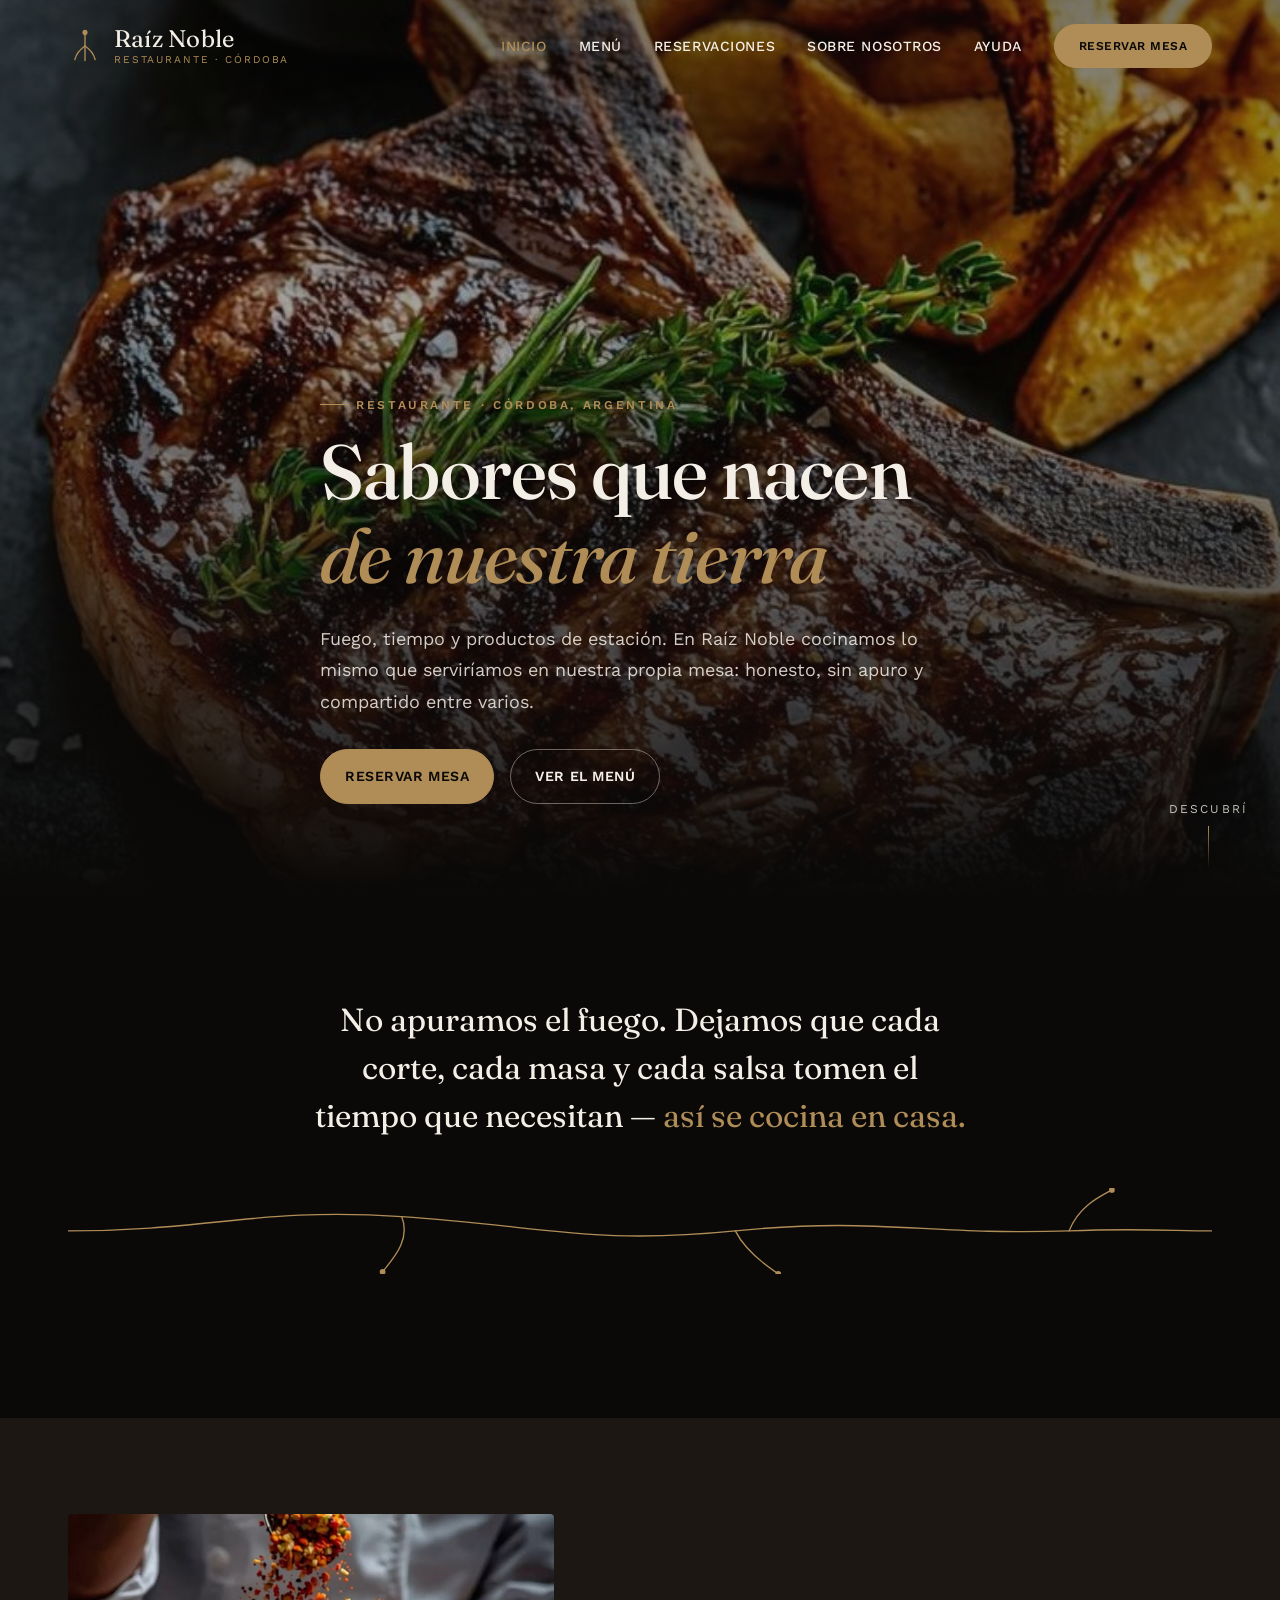
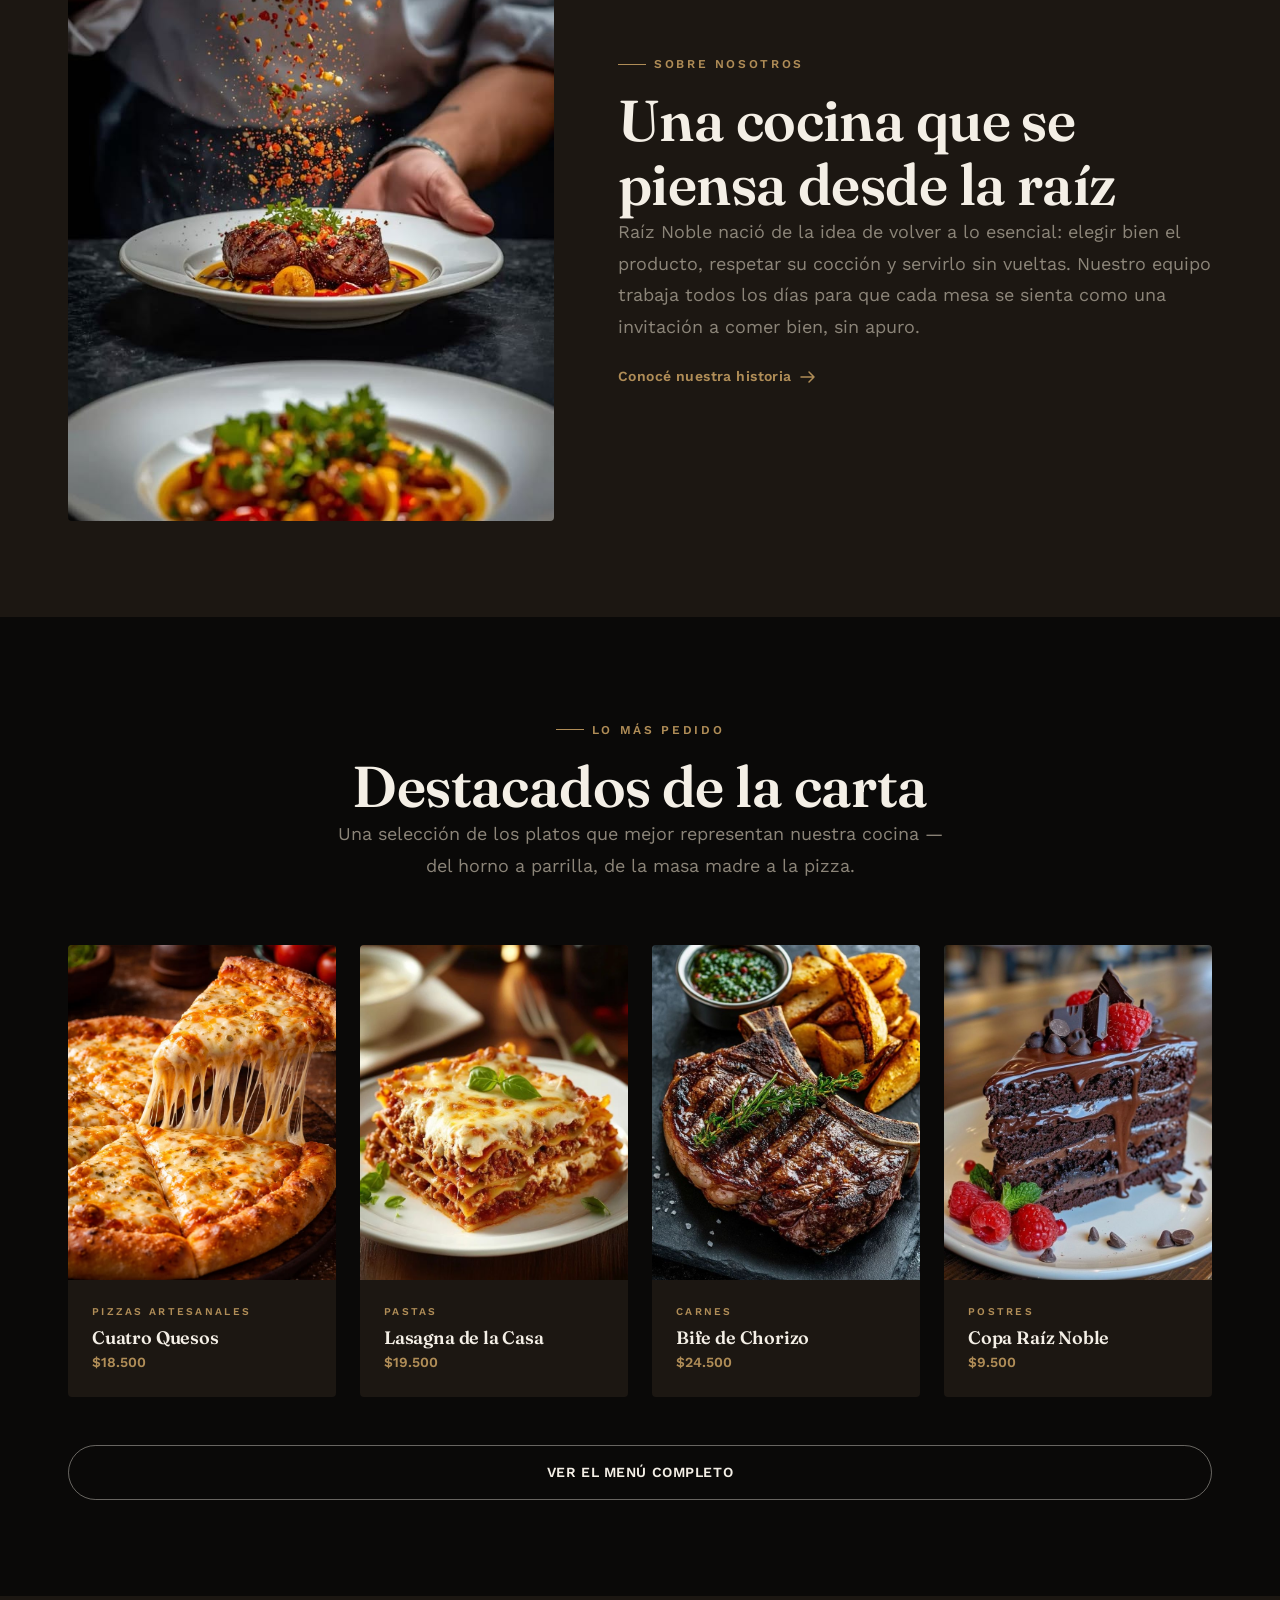
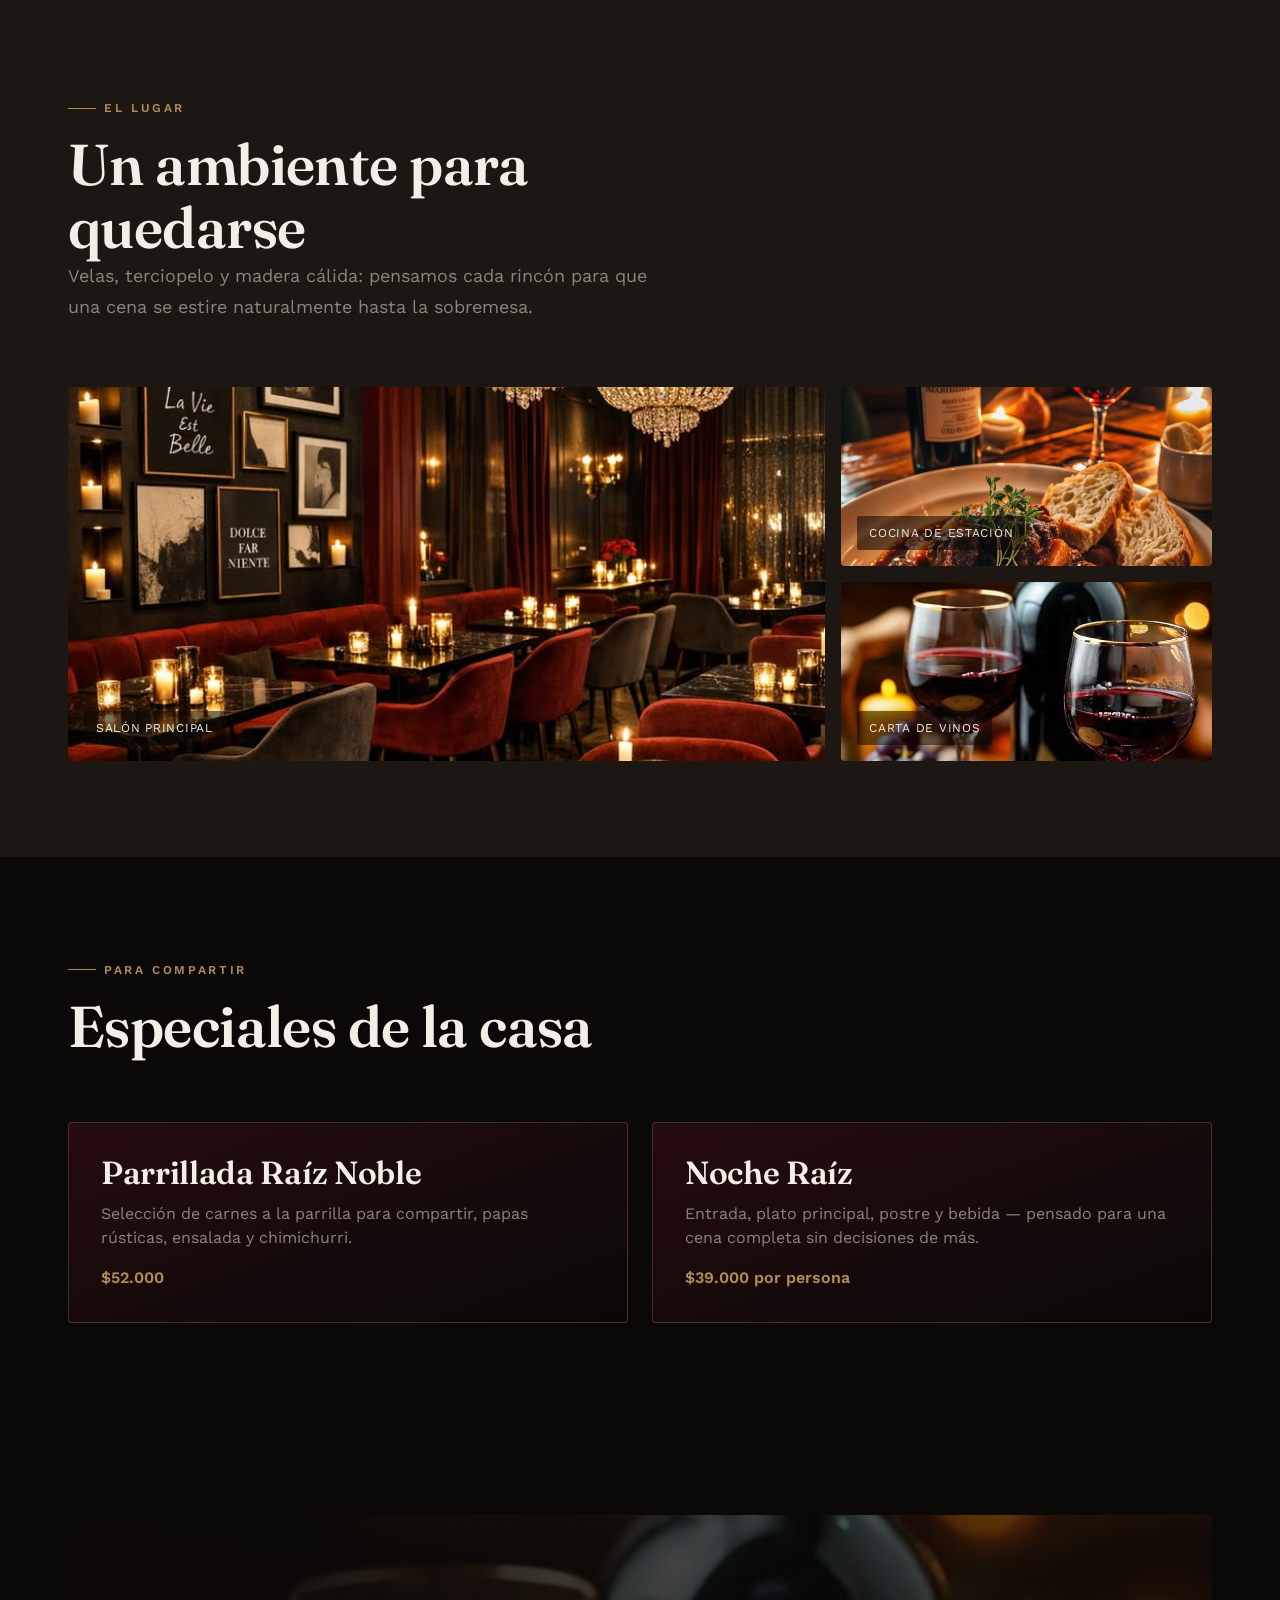
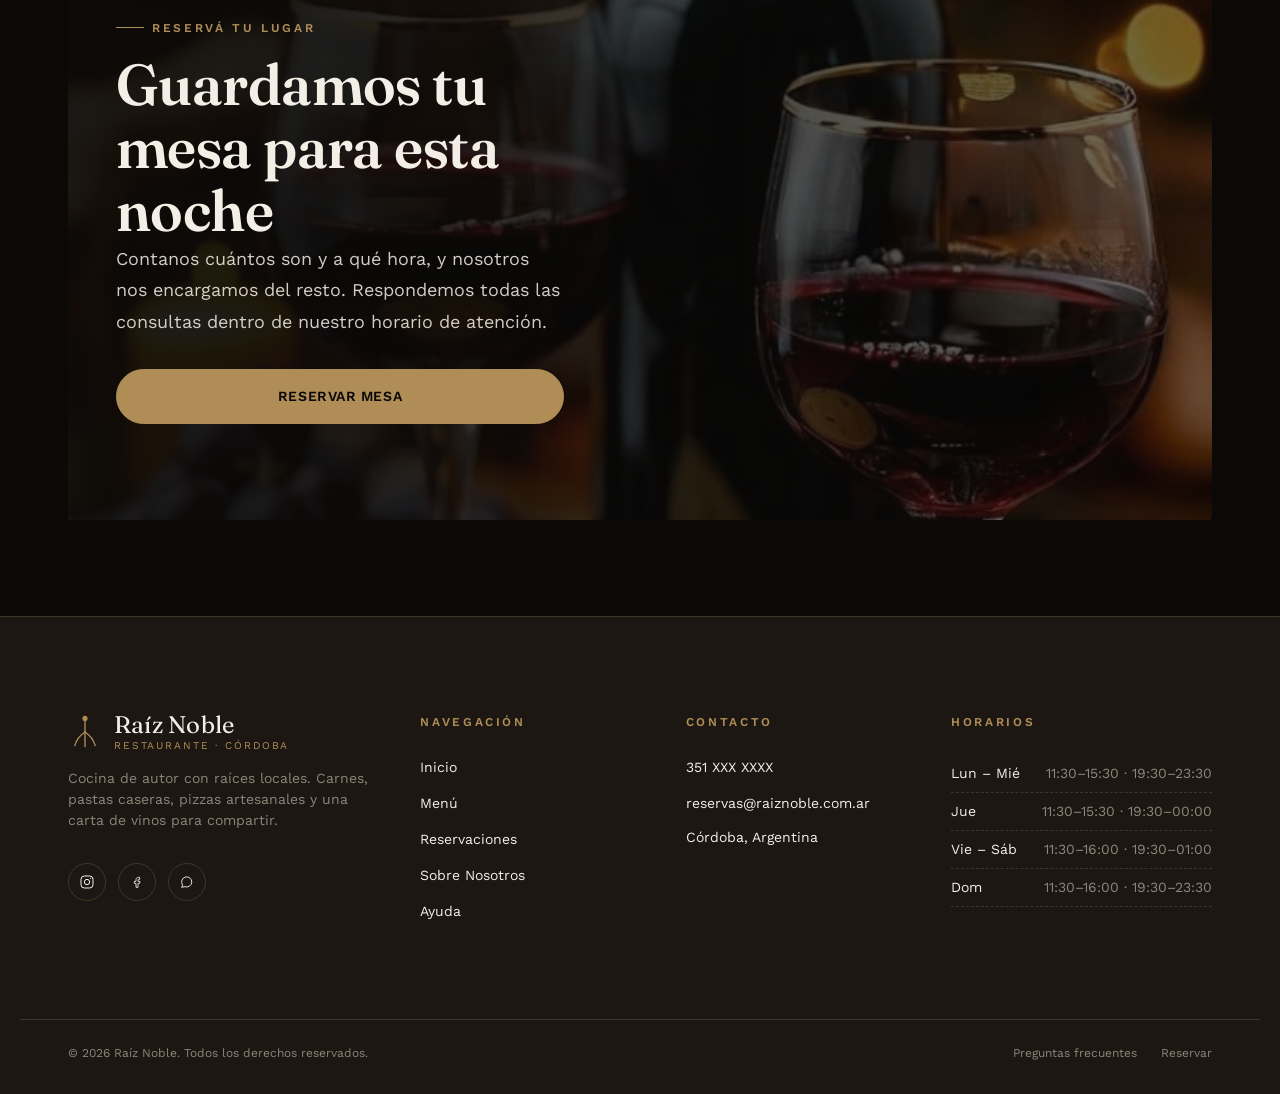
<file: index.html>
<!DOCTYPE html>
<html lang="es-AR">
<head>
  <meta charset="UTF-8">
  <meta name="viewport" content="width=device-width, initial-scale=1.0">
  <title>Raíz Noble — Cocina de autor en Córdoba | Reservá tu mesa</title>
  <meta name="description" content="Raíz Noble es un restaurante en Córdoba, Argentina, con cocina de autor: carnes a la parrilla, pastas caseras, pizzas artesanales y una carta de vinos pensada para compartir. Reservá tu mesa online.">
  <meta name="keywords" content="restaurante Córdoba, Raíz Noble, parrilla, cocina de autor, reservas restaurante, pastas caseras, pizza artesanal">
  <meta name="author" content="Raíz Noble">
  <meta name="robots" content="index, follow">
  <link rel="canonical" href="https://www.raiznoble.com.ar/">

  <!-- Open Graph -->
  <meta property="og:type" content="restaurant.restaurant">
  <meta property="og:site_name" content="Raíz Noble">
  <meta property="og:title" content="Raíz Noble — Sabores que nacen de nuestra tierra">
  <meta property="og:description" content="Cocina de autor, parrilla y ambiente cálido en el corazón de Córdoba. Reservá tu mesa en minutos.">
  <meta property="og:image" content="assets/img/hero-bife.webp">
  <meta property="og:locale" content="es_AR">
  <meta property="og:url" content="https://www.raiznoble.com.ar/">

  <!-- Twitter Card -->
  <meta name="twitter:card" content="summary_large_image">
  <meta name="twitter:title" content="Raíz Noble — Sabores que nacen de nuestra tierra">
  <meta name="twitter:description" content="Cocina de autor, parrilla y ambiente cálido en el corazón de Córdoba.">
  <meta name="twitter:image" content="assets/img/hero-bife.webp">

  <link rel="icon" type="image/svg+xml" href="assets/img/favicon.svg">

  <link rel="preconnect" href="https://fonts.googleapis.com">
  <link rel="preconnect" href="https://fonts.gstatic.com" crossorigin>
  <link href="https://fonts.googleapis.com/css2?family=Fraunces:ital,opsz,wght@0,9..144,400;0,9..144,500;0,9..144,600;1,9..144,500&family=Work+Sans:wght@400;500;600;700&display=swap" rel="stylesheet">

  <link rel="stylesheet" href="assets/css/main.css">
  <noscript><style>.reveal, .divisor-raiz { opacity: 1 !important; transform: none !important; } .reveal path, .divisor-raiz path { stroke-dashoffset: 0 !important; } .divisor-raiz circle { opacity: 1 !important; }</style></noscript>

  <script type="application/ld+json">
  {
    "@context": "https://schema.org",
    "@type": "Restaurant",
    "name": "Raíz Noble",
    "servesCuisine": ["Argentina", "Parrilla", "Italiana", "Cocina de autor"],
    "priceRange": "$$",
    "address": {
      "@type": "PostalAddress",
      "addressLocality": "Córdoba",
      "addressCountry": "AR"
    },
    "telephone": "+54-351-XXX-XXXX",
    "acceptsReservations": "True",
    "openingHoursSpecification": [
      { "@type": "OpeningHoursSpecification", "dayOfWeek": ["Monday","Tuesday","Wednesday"], "opens": "11:30", "closes": "23:30" },
      { "@type": "OpeningHoursSpecification", "dayOfWeek": "Thursday", "opens": "11:30", "closes": "00:00" },
      { "@type": "OpeningHoursSpecification", "dayOfWeek": "Friday", "opens": "11:30", "closes": "01:00" },
      { "@type": "OpeningHoursSpecification", "dayOfWeek": "Saturday", "opens": "11:30", "closes": "01:00" },
      { "@type": "OpeningHoursSpecification", "dayOfWeek": "Sunday", "opens": "11:30", "closes": "23:30" }
    ]
  }
  </script>
</head>
<body>
  <a class="sr-only" href="#contenido-principal">Saltar al contenido principal</a>

  <!-- ============ HEADER ============ -->
  <header class="header" data-header>
    <div class="header__inner">
      <a class="marca" href="index.html">
        <svg class="marca__icono" viewBox="0 0 40 40" fill="none" aria-hidden="true" focusable="false">
          <path d="M20 4 L20 20" stroke="currentColor" stroke-width="1.6" stroke-linecap="round"/>
          <path d="M20 20 C14 24 10 28 8 36" stroke="currentColor" stroke-width="1.6" stroke-linecap="round"/>
          <path d="M20 20 C26 24 30 28 32 36" stroke="currentColor" stroke-width="1.6" stroke-linecap="round"/>
          <path d="M20 20 C20 26 20 31 20 37" stroke="currentColor" stroke-width="1.6" stroke-linecap="round"/>
          <circle cx="20" cy="4" r="3" fill="currentColor"/>
        </svg>
        <span class="marca__texto">
          <span class="marca__nombre">Raíz Noble</span>
          <span class="marca__lema">Restaurante · Córdoba</span>
        </span>
      </a>

      <button class="nav-toggle" data-nav-toggle type="button" aria-expanded="false" aria-controls="nav-principal" aria-label="Abrir menú de navegación">
        <span class="nav-toggle__linea"></span>
      </button>

      <nav class="nav" id="nav-principal" data-nav aria-label="Navegación principal">
        <ul class="nav__lista">
          <li><a class="nav__link" href="index.html" aria-current="page">Inicio</a></li>
          <li><a class="nav__link" href="pages/menu.html">Menú</a></li>
          <li><a class="nav__link" href="pages/reservaciones.html">Reservaciones</a></li>
          <li><a class="nav__link" href="pages/sobre-nosotros.html">Sobre Nosotros</a></li>
          <li><a class="nav__link" href="pages/ayuda.html">Ayuda</a></li>
          <li class="nav__cta"><a class="boton boton--sm" href="pages/reservaciones.html">Reservar mesa</a></li>
        </ul>
      </nav>
    </div>
  </header>

  <main id="contenido-principal">
    <!-- ============ HERO ============ -->
    <section class="hero">
      <div class="hero__media">
        <img src="assets/img/hero-bife.webp" alt="Bife de chorizo grillado con papas rústicas y chimichurri, servido sobre pizarra negra" width="1200" height="1600" fetchpriority="high">
      </div>
      <div class="hero__degrade" aria-hidden="true"></div>
      <div class="hero__contenido">
        <p class="eyebrow">Restaurante · Córdoba, Argentina</p>
        <h1 class="hero__titulo">Sabores que nacen <em>de nuestra tierra</em></h1>
        <p class="lead" style="color: rgba(244,239,230,.85);">Fuego, tiempo y productos de estación. En Raíz Noble cocinamos lo mismo que serviríamos en nuestra propia mesa: honesto, sin apuro y compartido entre varios.</p>
        <div class="hero__acciones">
          <a class="boton" href="pages/reservaciones.html">Reservar mesa</a>
          <a class="boton boton--fantasma" href="pages/menu.html">Ver el menú</a>
        </div>
      </div>
      <div class="scroll-indicador indicador-scroll" aria-hidden="true">
        <span>Descubrí</span>
        <span class="scroll-indicador__linea"></span>
      </div>
    </section>

    <!-- ============ MANIFIESTO ============ -->
    <section class="seccion">
      <div class="manifiesto reveal">
        <p>No apuramos el fuego. Dejamos que cada corte, cada masa y cada salsa tomen el tiempo que necesitan — <span class="texto-acento">así se cocina en casa.</span></p>
      </div>
      <svg class="divisor-raiz contenedor" viewBox="0 0 1200 90" preserveAspectRatio="none" aria-hidden="true" focusable="false">
        <path d="M0,45 C150,45 200,20 350,30 C500,40 550,60 700,45 C850,30 900,50 1050,45 C1120,42 1160,45 1200,45"/>
        <path d="M350,30 C360,55 340,75 330,88"/>
        <path d="M700,45 C710,65 730,80 745,90"/>
        <path d="M1050,45 C1060,20 1080,10 1095,2"/>
        <circle cx="330" cy="88" r="3"/>
        <circle cx="745" cy="90" r="3"/>
        <circle cx="1095" cy="2" r="3"/>
      </svg>
    </section>

    <!-- ============ SOBRE NOSOTROS (preview) ============ -->
    <section class="seccion seccion--alterna">
      <div class="contenedor">
        <div class="bloque-historia">
          <div class="bloque-historia__imagen reveal">
            <img src="assets/img/chef-condimentando.webp" alt="Chef de Raíz Noble condimentando un plato con una mezcla de especias frente al comensal" width="736" height="1308" loading="lazy">
          </div>
          <div class="reveal reveal-retraso-2">
            <p class="eyebrow">Sobre nosotros</p>
            <h2>Una cocina que se piensa desde la raíz</h2>
            <p class="lead">Raíz Noble nació de la idea de volver a lo esencial: elegir bien el producto, respetar su cocción y servirlo sin vueltas. Nuestro equipo trabaja todos los días para que cada mesa se sienta como una invitación a comer bien, sin apuro.</p>
            <a class="enlace-flecha" href="pages/sobre-nosotros.html" style="margin-top: 1.5rem;">
              Conocé nuestra historia
              <svg viewBox="0 0 16 16" fill="none" aria-hidden="true"><path d="M1 8h13M9 3l5 5-5 5" stroke="currentColor" stroke-width="1.5" stroke-linecap="round" stroke-linejoin="round"/></svg>
            </a>
          </div>
        </div>
      </div>
    </section>

    <!-- ============ DESTACADOS DEL MENÚ ============ -->
    <section class="seccion">
      <div class="contenedor">
        <div class="encabezado-seccion encabezado-seccion--centrado reveal">
          <p class="eyebrow" style="justify-content: center;">Lo más pedido</p>
          <h2>Destacados de la carta</h2>
          <p class="lead" style="margin-inline: auto;">Una selección de los platos que mejor representan nuestra cocina — del horno a parrilla, de la masa madre a la pizza.</p>
        </div>

        <div class="grilla-platos">
          <article class="tarjeta-plato reveal reveal-retraso-1">
            <div class="tarjeta-plato__imagen">
              <img src="assets/img/pizza-queso.webp" alt="Pizza artesanal de cuatro quesos recién horneada, con hilos de queso derretido" width="736" height="1308" loading="lazy">
            </div>
            <div class="tarjeta-plato__cuerpo">
              <p class="tarjeta-plato__categoria">Pizzas artesanales</p>
              <h3 class="tarjeta-plato__nombre">Cuatro Quesos</h3>
              <p class="tarjeta-plato__precio">$18.500</p>
            </div>
          </article>

          <article class="tarjeta-plato reveal reveal-retraso-2">
            <div class="tarjeta-plato__imagen">
              <img src="assets/img/lasagna.webp" alt="Porción de lasagna casera con capas de carne, salsa bolognesa y queso gratinado" width="640" height="800" loading="lazy">
            </div>
            <div class="tarjeta-plato__cuerpo">
              <p class="tarjeta-plato__categoria">Pastas</p>
              <h3 class="tarjeta-plato__nombre">Lasagna de la Casa</h3>
              <p class="tarjeta-plato__precio">$19.500</p>
            </div>
          </article>

          <article class="tarjeta-plato reveal reveal-retraso-3">
            <div class="tarjeta-plato__imagen">
              <img src="assets/img/hero-bife.webp" alt="Bife de chorizo grillado con papas rústicas, servido con chimichurri" width="1200" height="1600" loading="lazy">
            </div>
            <div class="tarjeta-plato__cuerpo">
              <p class="tarjeta-plato__categoria">Carnes</p>
              <h3 class="tarjeta-plato__nombre">Bife de Chorizo</h3>
              <p class="tarjeta-plato__precio">$24.500</p>
            </div>
          </article>

          <article class="tarjeta-plato reveal reveal-retraso-4">
            <div class="tarjeta-plato__imagen">
              <img src="assets/img/torta-chocolate.webp" alt="Porción de torta de chocolate de cuatro capas con frambuesas frescas" width="736" height="1308" loading="lazy">
            </div>
            <div class="tarjeta-plato__cuerpo">
              <p class="tarjeta-plato__categoria">Postres</p>
              <h3 class="tarjeta-plato__nombre">Copa Raíz Noble</h3>
              <p class="tarjeta-plato__precio">$9.500</p>
            </div>
          </article>
        </div>

        <div style="text-align: center; margin-top: 3rem;">
          <a class="boton boton--fantasma" href="pages/menu.html">Ver el menú completo</a>
        </div>
      </div>
    </section>

    <!-- ============ AMBIENTE ============ -->
    <section class="seccion seccion--alterna">
      <div class="contenedor">
        <div class="encabezado-seccion reveal">
          <p class="eyebrow">El lugar</p>
          <h2>Un ambiente para quedarse</h2>
          <p class="lead">Velas, terciopelo y madera cálida: pensamos cada rincón para que una cena se estire naturalmente hasta la sobremesa.</p>
        </div>

        <div class="galeria reveal">
          <figure class="galeria__item galeria__item--grande">
            <img src="assets/img/salon-restaurante.webp" alt="Salón principal de Raíz Noble con lámparas de araña, sillones de terciopelo y velas encendidas" loading="lazy">
            <figcaption>Salón principal</figcaption>
          </figure>
          <figure class="galeria__item galeria__item--chico">
            <img src="assets/img/estofado-vino.webp" alt="Estofado de carne con vegetales, pan artesanal y copa de vino tinto" loading="lazy">
            <figcaption>Cocina de estación</figcaption>
          </figure>
          <figure class="galeria__item galeria__item--chico">
            <img src="assets/img/vino-malbec.webp" alt="Copas de vino tinto Malbec junto a una tabla de quesos y uvas" loading="lazy">
            <figcaption>Carta de vinos</figcaption>
          </figure>
        </div>
      </div>
    </section>

    <!-- ============ ESPECIALES DE LA CASA ============ -->
    <section class="seccion">
      <div class="contenedor">
        <div class="encabezado-seccion reveal">
          <p class="eyebrow">Para compartir</p>
          <h2>Especiales de la casa</h2>
        </div>

        <div class="grilla-especiales reveal">
          <article class="tarjeta-especial">
            <h3 class="tarjeta-especial__nombre">Parrillada Raíz Noble</h3>
            <p class="texto-atenuado">Selección de carnes a la parrilla para compartir, papas rústicas, ensalada y chimichurri.</p>
            <span class="tarjeta-especial__precio">$52.000</span>
          </article>
          <article class="tarjeta-especial">
            <h3 class="tarjeta-especial__nombre">Noche Raíz</h3>
            <p class="texto-atenuado">Entrada, plato principal, postre y bebida — pensado para una cena completa sin decisiones de más.</p>
            <span class="tarjeta-especial__precio">$39.000 por persona</span>
          </article>
        </div>
      </div>
    </section>

    <!-- ============ BANNER RESERVA ============ -->
    <section class="seccion">
      <div class="contenedor">
        <div class="banner-reserva reveal">
          <div class="banner-reserva__media">
            <img src="assets/img/vino-malbec.webp" alt="Mesa servida con copas de vino tinto, quesos y velas encendidas" loading="lazy">
          </div>
          <div class="banner-reserva__degrade" aria-hidden="true"></div>
          <div class="banner-reserva__contenido">
            <p class="eyebrow">Reservá tu lugar</p>
            <h2>Guardamos tu mesa para esta noche</h2>
            <p class="lead" style="color: rgba(244,239,230,.85); margin-bottom: 2rem;">Contanos cuántos son y a qué hora, y nosotros nos encargamos del resto. Respondemos todas las consultas dentro de nuestro horario de atención.</p>
            <a class="boton" href="pages/reservaciones.html">Reservar mesa</a>
          </div>
        </div>
      </div>
    </section>
  </main>

  <!-- ============ FOOTER ============ -->
  <footer class="footer">
    <div class="footer__grid">
      <div class="footer__marca">
        <a class="marca" href="index.html">
          <svg class="marca__icono" viewBox="0 0 40 40" fill="none" aria-hidden="true" focusable="false">
            <path d="M20 4 L20 20" stroke="currentColor" stroke-width="1.6" stroke-linecap="round"/>
            <path d="M20 20 C14 24 10 28 8 36" stroke="currentColor" stroke-width="1.6" stroke-linecap="round"/>
            <path d="M20 20 C26 24 30 28 32 36" stroke="currentColor" stroke-width="1.6" stroke-linecap="round"/>
            <path d="M20 20 C20 26 20 31 20 37" stroke="currentColor" stroke-width="1.6" stroke-linecap="round"/>
            <circle cx="20" cy="4" r="3" fill="currentColor"/>
          </svg>
          <span class="marca__texto">
            <span class="marca__nombre">Raíz Noble</span>
            <span class="marca__lema">Restaurante · Córdoba</span>
          </span>
        </a>
        <p class="footer__descripcion">Cocina de autor con raíces locales. Carnes, pastas caseras, pizzas artesanales y una carta de vinos para compartir.</p>
        <div class="footer__social">
          <a class="footer__social-link" href="https://instagram.com" target="_blank" rel="noopener" aria-label="Raíz Noble en Instagram">
            <svg viewBox="0 0 24 24" fill="none" aria-hidden="true"><rect x="3" y="3" width="18" height="18" rx="5" stroke="currentColor" stroke-width="1.5"/><circle cx="12" cy="12" r="4" stroke="currentColor" stroke-width="1.5"/><circle cx="17.5" cy="6.5" r="1" fill="currentColor"/></svg>
          </a>
          <a class="footer__social-link" href="https://facebook.com" target="_blank" rel="noopener" aria-label="Raíz Noble en Facebook">
            <svg viewBox="0 0 24 24" fill="none" aria-hidden="true"><path d="M14 8h2V5h-2c-2 0-3.5 1.4-3.5 3.5V11H8v3h2.5v6h3v-6H16l.5-3h-3V8.7c0-.4.3-.7.5-.7Z" stroke="currentColor" stroke-width="1.3" stroke-linejoin="round"/></svg>
          </a>
          <a class="footer__social-link" href="https://wa.me/54351XXXXXXX" target="_blank" rel="noopener" aria-label="Escribinos por WhatsApp">
            <svg viewBox="0 0 24 24" fill="none" aria-hidden="true"><path d="M4 20l1.3-3.8A7.6 7.6 0 1 1 8.9 19L4 20Z" stroke="currentColor" stroke-width="1.4" stroke-linejoin="round"/></svg>
          </a>
        </div>
      </div>

      <nav aria-label="Enlaces del sitio">
        <p class="footer__titulo">Navegación</p>
        <ul class="footer__lista">
          <li><a class="footer__link" href="index.html">Inicio</a></li>
          <li><a class="footer__link" href="pages/menu.html">Menú</a></li>
          <li><a class="footer__link" href="pages/reservaciones.html">Reservaciones</a></li>
          <li><a class="footer__link" href="pages/sobre-nosotros.html">Sobre Nosotros</a></li>
          <li><a class="footer__link" href="pages/ayuda.html">Ayuda</a></li>
        </ul>
      </nav>

      <div>
        <p class="footer__titulo">Contacto</p>
        <ul class="footer__lista">
          <li><a class="footer__link" href="tel:+54351XXXXXXX">351 XXX XXXX</a></li>
          <li><a class="footer__link" href="mailto:reservas@raiznoble.com.ar">reservas@raiznoble.com.ar</a></li>
          <li class="footer__link" style="cursor: default;">Córdoba, Argentina</li>
        </ul>
      </div>

      <div>
        <p class="footer__titulo">Horarios</p>
        <div class="horario-lista">
          <div class="horario-lista__fila"><span class="horario-lista__dia">Lun – Mié</span><span class="horario-lista__hora">11:30–15:30 · 19:30–23:30</span></div>
          <div class="horario-lista__fila"><span class="horario-lista__dia">Jue</span><span class="horario-lista__hora">11:30–15:30 · 19:30–00:00</span></div>
          <div class="horario-lista__fila"><span class="horario-lista__dia">Vie – Sáb</span><span class="horario-lista__hora">11:30–16:00 · 19:30–01:00</span></div>
          <div class="horario-lista__fila"><span class="horario-lista__dia">Dom</span><span class="horario-lista__hora">11:30–16:00 · 19:30–23:30</span></div>
        </div>
      </div>
    </div>

    <div class="footer__base">
      <p>&copy; <span data-anio>2026</span> Raíz Noble. Todos los derechos reservados.</p>
      <div class="footer__base-links">
        <a href="pages/ayuda.html">Preguntas frecuentes</a>
        <a href="pages/reservaciones.html">Reservar</a>
      </div>
    </div>
  </footer>

  <script src="assets/js/main.js" defer></script>
</body>
</html>
</file>
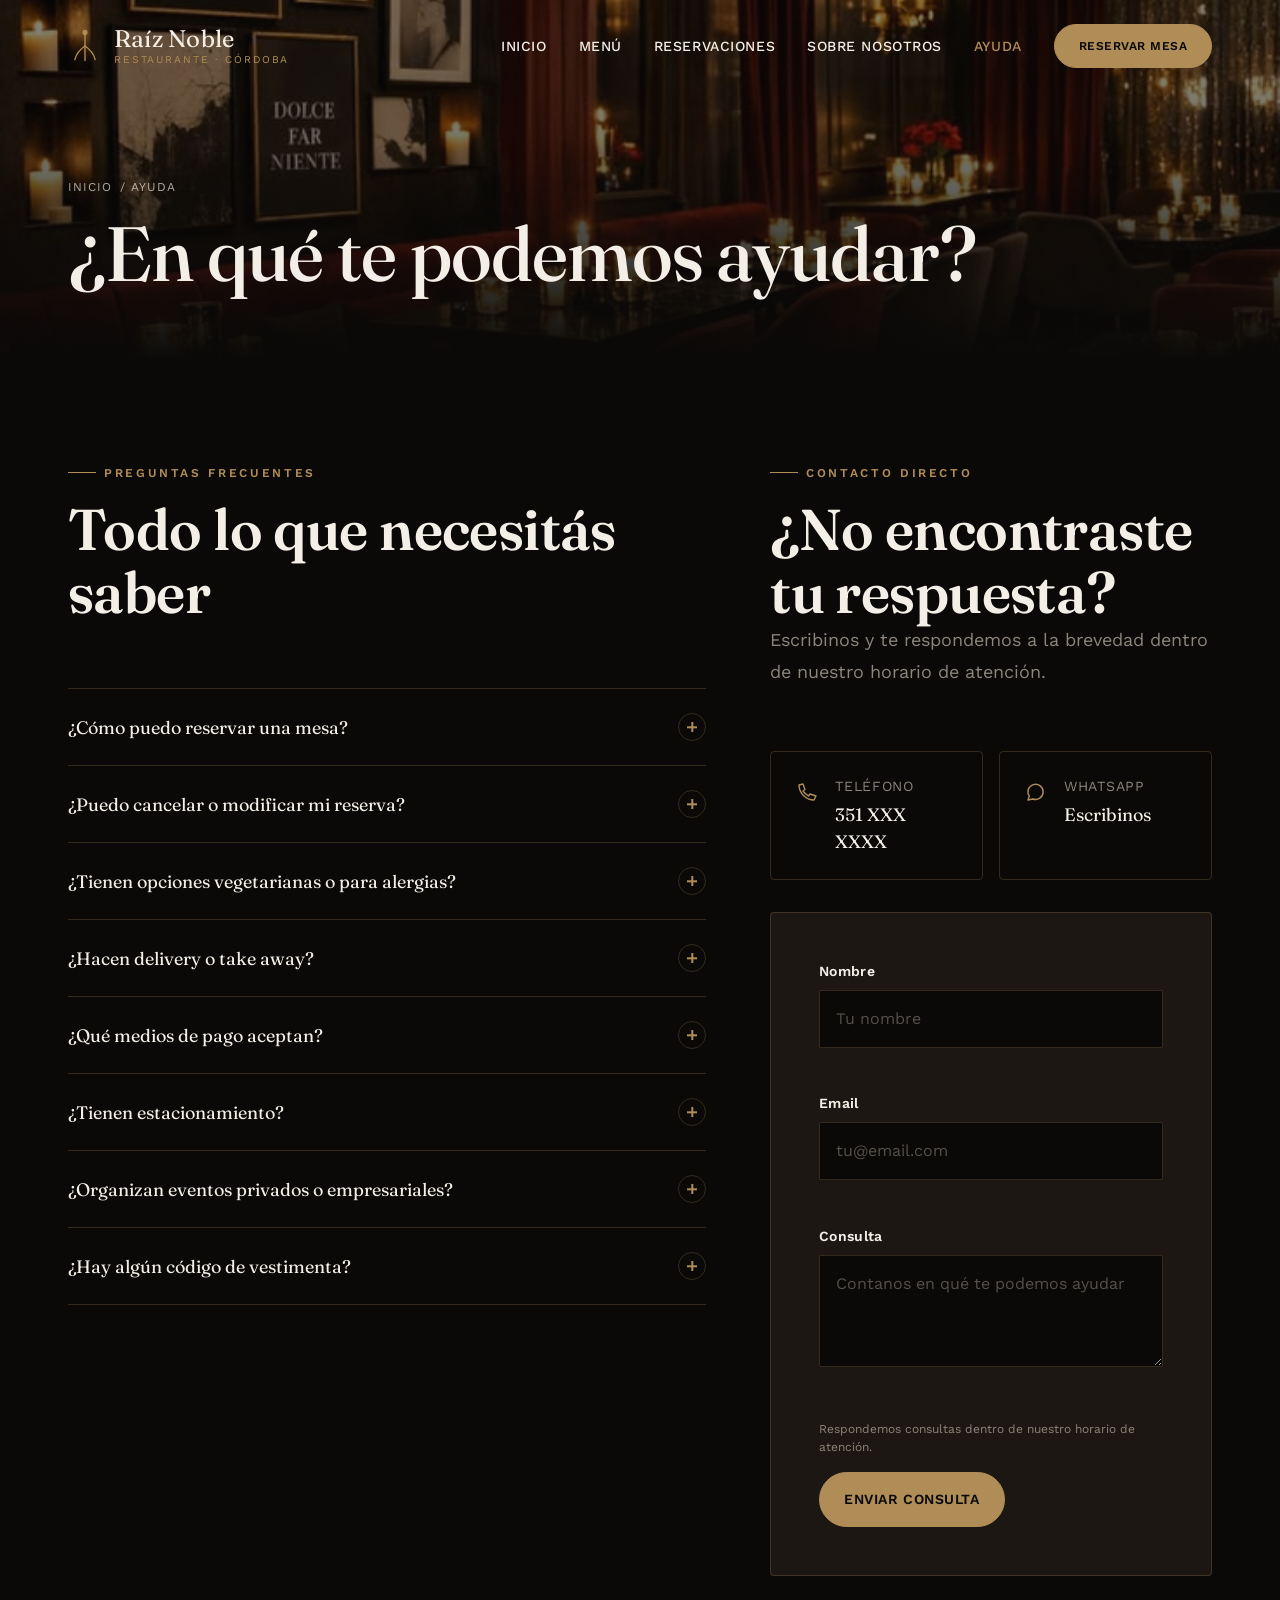
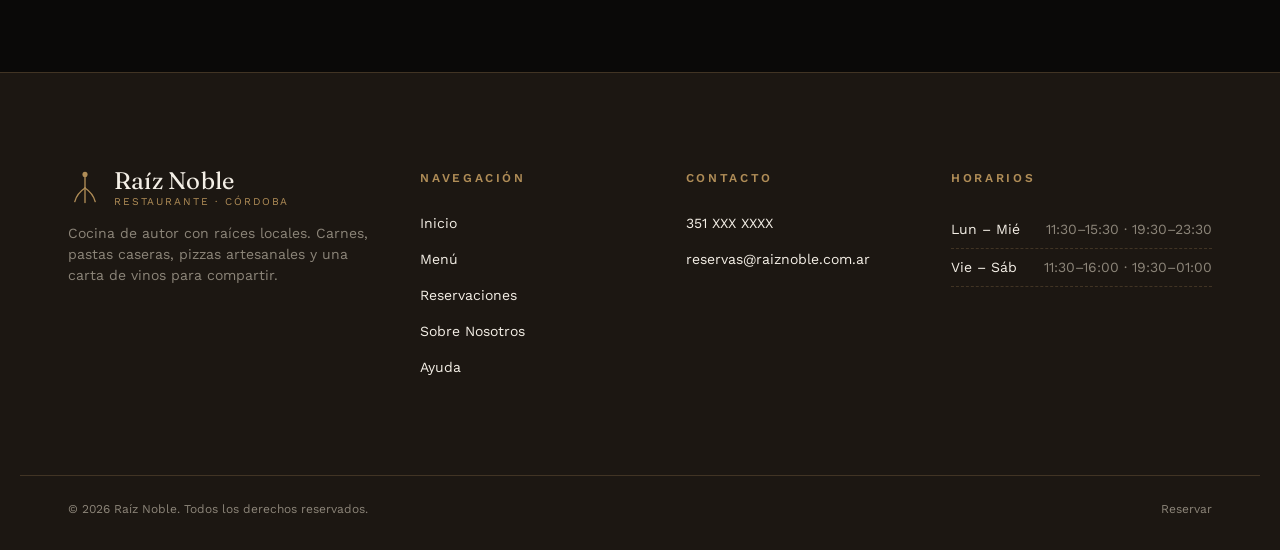
<file: pages/ayuda.html>
<!DOCTYPE html>
<html lang="es-AR">
<head>
  <meta charset="UTF-8">
  <meta name="viewport" content="width=device-width, initial-scale=1.0">
  <title>Ayuda — Raíz Noble | Preguntas frecuentes y contacto</title>
  <meta name="description" content="Respuestas a las preguntas más frecuentes sobre reservas, cancelaciones, opciones vegetarianas, delivery, medios de pago y eventos privados en Raíz Noble.">
  <meta name="robots" content="index, follow">
  <link rel="canonical" href="https://www.raiznoble.com.ar/pages/ayuda.html">

  <meta property="og:type" content="website">
  <meta property="og:site_name" content="Raíz Noble">
  <meta property="og:title" content="Ayuda — Raíz Noble">
  <meta property="og:description" content="Preguntas frecuentes y contacto directo con Raíz Noble.">
  <meta property="og:image" content="../assets/img/salon-restaurante.webp">
  <meta property="og:locale" content="es_AR">

  <link rel="icon" type="image/svg+xml" href="../assets/img/favicon.svg">

  <link rel="preconnect" href="https://fonts.googleapis.com">
  <link rel="preconnect" href="https://fonts.gstatic.com" crossorigin>
  <link href="https://fonts.googleapis.com/css2?family=Fraunces:ital,opsz,wght@0,9..144,400;0,9..144,500;0,9..144,600;1,9..144,500&family=Work+Sans:wght@400;500;600;700&display=swap" rel="stylesheet">

  <link rel="stylesheet" href="../assets/css/main.css">
  <noscript><style>.reveal, .divisor-raiz { opacity: 1 !important; transform: none !important; } .reveal path, .divisor-raiz path { stroke-dashoffset: 0 !important; } .divisor-raiz circle { opacity: 1 !important; }</style></noscript>

  <script type="application/ld+json">
  {
    "@context": "https://schema.org",
    "@type": "FAQPage",
    "mainEntity": [
      { "@type": "Question", "name": "¿Cómo puedo reservar una mesa?", "acceptedAnswer": { "@type": "Answer", "text": "Podés reservar completando el formulario en la sección Reservaciones, o llamándonos por teléfono dentro de nuestro horario de atención." } },
      { "@type": "Question", "name": "¿Tienen opciones vegetarianas?", "acceptedAnswer": { "@type": "Answer", "text": "Sí, contamos con alternativas vegetarianas marcadas en el menú y opciones adaptables según disponibilidad." } },
      { "@type": "Question", "name": "¿Hacen delivery o take away?", "acceptedAnswer": { "@type": "Answer", "text": "Ofrecemos take away durante todo nuestro horario de cocina. Para delivery, te recomendamos consultar disponibilidad por teléfono." } }
    ]
  }
  </script>
</head>
<body>
  <a class="sr-only" href="#contenido-principal">Saltar al contenido principal</a>

  <header class="header" data-header>
    <div class="header__inner">
      <a class="marca" href="../index.html">
        <svg class="marca__icono" viewBox="0 0 40 40" fill="none" aria-hidden="true" focusable="false">
          <path d="M20 4 L20 20" stroke="currentColor" stroke-width="1.6" stroke-linecap="round"/>
          <path d="M20 20 C14 24 10 28 8 36" stroke="currentColor" stroke-width="1.6" stroke-linecap="round"/>
          <path d="M20 20 C26 24 30 28 32 36" stroke="currentColor" stroke-width="1.6" stroke-linecap="round"/>
          <path d="M20 20 C20 26 20 31 20 37" stroke="currentColor" stroke-width="1.6" stroke-linecap="round"/>
          <circle cx="20" cy="4" r="3" fill="currentColor"/>
        </svg>
        <span class="marca__texto">
          <span class="marca__nombre">Raíz Noble</span>
          <span class="marca__lema">Restaurante · Córdoba</span>
        </span>
      </a>
      <button class="nav-toggle" data-nav-toggle type="button" aria-expanded="false" aria-controls="nav-principal" aria-label="Abrir menú de navegación">
        <span class="nav-toggle__linea"></span>
      </button>
      <nav class="nav" id="nav-principal" data-nav aria-label="Navegación principal">
        <ul class="nav__lista">
          <li><a class="nav__link" href="../index.html">Inicio</a></li>
          <li><a class="nav__link" href="menu.html">Menú</a></li>
          <li><a class="nav__link" href="reservaciones.html">Reservaciones</a></li>
          <li><a class="nav__link" href="sobre-nosotros.html">Sobre Nosotros</a></li>
          <li><a class="nav__link" href="ayuda.html" aria-current="page">Ayuda</a></li>
          <li class="nav__cta"><a class="boton boton--sm" href="reservaciones.html">Reservar mesa</a></li>
        </ul>
      </nav>
    </div>
  </header>

  <main id="contenido-principal">
    <section class="pagina-hero" style="min-height: 40vh;">
      <div class="pagina-hero__media">
        <img src="../assets/img/salon-restaurante.webp" alt="Salón de Raíz Noble con velas encendidas y luz cálida" width="736" height="1308" fetchpriority="high">
      </div>
      <div class="pagina-hero__degrade" aria-hidden="true"></div>
      <div class="pagina-hero__contenido">
        <p class="pagina-hero__migas"><a href="../index.html">Inicio</a> / Ayuda</p>
        <h1>¿En qué te podemos ayudar?</h1>
      </div>
    </section>

    <section class="seccion">
      <div class="contenedor">
        <div class="ayuda-layout">

          <div>
            <div class="encabezado-seccion reveal">
              <p class="eyebrow">Preguntas frecuentes</p>
              <h2>Todo lo que necesitás saber</h2>
            </div>

            <div class="acordeon reveal">
              <div class="acordeon-item" data-acordeon-item>
                <button class="acordeon-item__pregunta" data-acordeon-pregunta type="button" aria-expanded="false">
                  <span>¿Cómo puedo reservar una mesa?</span>
                  <span class="acordeon-item__icono" aria-hidden="true"></span>
                </button>
                <div class="acordeon-item__respuesta"><div><p>Podés reservar completando el formulario en la sección Reservaciones, o llamándonos al 351 XXX XXXX dentro de nuestro horario de atención. Te confirmamos por teléfono o email.</p></div></div>
              </div>

              <div class="acordeon-item" data-acordeon-item>
                <button class="acordeon-item__pregunta" data-acordeon-pregunta type="button" aria-expanded="false">
                  <span>¿Puedo cancelar o modificar mi reserva?</span>
                  <span class="acordeon-item__icono" aria-hidden="true"></span>
                </button>
                <div class="acordeon-item__respuesta"><div><p>Sí, escribinos o llamanos con la mayor anticipación posible para liberar la mesa y ayudar a otros comensales. No cobramos penalidad por cancelación.</p></div></div>
              </div>

              <div class="acordeon-item" data-acordeon-item>
                <button class="acordeon-item__pregunta" data-acordeon-pregunta type="button" aria-expanded="false">
                  <span>¿Tienen opciones vegetarianas o para alergias?</span>
                  <span class="acordeon-item__icono" aria-hidden="true"></span>
                </button>
                <div class="acordeon-item__respuesta"><div><p>Sí, contamos con alternativas vegetarianas marcadas en el menú con el ícono "V" y opciones adaptables según disponibilidad. Contale a tu mozo sobre cualquier alergia antes de pedir.</p></div></div>
              </div>

              <div class="acordeon-item" data-acordeon-item>
                <button class="acordeon-item__pregunta" data-acordeon-pregunta type="button" aria-expanded="false">
                  <span>¿Hacen delivery o take away?</span>
                  <span class="acordeon-item__icono" aria-hidden="true"></span>
                </button>
                <div class="acordeon-item__respuesta"><div><p>Ofrecemos take away durante todo nuestro horario de cocina. Para delivery, te recomendamos consultarnos disponibilidad por teléfono según la zona.</p></div></div>
              </div>

              <div class="acordeon-item" data-acordeon-item>
                <button class="acordeon-item__pregunta" data-acordeon-pregunta type="button" aria-expanded="false">
                  <span>¿Qué medios de pago aceptan?</span>
                  <span class="acordeon-item__icono" aria-hidden="true"></span>
                </button>
                <div class="acordeon-item__respuesta"><div><p>Aceptamos efectivo, tarjetas de débito y crédito, y las principales billeteras virtuales. Consultá promociones bancarias vigentes con tu mozo.</p></div></div>
              </div>

              <div class="acordeon-item" data-acordeon-item>
                <button class="acordeon-item__pregunta" data-acordeon-pregunta type="button" aria-expanded="false">
                  <span>¿Tienen estacionamiento?</span>
                  <span class="acordeon-item__icono" aria-hidden="true"></span>
                </button>
                <div class="acordeon-item__respuesta"><div><p>Contamos con convenio con un estacionamiento cercano. Preguntá en recepción al llegar para conocer la ubicación exacta.</p></div></div>
              </div>

              <div class="acordeon-item" data-acordeon-item>
                <button class="acordeon-item__pregunta" data-acordeon-pregunta type="button" aria-expanded="false">
                  <span>¿Organizan eventos privados o empresariales?</span>
                  <span class="acordeon-item__icono" aria-hidden="true"></span>
                </button>
                <div class="acordeon-item__respuesta"><div><p>Sí, tenemos espacios para grupos y eventos privados. Escribinos por email contándonos la cantidad de invitados y la fecha, y armamos una propuesta a medida.</p></div></div>
              </div>

              <div class="acordeon-item" data-acordeon-item>
                <button class="acordeon-item__pregunta" data-acordeon-pregunta type="button" aria-expanded="false">
                  <span>¿Hay algún código de vestimenta?</span>
                  <span class="acordeon-item__icono" aria-hidden="true"></span>
                </button>
                <div class="acordeon-item__respuesta"><div><p>No exigimos un código de vestimenta formal, pero recomendamos un estilo casual elegante, especialmente para las cenas de fin de semana.</p></div></div>
              </div>
            </div>
          </div>

          <div>
            <div class="encabezado-seccion reveal">
              <p class="eyebrow">Contacto directo</p>
              <h2>¿No encontraste tu respuesta?</h2>
              <p class="lead">Escribinos y te respondemos a la brevedad dentro de nuestro horario de atención.</p>
            </div>

            <div class="grilla-contacto reveal" style="margin-bottom: 2rem;">
              <div class="tarjeta-info">
                <svg class="tarjeta-info__icono" viewBox="0 0 24 24" fill="none" aria-hidden="true"><path d="M4 5c0 8 7 15 15 15l2-4-6-2-1.5 2C11 14.5 9.5 13 8 11l2-1.5L8 4 4 5Z" stroke="currentColor" stroke-width="1.4" stroke-linejoin="round"/></svg>
                <div>
                  <p class="tarjeta-info__titulo">Teléfono</p>
                  <p class="tarjeta-info__valor"><a href="tel:+54351XXXXXXX">351 XXX XXXX</a></p>
                </div>
              </div>
              <div class="tarjeta-info">
                <svg class="tarjeta-info__icono" viewBox="0 0 24 24" fill="none" aria-hidden="true"><path d="M4 20l1.3-3.8A7.6 7.6 0 1 1 8.9 19L4 20Z" stroke="currentColor" stroke-width="1.4" stroke-linejoin="round"/></svg>
                <div>
                  <p class="tarjeta-info__titulo">WhatsApp</p>
                  <p class="tarjeta-info__valor"><a href="https://wa.me/54351XXXXXXX" target="_blank" rel="noopener">Escribinos</a></p>
                </div>
              </div>
            </div>

            <form class="formulario" data-formulario novalidate>
              <div class="formulario__grid">
                <div class="campo formulario__grupo formulario__grupo--completo" data-campo="nombre">
                  <label class="campo__label" for="nombre-ayuda">Nombre</label>
                  <input class="campo__control" type="text" id="nombre-ayuda" name="nombre" placeholder="Tu nombre" required>
                  <span class="campo__error" data-campo-error></span>
                </div>
                <div class="campo formulario__grupo formulario__grupo--completo" data-campo="email">
                  <label class="campo__label" for="email-ayuda">Email</label>
                  <input class="campo__control" type="email" id="email-ayuda" name="email" placeholder="tu@email.com" required>
                  <span class="campo__error" data-campo-error></span>
                </div>
                <div class="campo formulario__grupo formulario__grupo--completo" data-campo="mensaje">
                  <label class="campo__label" for="mensaje-ayuda">Consulta</label>
                  <textarea class="campo__control" id="mensaje-ayuda" name="mensaje" placeholder="Contanos en qué te podemos ayudar" required></textarea>
                  <span class="campo__error" data-campo-error></span>
                </div>
              </div>
              <div class="formulario__pie">
                <p class="formulario__nota">Respondemos consultas dentro de nuestro horario de atención.</p>
                <button class="boton" type="submit">Enviar consulta</button>
              </div>
              <div class="formulario__mensaje-estado" data-mensaje-estado role="status" aria-live="polite"></div>
            </form>
          </div>

        </div>
      </div>
    </section>
  </main>

  <footer class="footer">
    <div class="footer__grid">
      <div class="footer__marca">
        <a class="marca" href="../index.html">
          <svg class="marca__icono" viewBox="0 0 40 40" fill="none" aria-hidden="true" focusable="false">
            <path d="M20 4 L20 20" stroke="currentColor" stroke-width="1.6" stroke-linecap="round"/>
            <path d="M20 20 C14 24 10 28 8 36" stroke="currentColor" stroke-width="1.6" stroke-linecap="round"/>
            <path d="M20 20 C26 24 30 28 32 36" stroke="currentColor" stroke-width="1.6" stroke-linecap="round"/>
            <path d="M20 20 C20 26 20 31 20 37" stroke="currentColor" stroke-width="1.6" stroke-linecap="round"/>
            <circle cx="20" cy="4" r="3" fill="currentColor"/>
          </svg>
          <span class="marca__texto">
            <span class="marca__nombre">Raíz Noble</span>
            <span class="marca__lema">Restaurante · Córdoba</span>
          </span>
        </a>
        <p class="footer__descripcion">Cocina de autor con raíces locales. Carnes, pastas caseras, pizzas artesanales y una carta de vinos para compartir.</p>
      </div>
      <nav aria-label="Enlaces del sitio">
        <p class="footer__titulo">Navegación</p>
        <ul class="footer__lista">
          <li><a class="footer__link" href="../index.html">Inicio</a></li>
          <li><a class="footer__link" href="menu.html">Menú</a></li>
          <li><a class="footer__link" href="reservaciones.html">Reservaciones</a></li>
          <li><a class="footer__link" href="sobre-nosotros.html">Sobre Nosotros</a></li>
          <li><a class="footer__link" href="ayuda.html">Ayuda</a></li>
        </ul>
      </nav>
      <div>
        <p class="footer__titulo">Contacto</p>
        <ul class="footer__lista">
          <li><a class="footer__link" href="tel:+54351XXXXXXX">351 XXX XXXX</a></li>
          <li><a class="footer__link" href="mailto:reservas@raiznoble.com.ar">reservas@raiznoble.com.ar</a></li>
        </ul>
      </div>
      <div>
        <p class="footer__titulo">Horarios</p>
        <div class="horario-lista">
          <div class="horario-lista__fila"><span class="horario-lista__dia">Lun – Mié</span><span class="horario-lista__hora">11:30–15:30 · 19:30–23:30</span></div>
          <div class="horario-lista__fila"><span class="horario-lista__dia">Vie – Sáb</span><span class="horario-lista__hora">11:30–16:00 · 19:30–01:00</span></div>
        </div>
      </div>
    </div>
    <div class="footer__base">
      <p>&copy; <span data-anio>2026</span> Raíz Noble. Todos los derechos reservados.</p>
      <div class="footer__base-links">
        <a href="reservaciones.html">Reservar</a>
      </div>
    </div>
  </footer>

  <script src="../assets/js/main.js" defer></script>
</body>
</html>
</file>
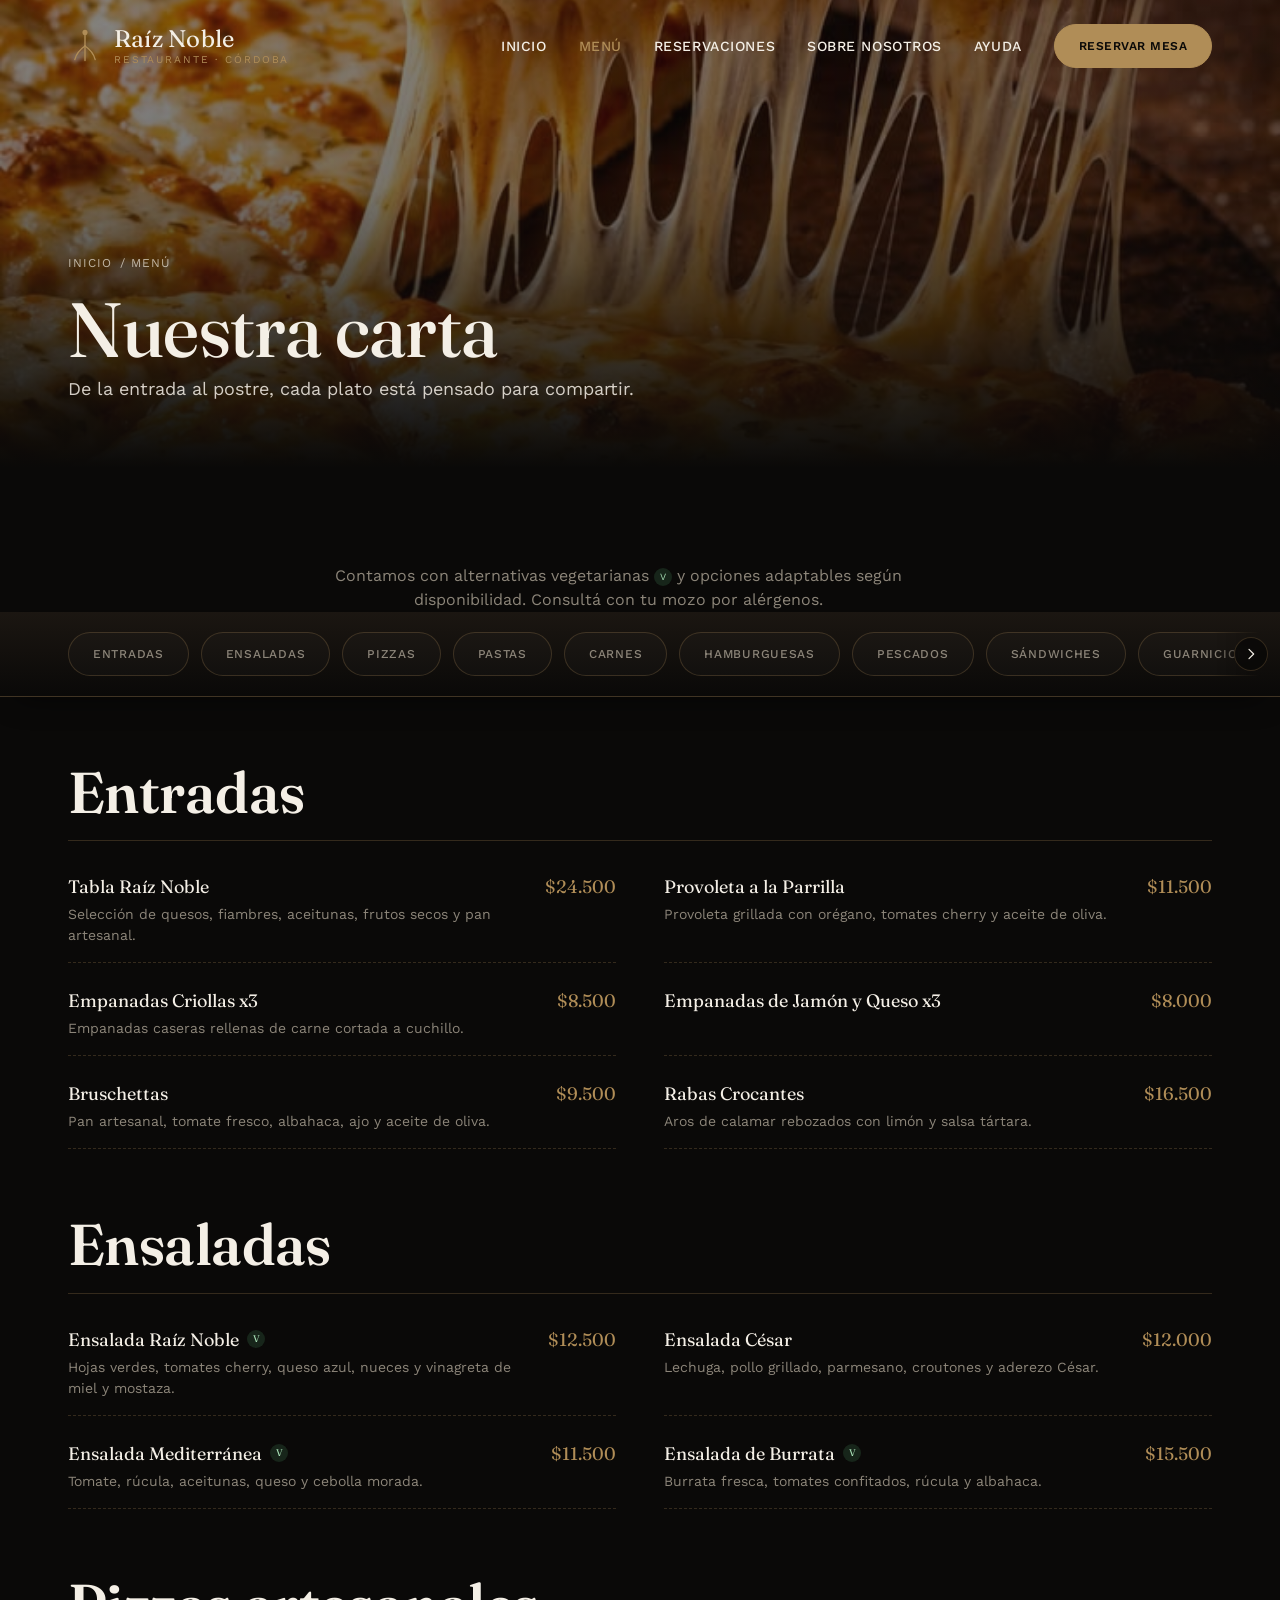
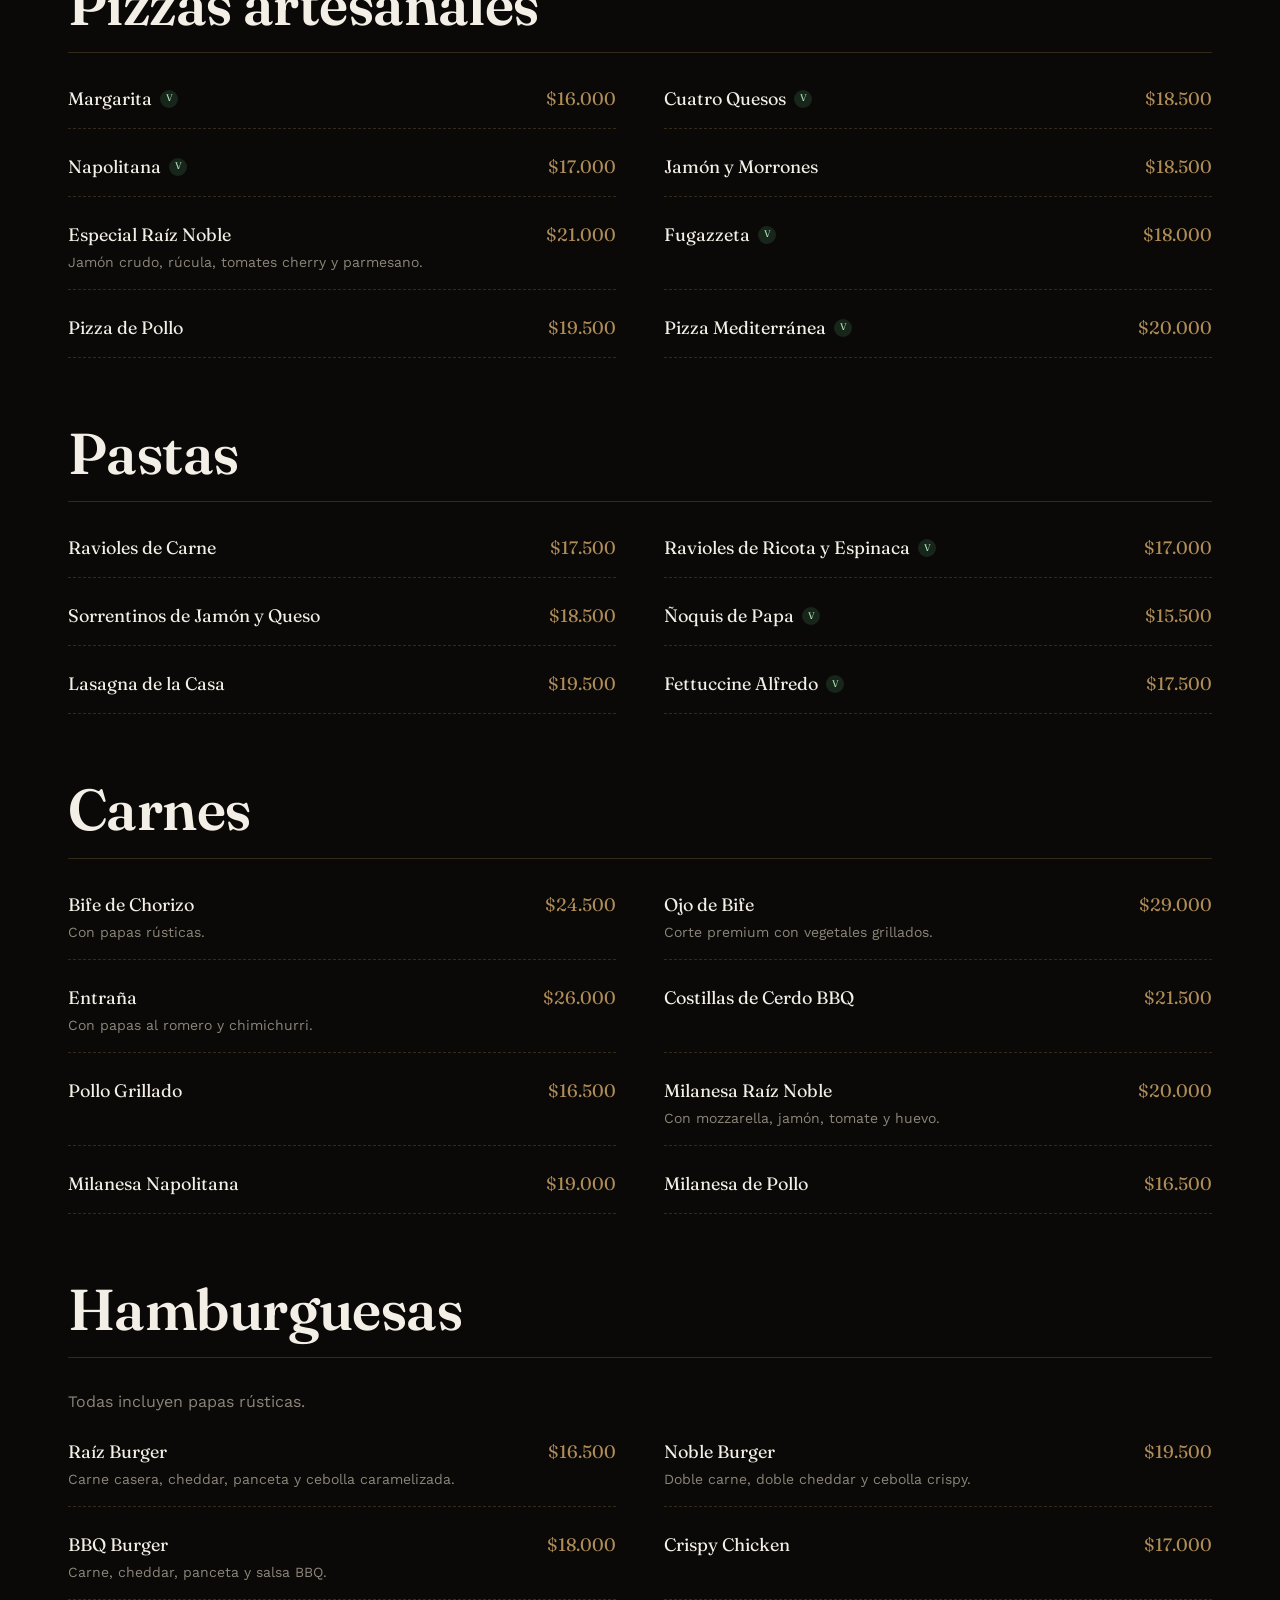
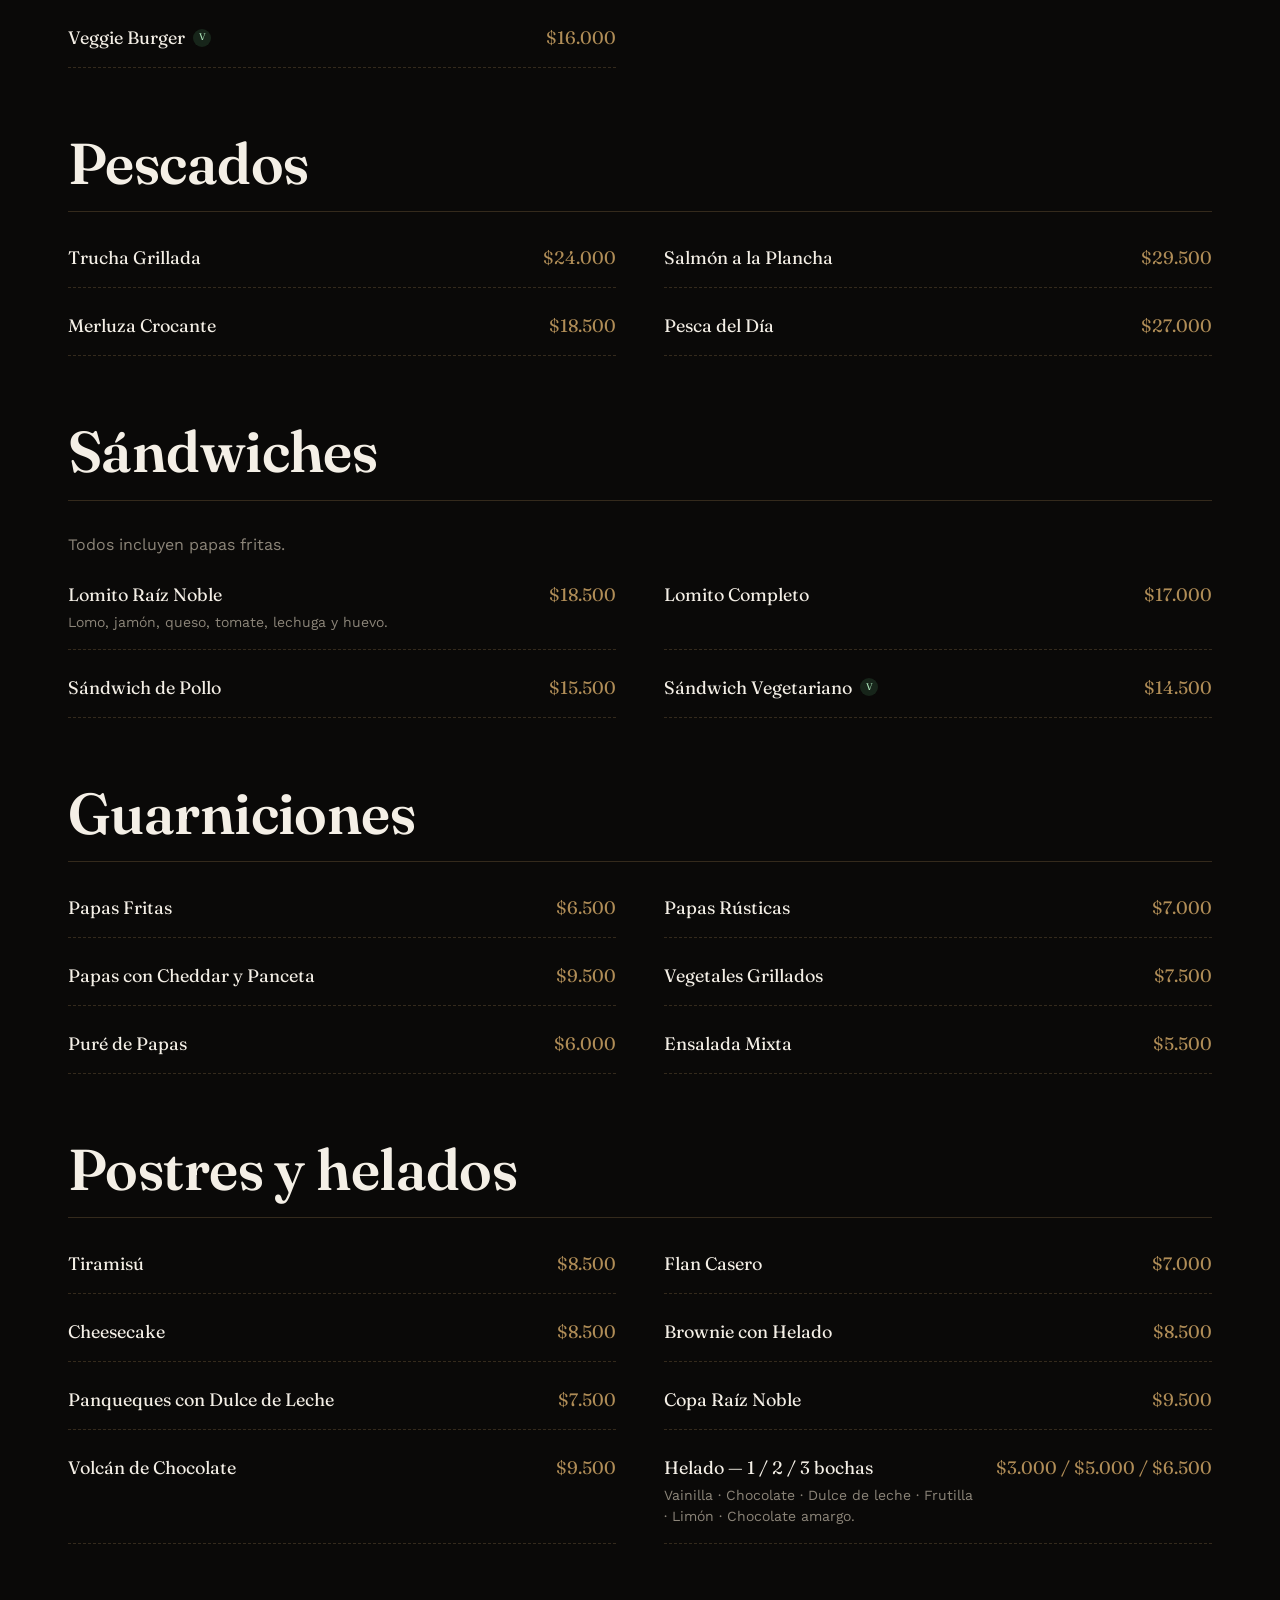
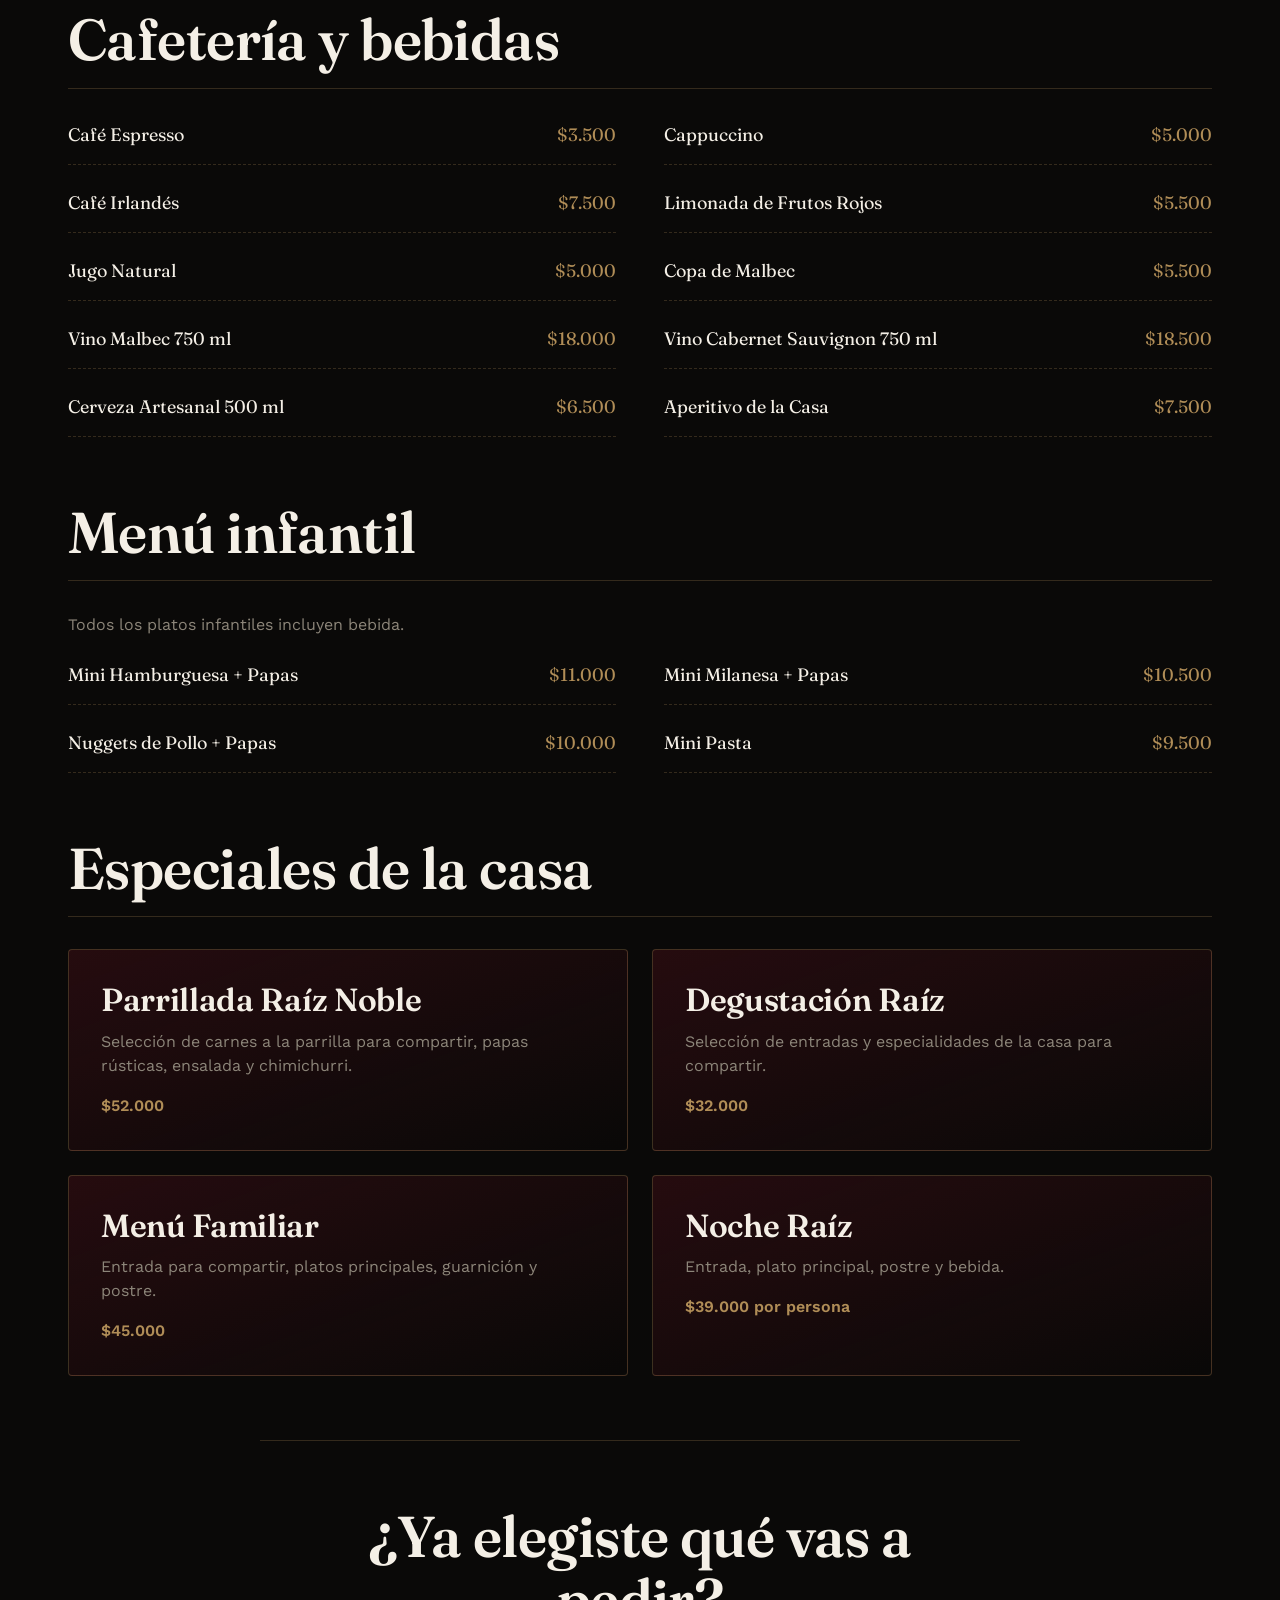
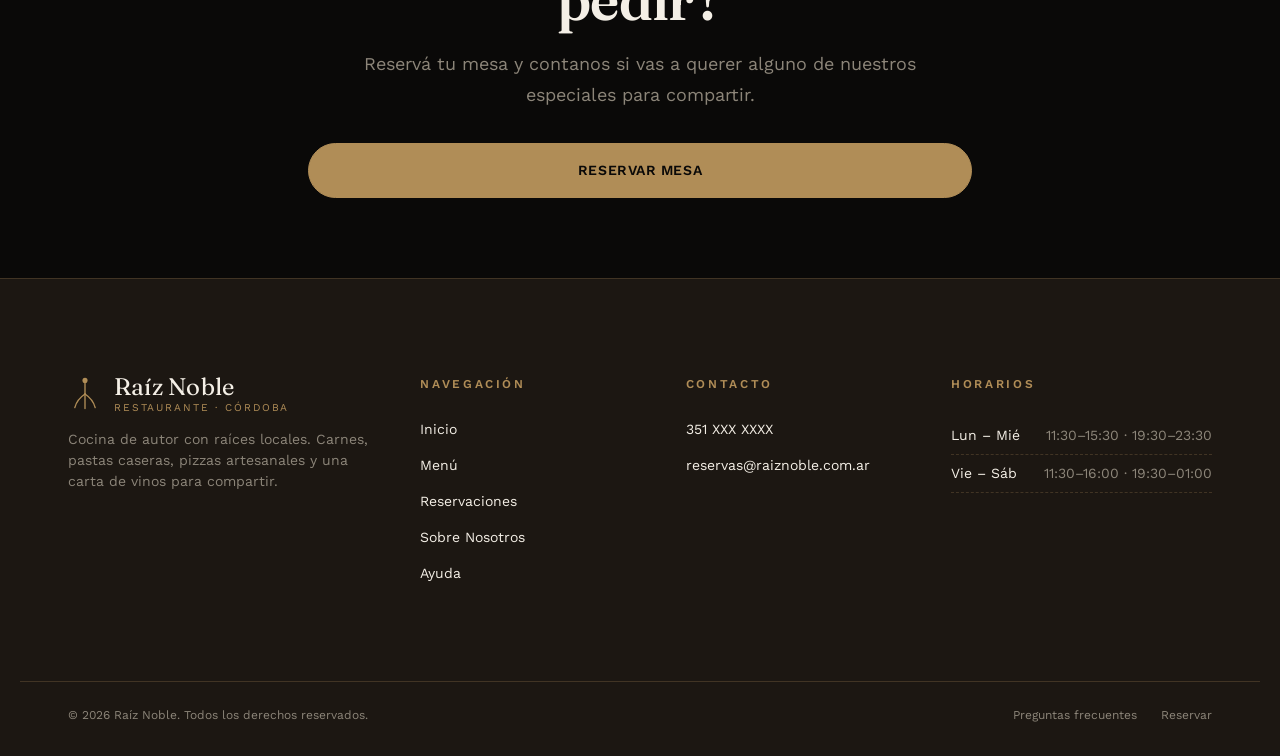
<file: pages/menu.html>
<!DOCTYPE html>
<html lang="es-AR">
<head>
  <meta charset="UTF-8">
  <meta name="viewport" content="width=device-width, initial-scale=1.0">
  <title>Menú — Raíz Noble | Carnes, pastas, pizzas y más en Córdoba</title>
  <meta name="description" content="Descubrí el menú completo de Raíz Noble: entradas, pastas caseras, pizzas artesanales, carnes a la parrilla, pescados, postres y carta de vinos. Precios actualizados.">
  <meta name="robots" content="index, follow">
  <link rel="canonical" href="https://www.raiznoble.com.ar/pages/menu.html">

  <meta property="og:type" content="website">
  <meta property="og:site_name" content="Raíz Noble">
  <meta property="og:title" content="Menú — Raíz Noble">
  <meta property="og:description" content="Entradas, pastas, pizzas, carnes, pescados y postres. La carta completa de Raíz Noble.">
  <meta property="og:image" content="../assets/img/pizza-queso.webp">
  <meta property="og:locale" content="es_AR">

  <link rel="icon" type="image/svg+xml" href="../assets/img/favicon.svg">

  <link rel="preconnect" href="https://fonts.googleapis.com">
  <link rel="preconnect" href="https://fonts.gstatic.com" crossorigin>
  <link href="https://fonts.googleapis.com/css2?family=Fraunces:ital,opsz,wght@0,9..144,400;0,9..144,500;0,9..144,600;1,9..144,500&family=Work+Sans:wght@400;500;600;700&display=swap" rel="stylesheet">

  <link rel="stylesheet" href="../assets/css/main.css">
  <noscript><style>.reveal, .divisor-raiz { opacity: 1 !important; transform: none !important; } .reveal path, .divisor-raiz path { stroke-dashoffset: 0 !important; } .divisor-raiz circle { opacity: 1 !important; }</style></noscript>
</head>
<body>
  <a class="sr-only" href="#contenido-principal">Saltar al contenido principal</a>

  <header class="header" data-header>
    <div class="header__inner">
      <a class="marca" href="../index.html">
        <svg class="marca__icono" viewBox="0 0 40 40" fill="none" aria-hidden="true" focusable="false">
          <path d="M20 4 L20 20" stroke="currentColor" stroke-width="1.6" stroke-linecap="round"/>
          <path d="M20 20 C14 24 10 28 8 36" stroke="currentColor" stroke-width="1.6" stroke-linecap="round"/>
          <path d="M20 20 C26 24 30 28 32 36" stroke="currentColor" stroke-width="1.6" stroke-linecap="round"/>
          <path d="M20 20 C20 26 20 31 20 37" stroke="currentColor" stroke-width="1.6" stroke-linecap="round"/>
          <circle cx="20" cy="4" r="3" fill="currentColor"/>
        </svg>
        <span class="marca__texto">
          <span class="marca__nombre">Raíz Noble</span>
          <span class="marca__lema">Restaurante · Córdoba</span>
        </span>
      </a>
      <button class="nav-toggle" data-nav-toggle type="button" aria-expanded="false" aria-controls="nav-principal" aria-label="Abrir menú de navegación">
        <span class="nav-toggle__linea"></span>
      </button>
      <nav class="nav" id="nav-principal" data-nav aria-label="Navegación principal">
        <ul class="nav__lista">
          <li><a class="nav__link" href="../index.html">Inicio</a></li>
          <li><a class="nav__link" href="menu.html" aria-current="page">Menú</a></li>
          <li><a class="nav__link" href="reservaciones.html">Reservaciones</a></li>
          <li><a class="nav__link" href="sobre-nosotros.html">Sobre Nosotros</a></li>
          <li><a class="nav__link" href="ayuda.html">Ayuda</a></li>
          <li class="nav__cta"><a class="boton boton--sm" href="reservaciones.html">Reservar mesa</a></li>
        </ul>
      </nav>
    </div>
  </header>

  <main id="contenido-principal">
    <section class="pagina-hero">
      <div class="pagina-hero__media">
        <img src="../assets/img/pizza-queso.webp" alt="Pizza de queso recién horneada, con hilos de mozzarella al levantar una porción" width="736" height="1308" fetchpriority="high">
      </div>
      <div class="pagina-hero__degrade" aria-hidden="true"></div>
      <div class="pagina-hero__contenido">
        <p class="pagina-hero__migas"><a href="../index.html">Inicio</a> / Menú</p>
        <h1>Nuestra carta</h1>
        <p class="lead" style="color: rgba(244,239,230,.85);">De la entrada al postre, cada plato está pensado para compartir.</p>
      </div>
    </section>

    <div class="menu-intro seccion" style="padding-bottom: 0;">
      <p class="texto-atenuado">Contamos con alternativas vegetarianas <span class="etiqueta-veg" aria-hidden="true" style="display:inline-flex; vertical-align:middle;">V</span> y opciones adaptables según disponibilidad. Consultá con tu mozo por alérgenos.</p>
    </div>

    <nav class="menu-tabs" aria-label="Categorías del menú">
      <button class="menu-tabs__flecha menu-tabs__flecha--izq" type="button" data-menu-tabs-prev aria-label="Ver categorías anteriores">
        <svg viewBox="0 0 24 24" fill="none" aria-hidden="true"><path d="M15 5l-7 7 7 7" stroke="currentColor" stroke-width="1.8" stroke-linecap="round" stroke-linejoin="round"/></svg>
      </button>
      <div class="menu-tabs__scroll">
        <button class="menu-tabs__boton" type="button" data-menu-tab="entradas">Entradas</button>
        <button class="menu-tabs__boton" type="button" data-menu-tab="ensaladas">Ensaladas</button>
        <button class="menu-tabs__boton" type="button" data-menu-tab="pizzas">Pizzas</button>
        <button class="menu-tabs__boton" type="button" data-menu-tab="pastas">Pastas</button>
        <button class="menu-tabs__boton" type="button" data-menu-tab="carnes">Carnes</button>
        <button class="menu-tabs__boton" type="button" data-menu-tab="hamburguesas">Hamburguesas</button>
        <button class="menu-tabs__boton" type="button" data-menu-tab="pescados">Pescados</button>
        <button class="menu-tabs__boton" type="button" data-menu-tab="sandwiches">Sándwiches</button>
        <button class="menu-tabs__boton" type="button" data-menu-tab="guarniciones">Guarniciones</button>
        <button class="menu-tabs__boton" type="button" data-menu-tab="postres">Postres</button>
        <button class="menu-tabs__boton" type="button" data-menu-tab="bebidas">Bebidas</button>
        <button class="menu-tabs__boton" type="button" data-menu-tab="infantil">Menú infantil</button>
        <button class="menu-tabs__boton" type="button" data-menu-tab="especiales">Especiales</button>
      </div>
      <button class="menu-tabs__flecha menu-tabs__flecha--der" type="button" data-menu-tabs-next aria-label="Ver más categorías">
        <svg viewBox="0 0 24 24" fill="none" aria-hidden="true"><path d="M9 5l7 7-7 7" stroke="currentColor" stroke-width="1.8" stroke-linecap="round" stroke-linejoin="round"/></svg>
      </button>
    </nav>

    <div class="contenedor">

      <section class="menu-categoria" id="entradas" data-menu-categoria>
        <div class="menu-categoria__encabezado">
          <h2>Entradas</h2>
        </div>
        <div class="lista-platos">
          <div class="item-plato"><div class="item-plato__info"><span class="item-plato__nombre">Tabla Raíz Noble</span><p class="item-plato__descripcion">Selección de quesos, fiambres, aceitunas, frutos secos y pan artesanal.</p></div><span class="item-plato__precio">$24.500</span></div>
          <div class="item-plato"><div class="item-plato__info"><span class="item-plato__nombre">Provoleta a la Parrilla</span><p class="item-plato__descripcion">Provoleta grillada con orégano, tomates cherry y aceite de oliva.</p></div><span class="item-plato__precio">$11.500</span></div>
          <div class="item-plato"><div class="item-plato__info"><span class="item-plato__nombre">Empanadas Criollas x3</span><p class="item-plato__descripcion">Empanadas caseras rellenas de carne cortada a cuchillo.</p></div><span class="item-plato__precio">$8.500</span></div>
          <div class="item-plato"><div class="item-plato__info"><span class="item-plato__nombre">Empanadas de Jamón y Queso x3</span></div><span class="item-plato__precio">$8.000</span></div>
          <div class="item-plato"><div class="item-plato__info"><span class="item-plato__nombre">Bruschettas</span><p class="item-plato__descripcion">Pan artesanal, tomate fresco, albahaca, ajo y aceite de oliva.</p></div><span class="item-plato__precio">$9.500</span></div>
          <div class="item-plato"><div class="item-plato__info"><span class="item-plato__nombre">Rabas Crocantes</span><p class="item-plato__descripcion">Aros de calamar rebozados con limón y salsa tártara.</p></div><span class="item-plato__precio">$16.500</span></div>
        </div>
      </section>

      <section class="menu-categoria" id="ensaladas" data-menu-categoria>
        <div class="menu-categoria__encabezado"><h2>Ensaladas</h2></div>
        <div class="lista-platos">
          <div class="item-plato"><div class="item-plato__info"><span class="item-plato__nombre">Ensalada Raíz Noble <span class="etiqueta-veg" aria-label="Opción vegetariana">V</span></span><p class="item-plato__descripcion">Hojas verdes, tomates cherry, queso azul, nueces y vinagreta de miel y mostaza.</p></div><span class="item-plato__precio">$12.500</span></div>
          <div class="item-plato"><div class="item-plato__info"><span class="item-plato__nombre">Ensalada César</span><p class="item-plato__descripcion">Lechuga, pollo grillado, parmesano, croutones y aderezo César.</p></div><span class="item-plato__precio">$12.000</span></div>
          <div class="item-plato"><div class="item-plato__info"><span class="item-plato__nombre">Ensalada Mediterránea <span class="etiqueta-veg" aria-label="Opción vegetariana">V</span></span><p class="item-plato__descripcion">Tomate, rúcula, aceitunas, queso y cebolla morada.</p></div><span class="item-plato__precio">$11.500</span></div>
          <div class="item-plato"><div class="item-plato__info"><span class="item-plato__nombre">Ensalada de Burrata <span class="etiqueta-veg" aria-label="Opción vegetariana">V</span></span><p class="item-plato__descripcion">Burrata fresca, tomates confitados, rúcula y albahaca.</p></div><span class="item-plato__precio">$15.500</span></div>
        </div>
      </section>

      <section class="menu-categoria" id="pizzas" data-menu-categoria>
        <div class="menu-categoria__encabezado"><h2>Pizzas artesanales</h2></div>
        <div class="lista-platos">
          <div class="item-plato"><div class="item-plato__info"><span class="item-plato__nombre">Margarita <span class="etiqueta-veg" aria-label="Opción vegetariana">V</span></span></div><span class="item-plato__precio">$16.000</span></div>
          <div class="item-plato"><div class="item-plato__info"><span class="item-plato__nombre">Cuatro Quesos <span class="etiqueta-veg" aria-label="Opción vegetariana">V</span></span></div><span class="item-plato__precio">$18.500</span></div>
          <div class="item-plato"><div class="item-plato__info"><span class="item-plato__nombre">Napolitana <span class="etiqueta-veg" aria-label="Opción vegetariana">V</span></span></div><span class="item-plato__precio">$17.000</span></div>
          <div class="item-plato"><div class="item-plato__info"><span class="item-plato__nombre">Jamón y Morrones</span></div><span class="item-plato__precio">$18.500</span></div>
          <div class="item-plato"><div class="item-plato__info"><span class="item-plato__nombre">Especial Raíz Noble</span><p class="item-plato__descripcion">Jamón crudo, rúcula, tomates cherry y parmesano.</p></div><span class="item-plato__precio">$21.000</span></div>
          <div class="item-plato"><div class="item-plato__info"><span class="item-plato__nombre">Fugazzeta <span class="etiqueta-veg" aria-label="Opción vegetariana">V</span></span></div><span class="item-plato__precio">$18.000</span></div>
          <div class="item-plato"><div class="item-plato__info"><span class="item-plato__nombre">Pizza de Pollo</span></div><span class="item-plato__precio">$19.500</span></div>
          <div class="item-plato"><div class="item-plato__info"><span class="item-plato__nombre">Pizza Mediterránea <span class="etiqueta-veg" aria-label="Opción vegetariana">V</span></span></div><span class="item-plato__precio">$20.000</span></div>
        </div>
      </section>

      <section class="menu-categoria" id="pastas" data-menu-categoria>
        <div class="menu-categoria__encabezado"><h2>Pastas</h2></div>
        <div class="lista-platos">
          <div class="item-plato"><div class="item-plato__info"><span class="item-plato__nombre">Ravioles de Carne</span></div><span class="item-plato__precio">$17.500</span></div>
          <div class="item-plato"><div class="item-plato__info"><span class="item-plato__nombre">Ravioles de Ricota y Espinaca <span class="etiqueta-veg" aria-label="Opción vegetariana">V</span></span></div><span class="item-plato__precio">$17.000</span></div>
          <div class="item-plato"><div class="item-plato__info"><span class="item-plato__nombre">Sorrentinos de Jamón y Queso</span></div><span class="item-plato__precio">$18.500</span></div>
          <div class="item-plato"><div class="item-plato__info"><span class="item-plato__nombre">Ñoquis de Papa <span class="etiqueta-veg" aria-label="Opción vegetariana">V</span></span></div><span class="item-plato__precio">$15.500</span></div>
          <div class="item-plato"><div class="item-plato__info"><span class="item-plato__nombre">Lasagna de la Casa</span></div><span class="item-plato__precio">$19.500</span></div>
          <div class="item-plato"><div class="item-plato__info"><span class="item-plato__nombre">Fettuccine Alfredo <span class="etiqueta-veg" aria-label="Opción vegetariana">V</span></span></div><span class="item-plato__precio">$17.500</span></div>
        </div>
      </section>

      <section class="menu-categoria" id="carnes" data-menu-categoria>
        <div class="menu-categoria__encabezado"><h2>Carnes</h2></div>
        <div class="lista-platos">
          <div class="item-plato"><div class="item-plato__info"><span class="item-plato__nombre">Bife de Chorizo</span><p class="item-plato__descripcion">Con papas rústicas.</p></div><span class="item-plato__precio">$24.500</span></div>
          <div class="item-plato"><div class="item-plato__info"><span class="item-plato__nombre">Ojo de Bife</span><p class="item-plato__descripcion">Corte premium con vegetales grillados.</p></div><span class="item-plato__precio">$29.000</span></div>
          <div class="item-plato"><div class="item-plato__info"><span class="item-plato__nombre">Entraña</span><p class="item-plato__descripcion">Con papas al romero y chimichurri.</p></div><span class="item-plato__precio">$26.000</span></div>
          <div class="item-plato"><div class="item-plato__info"><span class="item-plato__nombre">Costillas de Cerdo BBQ</span></div><span class="item-plato__precio">$21.500</span></div>
          <div class="item-plato"><div class="item-plato__info"><span class="item-plato__nombre">Pollo Grillado</span></div><span class="item-plato__precio">$16.500</span></div>
          <div class="item-plato"><div class="item-plato__info"><span class="item-plato__nombre">Milanesa Raíz Noble</span><p class="item-plato__descripcion">Con mozzarella, jamón, tomate y huevo.</p></div><span class="item-plato__precio">$20.000</span></div>
          <div class="item-plato"><div class="item-plato__info"><span class="item-plato__nombre">Milanesa Napolitana</span></div><span class="item-plato__precio">$19.000</span></div>
          <div class="item-plato"><div class="item-plato__info"><span class="item-plato__nombre">Milanesa de Pollo</span></div><span class="item-plato__precio">$16.500</span></div>
        </div>
      </section>

      <section class="menu-categoria" id="hamburguesas" data-menu-categoria>
        <div class="menu-categoria__encabezado"><h2>Hamburguesas</h2></div>
        <p class="menu-categoria__descripcion texto-atenuado">Todas incluyen papas rústicas.</p>
        <div class="lista-platos" style="margin-top: 1.5rem;">
          <div class="item-plato"><div class="item-plato__info"><span class="item-plato__nombre">Raíz Burger</span><p class="item-plato__descripcion">Carne casera, cheddar, panceta y cebolla caramelizada.</p></div><span class="item-plato__precio">$16.500</span></div>
          <div class="item-plato"><div class="item-plato__info"><span class="item-plato__nombre">Noble Burger</span><p class="item-plato__descripcion">Doble carne, doble cheddar y cebolla crispy.</p></div><span class="item-plato__precio">$19.500</span></div>
          <div class="item-plato"><div class="item-plato__info"><span class="item-plato__nombre">BBQ Burger</span><p class="item-plato__descripcion">Carne, cheddar, panceta y salsa BBQ.</p></div><span class="item-plato__precio">$18.000</span></div>
          <div class="item-plato"><div class="item-plato__info"><span class="item-plato__nombre">Crispy Chicken</span></div><span class="item-plato__precio">$17.000</span></div>
          <div class="item-plato"><div class="item-plato__info"><span class="item-plato__nombre">Veggie Burger <span class="etiqueta-veg" aria-label="Opción vegetariana">V</span></span></div><span class="item-plato__precio">$16.000</span></div>
        </div>
      </section>

      <section class="menu-categoria" id="pescados" data-menu-categoria>
        <div class="menu-categoria__encabezado"><h2>Pescados</h2></div>
        <div class="lista-platos">
          <div class="item-plato"><div class="item-plato__info"><span class="item-plato__nombre">Trucha Grillada</span></div><span class="item-plato__precio">$24.000</span></div>
          <div class="item-plato"><div class="item-plato__info"><span class="item-plato__nombre">Salmón a la Plancha</span></div><span class="item-plato__precio">$29.500</span></div>
          <div class="item-plato"><div class="item-plato__info"><span class="item-plato__nombre">Merluza Crocante</span></div><span class="item-plato__precio">$18.500</span></div>
          <div class="item-plato"><div class="item-plato__info"><span class="item-plato__nombre">Pesca del Día</span></div><span class="item-plato__precio">$27.000</span></div>
        </div>
      </section>

      <section class="menu-categoria" id="sandwiches" data-menu-categoria>
        <div class="menu-categoria__encabezado"><h2>Sándwiches</h2></div>
        <p class="menu-categoria__descripcion texto-atenuado">Todos incluyen papas fritas.</p>
        <div class="lista-platos" style="margin-top: 1.5rem;">
          <div class="item-plato"><div class="item-plato__info"><span class="item-plato__nombre">Lomito Raíz Noble</span><p class="item-plato__descripcion">Lomo, jamón, queso, tomate, lechuga y huevo.</p></div><span class="item-plato__precio">$18.500</span></div>
          <div class="item-plato"><div class="item-plato__info"><span class="item-plato__nombre">Lomito Completo</span></div><span class="item-plato__precio">$17.000</span></div>
          <div class="item-plato"><div class="item-plato__info"><span class="item-plato__nombre">Sándwich de Pollo</span></div><span class="item-plato__precio">$15.500</span></div>
          <div class="item-plato"><div class="item-plato__info"><span class="item-plato__nombre">Sándwich Vegetariano <span class="etiqueta-veg" aria-label="Opción vegetariana">V</span></span></div><span class="item-plato__precio">$14.500</span></div>
        </div>
      </section>

      <section class="menu-categoria" id="guarniciones" data-menu-categoria>
        <div class="menu-categoria__encabezado"><h2>Guarniciones</h2></div>
        <div class="lista-platos">
          <div class="item-plato"><div class="item-plato__info"><span class="item-plato__nombre">Papas Fritas</span></div><span class="item-plato__precio">$6.500</span></div>
          <div class="item-plato"><div class="item-plato__info"><span class="item-plato__nombre">Papas Rústicas</span></div><span class="item-plato__precio">$7.000</span></div>
          <div class="item-plato"><div class="item-plato__info"><span class="item-plato__nombre">Papas con Cheddar y Panceta</span></div><span class="item-plato__precio">$9.500</span></div>
          <div class="item-plato"><div class="item-plato__info"><span class="item-plato__nombre">Vegetales Grillados</span></div><span class="item-plato__precio">$7.500</span></div>
          <div class="item-plato"><div class="item-plato__info"><span class="item-plato__nombre">Puré de Papas</span></div><span class="item-plato__precio">$6.000</span></div>
          <div class="item-plato"><div class="item-plato__info"><span class="item-plato__nombre">Ensalada Mixta</span></div><span class="item-plato__precio">$5.500</span></div>
        </div>
      </section>

      <section class="menu-categoria" id="postres" data-menu-categoria>
        <div class="menu-categoria__encabezado"><h2>Postres y helados</h2></div>
        <div class="lista-platos">
          <div class="item-plato"><div class="item-plato__info"><span class="item-plato__nombre">Tiramisú</span></div><span class="item-plato__precio">$8.500</span></div>
          <div class="item-plato"><div class="item-plato__info"><span class="item-plato__nombre">Flan Casero</span></div><span class="item-plato__precio">$7.000</span></div>
          <div class="item-plato"><div class="item-plato__info"><span class="item-plato__nombre">Cheesecake</span></div><span class="item-plato__precio">$8.500</span></div>
          <div class="item-plato"><div class="item-plato__info"><span class="item-plato__nombre">Brownie con Helado</span></div><span class="item-plato__precio">$8.500</span></div>
          <div class="item-plato"><div class="item-plato__info"><span class="item-plato__nombre">Panqueques con Dulce de Leche</span></div><span class="item-plato__precio">$7.500</span></div>
          <div class="item-plato"><div class="item-plato__info"><span class="item-plato__nombre">Copa Raíz Noble</span></div><span class="item-plato__precio">$9.500</span></div>
          <div class="item-plato"><div class="item-plato__info"><span class="item-plato__nombre">Volcán de Chocolate</span></div><span class="item-plato__precio">$9.500</span></div>
          <div class="item-plato"><div class="item-plato__info"><span class="item-plato__nombre">Helado — 1 / 2 / 3 bochas</span><p class="item-plato__descripcion">Vainilla · Chocolate · Dulce de leche · Frutilla · Limón · Chocolate amargo.</p></div><span class="item-plato__precio">$3.000 / $5.000 / $6.500</span></div>
        </div>
      </section>

      <section class="menu-categoria" id="bebidas" data-menu-categoria>
        <div class="menu-categoria__encabezado"><h2>Cafetería y bebidas</h2></div>
        <div class="lista-platos">
          <div class="item-plato"><div class="item-plato__info"><span class="item-plato__nombre">Café Espresso</span></div><span class="item-plato__precio">$3.500</span></div>
          <div class="item-plato"><div class="item-plato__info"><span class="item-plato__nombre">Cappuccino</span></div><span class="item-plato__precio">$5.000</span></div>
          <div class="item-plato"><div class="item-plato__info"><span class="item-plato__nombre">Café Irlandés</span></div><span class="item-plato__precio">$7.500</span></div>
          <div class="item-plato"><div class="item-plato__info"><span class="item-plato__nombre">Limonada de Frutos Rojos</span></div><span class="item-plato__precio">$5.500</span></div>
          <div class="item-plato"><div class="item-plato__info"><span class="item-plato__nombre">Jugo Natural</span></div><span class="item-plato__precio">$5.000</span></div>
          <div class="item-plato"><div class="item-plato__info"><span class="item-plato__nombre">Copa de Malbec</span></div><span class="item-plato__precio">$5.500</span></div>
          <div class="item-plato"><div class="item-plato__info"><span class="item-plato__nombre">Vino Malbec 750 ml</span></div><span class="item-plato__precio">$18.000</span></div>
          <div class="item-plato"><div class="item-plato__info"><span class="item-plato__nombre">Vino Cabernet Sauvignon 750 ml</span></div><span class="item-plato__precio">$18.500</span></div>
          <div class="item-plato"><div class="item-plato__info"><span class="item-plato__nombre">Cerveza Artesanal 500 ml</span></div><span class="item-plato__precio">$6.500</span></div>
          <div class="item-plato"><div class="item-plato__info"><span class="item-plato__nombre">Aperitivo de la Casa</span></div><span class="item-plato__precio">$7.500</span></div>
        </div>
      </section>

      <section class="menu-categoria" id="infantil" data-menu-categoria>
        <div class="menu-categoria__encabezado"><h2>Menú infantil</h2></div>
        <p class="menu-categoria__descripcion texto-atenuado">Todos los platos infantiles incluyen bebida.</p>
        <div class="lista-platos" style="margin-top: 1.5rem;">
          <div class="item-plato"><div class="item-plato__info"><span class="item-plato__nombre">Mini Hamburguesa + Papas</span></div><span class="item-plato__precio">$11.000</span></div>
          <div class="item-plato"><div class="item-plato__info"><span class="item-plato__nombre">Mini Milanesa + Papas</span></div><span class="item-plato__precio">$10.500</span></div>
          <div class="item-plato"><div class="item-plato__info"><span class="item-plato__nombre">Nuggets de Pollo + Papas</span></div><span class="item-plato__precio">$10.000</span></div>
          <div class="item-plato"><div class="item-plato__info"><span class="item-plato__nombre">Mini Pasta</span></div><span class="item-plato__precio">$9.500</span></div>
        </div>
      </section>

      <section class="menu-categoria" id="especiales" data-menu-categoria>
        <div class="menu-categoria__encabezado"><h2>Especiales de la casa</h2></div>
        <div class="grilla-especiales">
          <article class="tarjeta-especial">
            <h3 class="tarjeta-especial__nombre">Parrillada Raíz Noble</h3>
            <p class="texto-atenuado">Selección de carnes a la parrilla para compartir, papas rústicas, ensalada y chimichurri.</p>
            <span class="tarjeta-especial__precio">$52.000</span>
          </article>
          <article class="tarjeta-especial">
            <h3 class="tarjeta-especial__nombre">Degustación Raíz</h3>
            <p class="texto-atenuado">Selección de entradas y especialidades de la casa para compartir.</p>
            <span class="tarjeta-especial__precio">$32.000</span>
          </article>
          <article class="tarjeta-especial">
            <h3 class="tarjeta-especial__nombre">Menú Familiar</h3>
            <p class="texto-atenuado">Entrada para compartir, platos principales, guarnición y postre.</p>
            <span class="tarjeta-especial__precio">$45.000</span>
          </article>
          <article class="tarjeta-especial">
            <h3 class="tarjeta-especial__nombre">Noche Raíz</h3>
            <p class="texto-atenuado">Entrada, plato principal, postre y bebida.</p>
            <span class="tarjeta-especial__precio">$39.000 por persona</span>
          </article>
        </div>
      </section>

    </div>

    <div class="menu-nota-final">
      <h2>¿Ya elegiste qué vas a pedir?</h2>
      <p class="lead" style="margin-inline: auto; margin-block: 1rem 2rem;">Reservá tu mesa y contanos si vas a querer alguno de nuestros especiales para compartir.</p>
      <a class="boton" href="reservaciones.html">Reservar mesa</a>
    </div>
  </main>

  <footer class="footer">
    <div class="footer__grid">
      <div class="footer__marca">
        <a class="marca" href="../index.html">
          <svg class="marca__icono" viewBox="0 0 40 40" fill="none" aria-hidden="true" focusable="false">
            <path d="M20 4 L20 20" stroke="currentColor" stroke-width="1.6" stroke-linecap="round"/>
            <path d="M20 20 C14 24 10 28 8 36" stroke="currentColor" stroke-width="1.6" stroke-linecap="round"/>
            <path d="M20 20 C26 24 30 28 32 36" stroke="currentColor" stroke-width="1.6" stroke-linecap="round"/>
            <path d="M20 20 C20 26 20 31 20 37" stroke="currentColor" stroke-width="1.6" stroke-linecap="round"/>
            <circle cx="20" cy="4" r="3" fill="currentColor"/>
          </svg>
          <span class="marca__texto">
            <span class="marca__nombre">Raíz Noble</span>
            <span class="marca__lema">Restaurante · Córdoba</span>
          </span>
        </a>
        <p class="footer__descripcion">Cocina de autor con raíces locales. Carnes, pastas caseras, pizzas artesanales y una carta de vinos para compartir.</p>
      </div>
      <nav aria-label="Enlaces del sitio">
        <p class="footer__titulo">Navegación</p>
        <ul class="footer__lista">
          <li><a class="footer__link" href="../index.html">Inicio</a></li>
          <li><a class="footer__link" href="menu.html">Menú</a></li>
          <li><a class="footer__link" href="reservaciones.html">Reservaciones</a></li>
          <li><a class="footer__link" href="sobre-nosotros.html">Sobre Nosotros</a></li>
          <li><a class="footer__link" href="ayuda.html">Ayuda</a></li>
        </ul>
      </nav>
      <div>
        <p class="footer__titulo">Contacto</p>
        <ul class="footer__lista">
          <li><a class="footer__link" href="tel:+54351XXXXXXX">351 XXX XXXX</a></li>
          <li><a class="footer__link" href="mailto:reservas@raiznoble.com.ar">reservas@raiznoble.com.ar</a></li>
        </ul>
      </div>
      <div>
        <p class="footer__titulo">Horarios</p>
        <div class="horario-lista">
          <div class="horario-lista__fila"><span class="horario-lista__dia">Lun – Mié</span><span class="horario-lista__hora">11:30–15:30 · 19:30–23:30</span></div>
          <div class="horario-lista__fila"><span class="horario-lista__dia">Vie – Sáb</span><span class="horario-lista__hora">11:30–16:00 · 19:30–01:00</span></div>
        </div>
      </div>
    </div>
    <div class="footer__base">
      <p>&copy; <span data-anio>2026</span> Raíz Noble. Todos los derechos reservados.</p>
      <div class="footer__base-links">
        <a href="ayuda.html">Preguntas frecuentes</a>
        <a href="reservaciones.html">Reservar</a>
      </div>
    </div>
  </footer>

  <script src="../assets/js/main.js" defer></script>
</body>
</html>
</file>
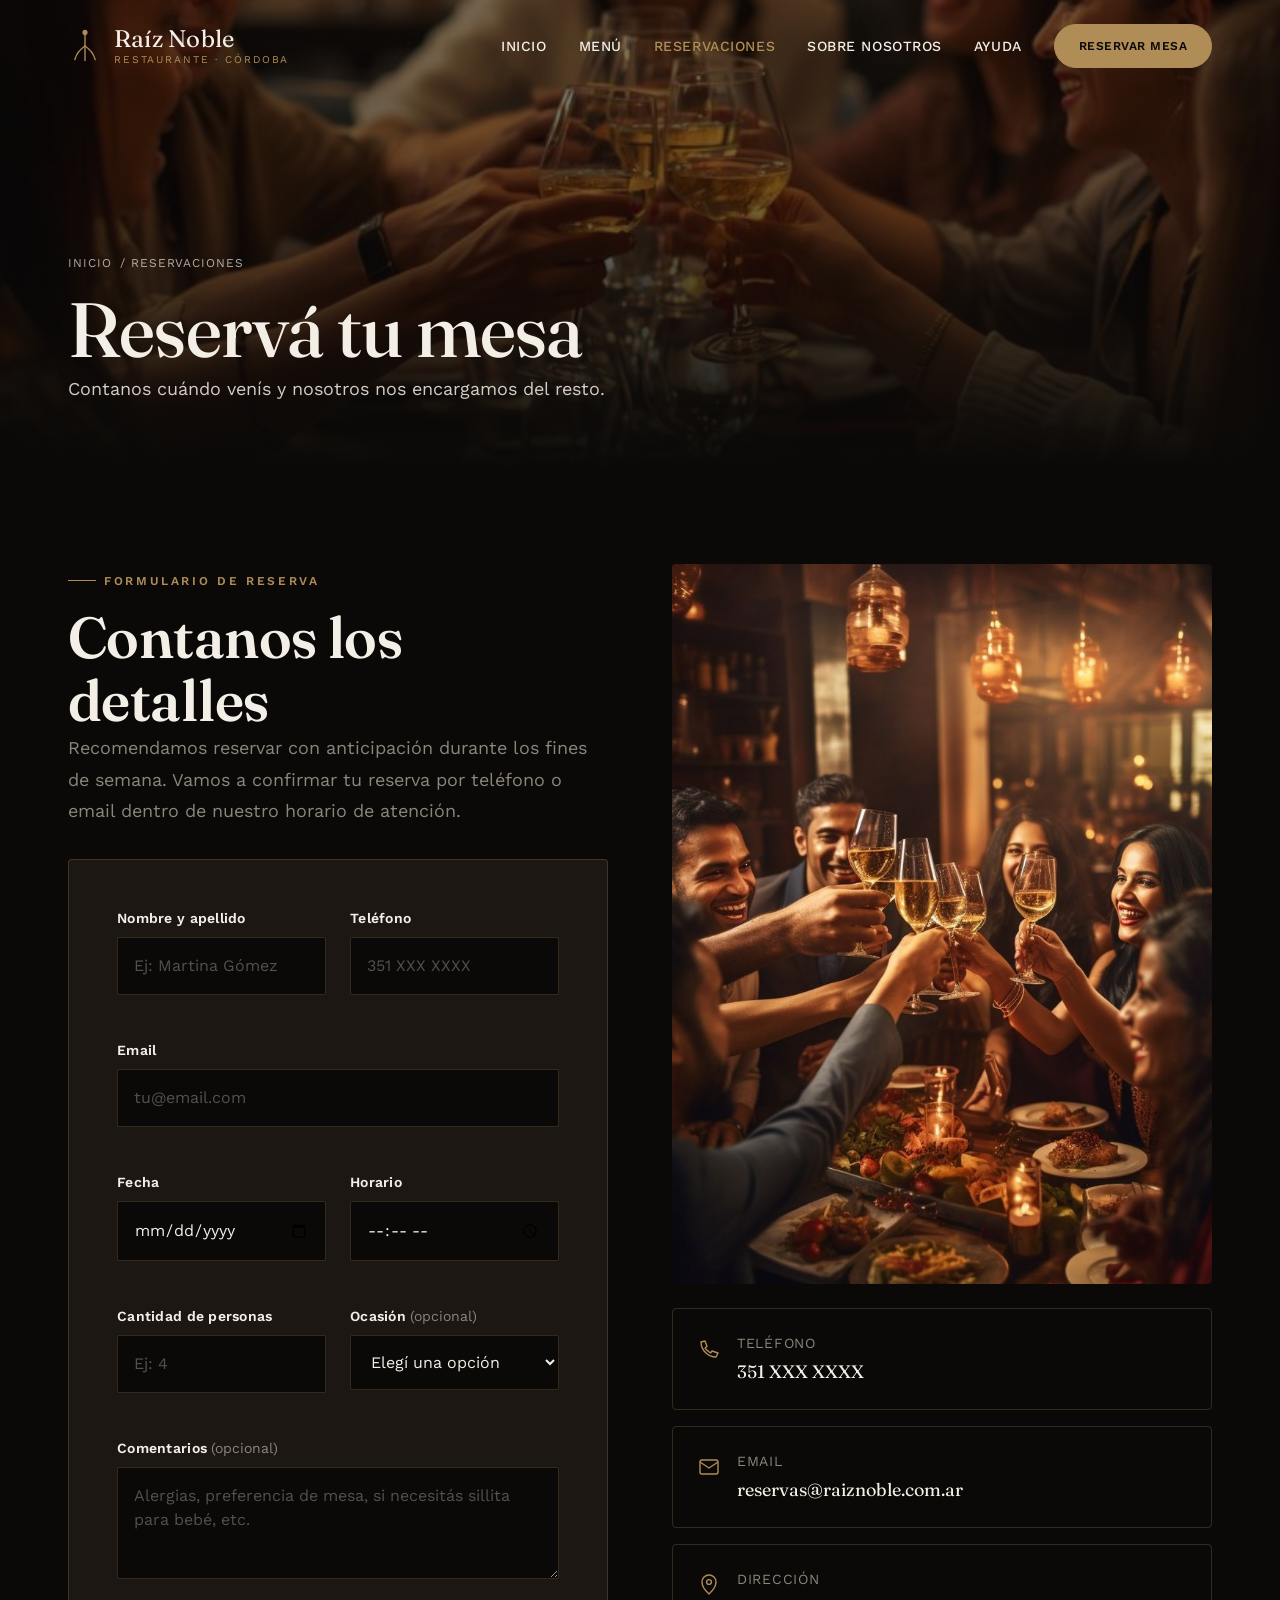
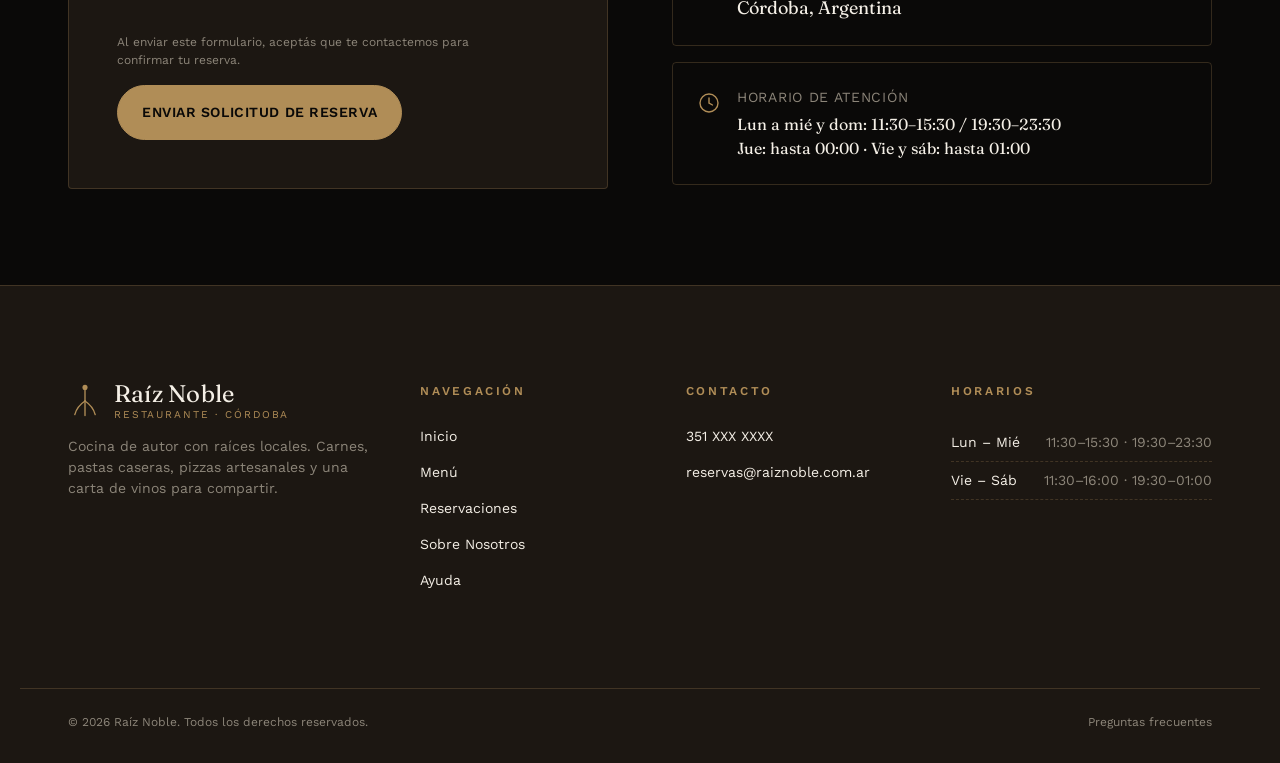
<file: pages/reservaciones.html>
<!DOCTYPE html>
<html lang="es-AR">
<head>
  <meta charset="UTF-8">
  <meta name="viewport" content="width=device-width, initial-scale=1.0">
  <title>Reservaciones — Raíz Noble | Reservá tu mesa en Córdoba</title>
  <meta name="description" content="Reservá tu mesa en Raíz Noble. Completá el formulario con fecha, horario y cantidad de personas, o llamanos directamente. Te confirmamos a la brevedad.">
  <meta name="robots" content="index, follow">
  <link rel="canonical" href="https://www.raiznoble.com.ar/pages/reservaciones.html">

  <meta property="og:type" content="website">
  <meta property="og:site_name" content="Raíz Noble">
  <meta property="og:title" content="Reservaciones — Raíz Noble">
  <meta property="og:description" content="Reservá tu mesa en minutos. Te confirmamos por teléfono o email.">
  <meta property="og:image" content="../assets/img/reservaciones-01.webp">
  <meta property="og:locale" content="es_AR">

  <link rel="icon" type="image/svg+xml" href="../assets/img/favicon.svg">

  <link rel="preconnect" href="https://fonts.googleapis.com">
  <link rel="preconnect" href="https://fonts.gstatic.com" crossorigin>
  <link href="https://fonts.googleapis.com/css2?family=Fraunces:ital,opsz,wght@0,9..144,400;0,9..144,500;0,9..144,600;1,9..144,500&family=Work+Sans:wght@400;500;600;700&display=swap" rel="stylesheet">

  <link rel="stylesheet" href="../assets/css/main.css">
  <noscript><style>.reveal, .divisor-raiz { opacity: 1 !important; transform: none !important; } .reveal path, .divisor-raiz path { stroke-dashoffset: 0 !important; } .divisor-raiz circle { opacity: 1 !important; }</style></noscript>
</head>
<body>
  <a class="sr-only" href="#contenido-principal">Saltar al contenido principal</a>

  <header class="header" data-header>
    <div class="header__inner">
      <a class="marca" href="../index.html">
        <svg class="marca__icono" viewBox="0 0 40 40" fill="none" aria-hidden="true" focusable="false">
          <path d="M20 4 L20 20" stroke="currentColor" stroke-width="1.6" stroke-linecap="round"/>
          <path d="M20 20 C14 24 10 28 8 36" stroke="currentColor" stroke-width="1.6" stroke-linecap="round"/>
          <path d="M20 20 C26 24 30 28 32 36" stroke="currentColor" stroke-width="1.6" stroke-linecap="round"/>
          <path d="M20 20 C20 26 20 31 20 37" stroke="currentColor" stroke-width="1.6" stroke-linecap="round"/>
          <circle cx="20" cy="4" r="3" fill="currentColor"/>
        </svg>
        <span class="marca__texto">
          <span class="marca__nombre">Raíz Noble</span>
          <span class="marca__lema">Restaurante · Córdoba</span>
        </span>
      </a>
      <button class="nav-toggle" data-nav-toggle type="button" aria-expanded="false" aria-controls="nav-principal" aria-label="Abrir menú de navegación">
        <span class="nav-toggle__linea"></span>
      </button>
      <nav class="nav" id="nav-principal" data-nav aria-label="Navegación principal">
        <ul class="nav__lista">
          <li><a class="nav__link" href="../index.html">Inicio</a></li>
          <li><a class="nav__link" href="menu.html">Menú</a></li>
          <li><a class="nav__link" href="reservaciones.html" aria-current="page">Reservaciones</a></li>
          <li><a class="nav__link" href="sobre-nosotros.html">Sobre Nosotros</a></li>
          <li><a class="nav__link" href="ayuda.html">Ayuda</a></li>
          <li class="nav__cta"><a class="boton boton--sm" href="reservaciones.html#formulario-reserva">Reservar mesa</a></li>
        </ul>
      </nav>
    </div>
  </header>

  <main id="contenido-principal">
    <section class="pagina-hero">
      <div class="pagina-hero__media">
        <img src="../assets/img/reservaciones-01.webp" alt="Grupo de amigos brindando con copas de vino blanco en una mesa servida de Raíz Noble" width="736" height="1308" fetchpriority="high">
      </div>
      <div class="pagina-hero__degrade" aria-hidden="true"></div>
      <div class="pagina-hero__contenido">
        <p class="pagina-hero__migas"><a href="../index.html">Inicio</a> / Reservaciones</p>
        <h1>Reservá tu mesa</h1>
        <p class="lead" style="color: rgba(244,239,230,.85);">Contanos cuándo venís y nosotros nos encargamos del resto.</p>
      </div>
    </section>

    <section class="seccion">
      <div class="contenedor">
        <div class="reserva-layout">

          <div class="reveal">
            <p class="eyebrow">Formulario de reserva</p>
            <h2 id="formulario-reserva">Contanos los detalles</h2>
            <p class="lead" style="margin-bottom: 2rem;">Recomendamos reservar con anticipación durante los fines de semana. Vamos a confirmar tu reserva por teléfono o email dentro de nuestro horario de atención.</p>

            <form class="formulario" data-formulario novalidate>
              <div class="formulario__grid">
                <div class="campo formulario__grupo" data-campo="nombre">
                  <label class="campo__label" for="nombre">Nombre y apellido</label>
                  <input class="campo__control" type="text" id="nombre" name="nombre" placeholder="Ej: Martina Gómez" required>
                  <span class="campo__error" data-campo-error></span>
                </div>

                <div class="campo formulario__grupo" data-campo="telefono">
                  <label class="campo__label" for="telefono">Teléfono</label>
                  <input class="campo__control" type="tel" id="telefono" name="telefono" placeholder="351 XXX XXXX" required>
                  <span class="campo__error" data-campo-error></span>
                </div>

                <div class="campo formulario__grupo formulario__grupo--completo" data-campo="email">
                  <label class="campo__label" for="email">Email</label>
                  <input class="campo__control" type="email" id="email" name="email" placeholder="tu@email.com" required>
                  <span class="campo__error" data-campo-error></span>
                </div>

                <div class="campo formulario__grupo" data-campo="fecha">
                  <label class="campo__label" for="fecha">Fecha</label>
                  <input class="campo__control" type="date" id="fecha" name="fecha" required>
                  <span class="campo__error" data-campo-error></span>
                </div>

                <div class="campo formulario__grupo" data-campo="hora">
                  <label class="campo__label" for="hora">Horario</label>
                  <input class="campo__control" type="time" id="hora" name="hora" required>
                  <span class="campo__error" data-campo-error></span>
                </div>

                <div class="campo formulario__grupo" data-campo="personas">
                  <label class="campo__label" for="personas">Cantidad de personas</label>
                  <input class="campo__control" type="number" id="personas" name="personas" min="1" max="30" placeholder="Ej: 4" required>
                  <span class="campo__error" data-campo-error></span>
                </div>

                <div class="formulario__grupo">
                  <label class="campo__label" for="ocasion">Ocasión <span class="campo__opcional">(opcional)</span></label>
                  <select class="campo__control" id="ocasion" name="ocasion">
                    <option value="">Elegí una opción</option>
                    <option value="cena-casual">Cena casual</option>
                    <option value="cumpleanos">Cumpleaños</option>
                    <option value="aniversario">Aniversario</option>
                    <option value="evento-empresarial">Evento empresarial</option>
                    <option value="evento-privado">Evento privado</option>
                  </select>
                </div>

                <div class="campo formulario__grupo formulario__grupo--completo" data-campo="mensaje">
                  <label class="campo__label" for="mensaje">Comentarios <span class="campo__opcional">(opcional)</span></label>
                  <textarea class="campo__control" id="mensaje" name="mensaje" placeholder="Alergias, preferencia de mesa, si necesitás sillita para bebé, etc."></textarea>
                  <span class="campo__error" data-campo-error></span>
                </div>
              </div>

              <div class="formulario__pie">
                <p class="formulario__nota">Al enviar este formulario, aceptás que te contactemos para confirmar tu reserva.</p>
                <button class="boton" type="submit">Enviar solicitud de reserva</button>
              </div>

              <div class="formulario__mensaje-estado" data-mensaje-estado role="status" aria-live="polite"></div>
            </form>
          </div>

          <div>
            <div class="reserva-lateral reveal reveal-retraso-2">
              <img src="../assets/img/reservaciones-02.webp" alt="Amigos brindando alrededor de una mesa con platos compartidos y luces cálidas" loading="lazy">
            </div>

            <div class="lista-info reveal reveal-retraso-3">
              <div class="tarjeta-info">
                <svg class="tarjeta-info__icono" viewBox="0 0 24 24" fill="none" aria-hidden="true"><path d="M4 5c0 8 7 15 15 15l2-4-6-2-1.5 2C11 14.5 9.5 13 8 11l2-1.5L8 4 4 5Z" stroke="currentColor" stroke-width="1.4" stroke-linejoin="round"/></svg>
                <div>
                  <p class="tarjeta-info__titulo">Teléfono</p>
                  <p class="tarjeta-info__valor"><a href="tel:+54351XXXXXXX">351 XXX XXXX</a></p>
                </div>
              </div>

              <div class="tarjeta-info">
                <svg class="tarjeta-info__icono" viewBox="0 0 24 24" fill="none" aria-hidden="true"><rect x="3" y="5" width="18" height="14" rx="2" stroke="currentColor" stroke-width="1.4"/><path d="M3 7l9 6 9-6" stroke="currentColor" stroke-width="1.4"/></svg>
                <div>
                  <p class="tarjeta-info__titulo">Email</p>
                  <p class="tarjeta-info__valor"><a href="mailto:reservas@raiznoble.com.ar">reservas@raiznoble.com.ar</a></p>
                </div>
              </div>

              <div class="tarjeta-info">
                <svg class="tarjeta-info__icono" viewBox="0 0 24 24" fill="none" aria-hidden="true"><path d="M12 21s7-6.3 7-12a7 7 0 1 0-14 0c0 5.7 7 12 7 12Z" stroke="currentColor" stroke-width="1.4"/><circle cx="12" cy="9" r="2.4" stroke="currentColor" stroke-width="1.4"/></svg>
                <div>
                  <p class="tarjeta-info__titulo">Dirección</p>
                  <p class="tarjeta-info__valor">Córdoba, Argentina</p>
                </div>
              </div>

              <div class="tarjeta-info">
                <svg class="tarjeta-info__icono" viewBox="0 0 24 24" fill="none" aria-hidden="true"><circle cx="12" cy="12" r="9" stroke="currentColor" stroke-width="1.4"/><path d="M12 7v5l3.5 2" stroke="currentColor" stroke-width="1.4" stroke-linecap="round"/></svg>
                <div>
                  <p class="tarjeta-info__titulo">Horario de atención</p>
                  <p class="tarjeta-info__valor" style="font-size: 1rem;">Lun a mié y dom: 11:30–15:30 / 19:30–23:30<br>Jue: hasta 00:00 · Vie y sáb: hasta 01:00</p>
                </div>
              </div>
            </div>
          </div>
        </div>
      </div>
    </section>
  </main>

  <footer class="footer">
    <div class="footer__grid">
      <div class="footer__marca">
        <a class="marca" href="../index.html">
          <svg class="marca__icono" viewBox="0 0 40 40" fill="none" aria-hidden="true" focusable="false">
            <path d="M20 4 L20 20" stroke="currentColor" stroke-width="1.6" stroke-linecap="round"/>
            <path d="M20 20 C14 24 10 28 8 36" stroke="currentColor" stroke-width="1.6" stroke-linecap="round"/>
            <path d="M20 20 C26 24 30 28 32 36" stroke="currentColor" stroke-width="1.6" stroke-linecap="round"/>
            <path d="M20 20 C20 26 20 31 20 37" stroke="currentColor" stroke-width="1.6" stroke-linecap="round"/>
            <circle cx="20" cy="4" r="3" fill="currentColor"/>
          </svg>
          <span class="marca__texto">
            <span class="marca__nombre">Raíz Noble</span>
            <span class="marca__lema">Restaurante · Córdoba</span>
          </span>
        </a>
        <p class="footer__descripcion">Cocina de autor con raíces locales. Carnes, pastas caseras, pizzas artesanales y una carta de vinos para compartir.</p>
      </div>
      <nav aria-label="Enlaces del sitio">
        <p class="footer__titulo">Navegación</p>
        <ul class="footer__lista">
          <li><a class="footer__link" href="../index.html">Inicio</a></li>
          <li><a class="footer__link" href="menu.html">Menú</a></li>
          <li><a class="footer__link" href="reservaciones.html">Reservaciones</a></li>
          <li><a class="footer__link" href="sobre-nosotros.html">Sobre Nosotros</a></li>
          <li><a class="footer__link" href="ayuda.html">Ayuda</a></li>
        </ul>
      </nav>
      <div>
        <p class="footer__titulo">Contacto</p>
        <ul class="footer__lista">
          <li><a class="footer__link" href="tel:+54351XXXXXXX">351 XXX XXXX</a></li>
          <li><a class="footer__link" href="mailto:reservas@raiznoble.com.ar">reservas@raiznoble.com.ar</a></li>
        </ul>
      </div>
      <div>
        <p class="footer__titulo">Horarios</p>
        <div class="horario-lista">
          <div class="horario-lista__fila"><span class="horario-lista__dia">Lun – Mié</span><span class="horario-lista__hora">11:30–15:30 · 19:30–23:30</span></div>
          <div class="horario-lista__fila"><span class="horario-lista__dia">Vie – Sáb</span><span class="horario-lista__hora">11:30–16:00 · 19:30–01:00</span></div>
        </div>
      </div>
    </div>
    <div class="footer__base">
      <p>&copy; <span data-anio>2026</span> Raíz Noble. Todos los derechos reservados.</p>
      <div class="footer__base-links">
        <a href="ayuda.html">Preguntas frecuentes</a>
      </div>
    </div>
  </footer>

  <script src="../assets/js/main.js" defer></script>
</body>
</html>
</file>
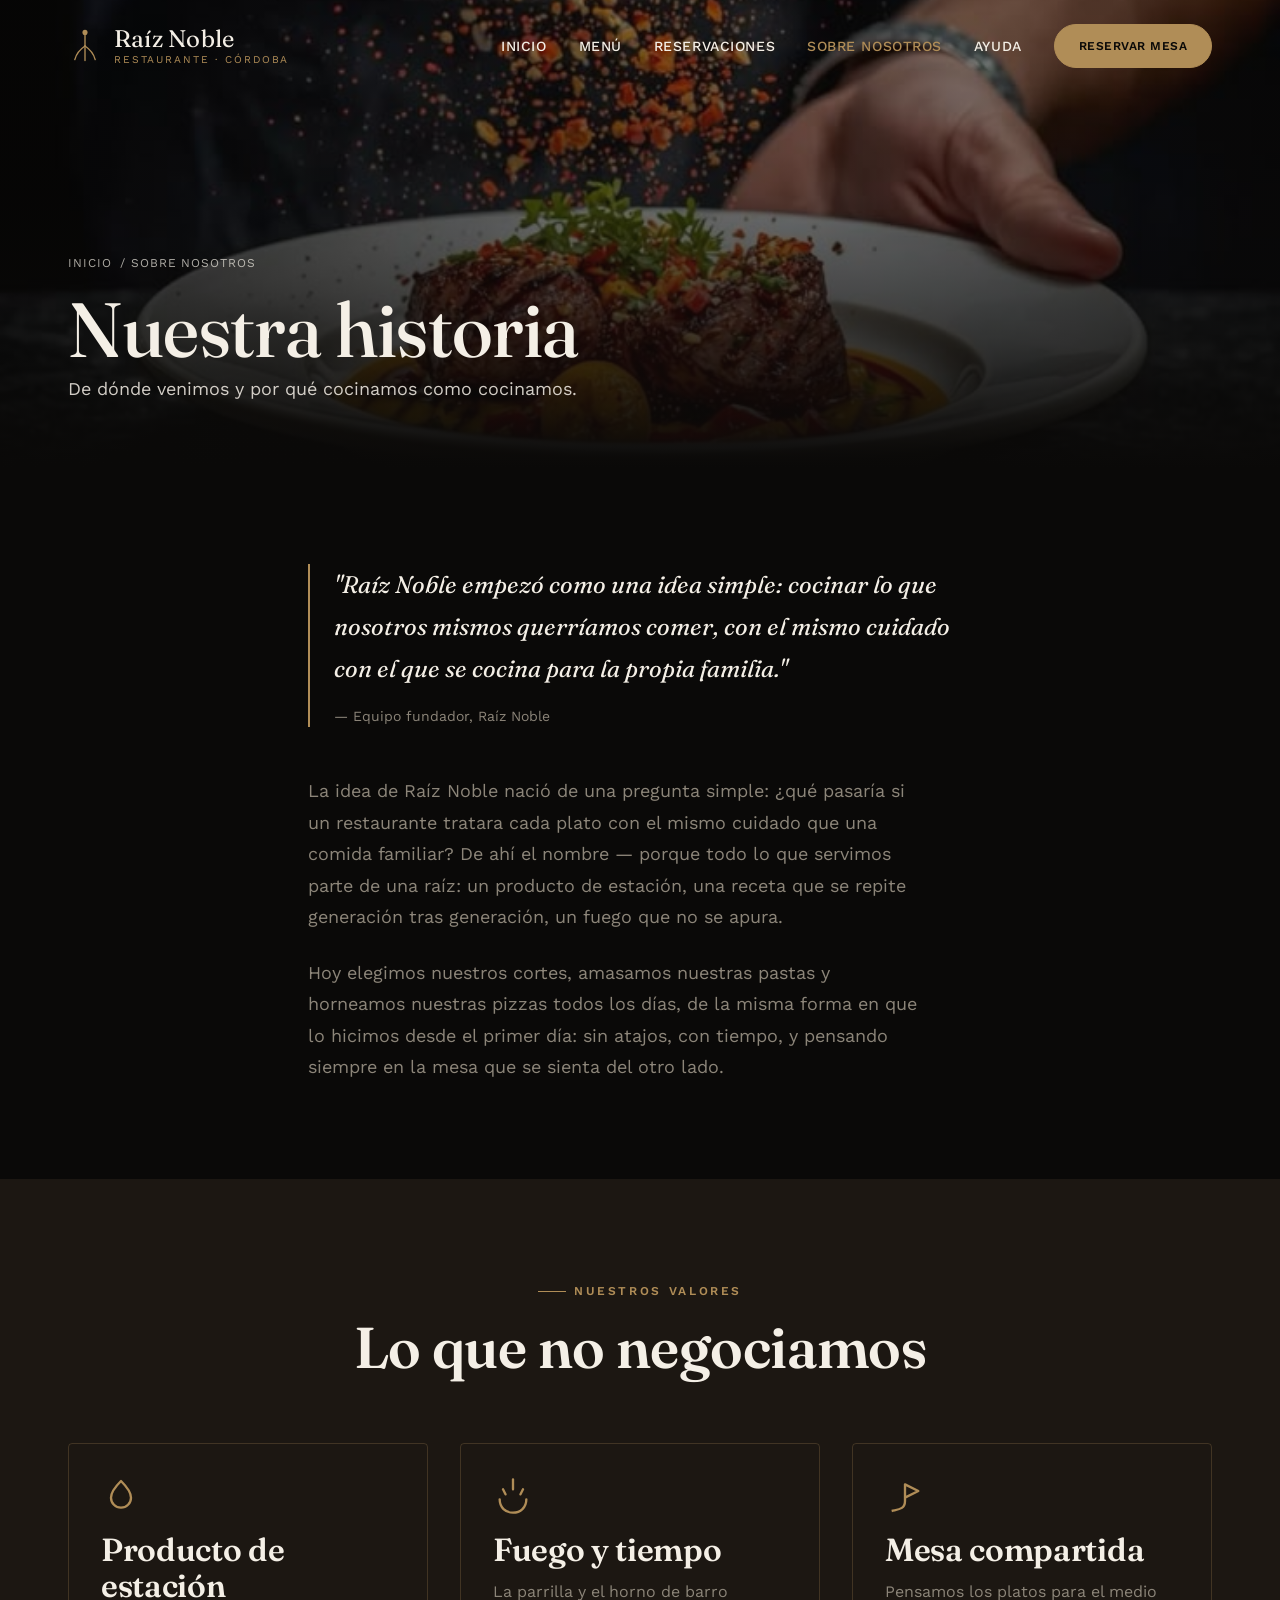
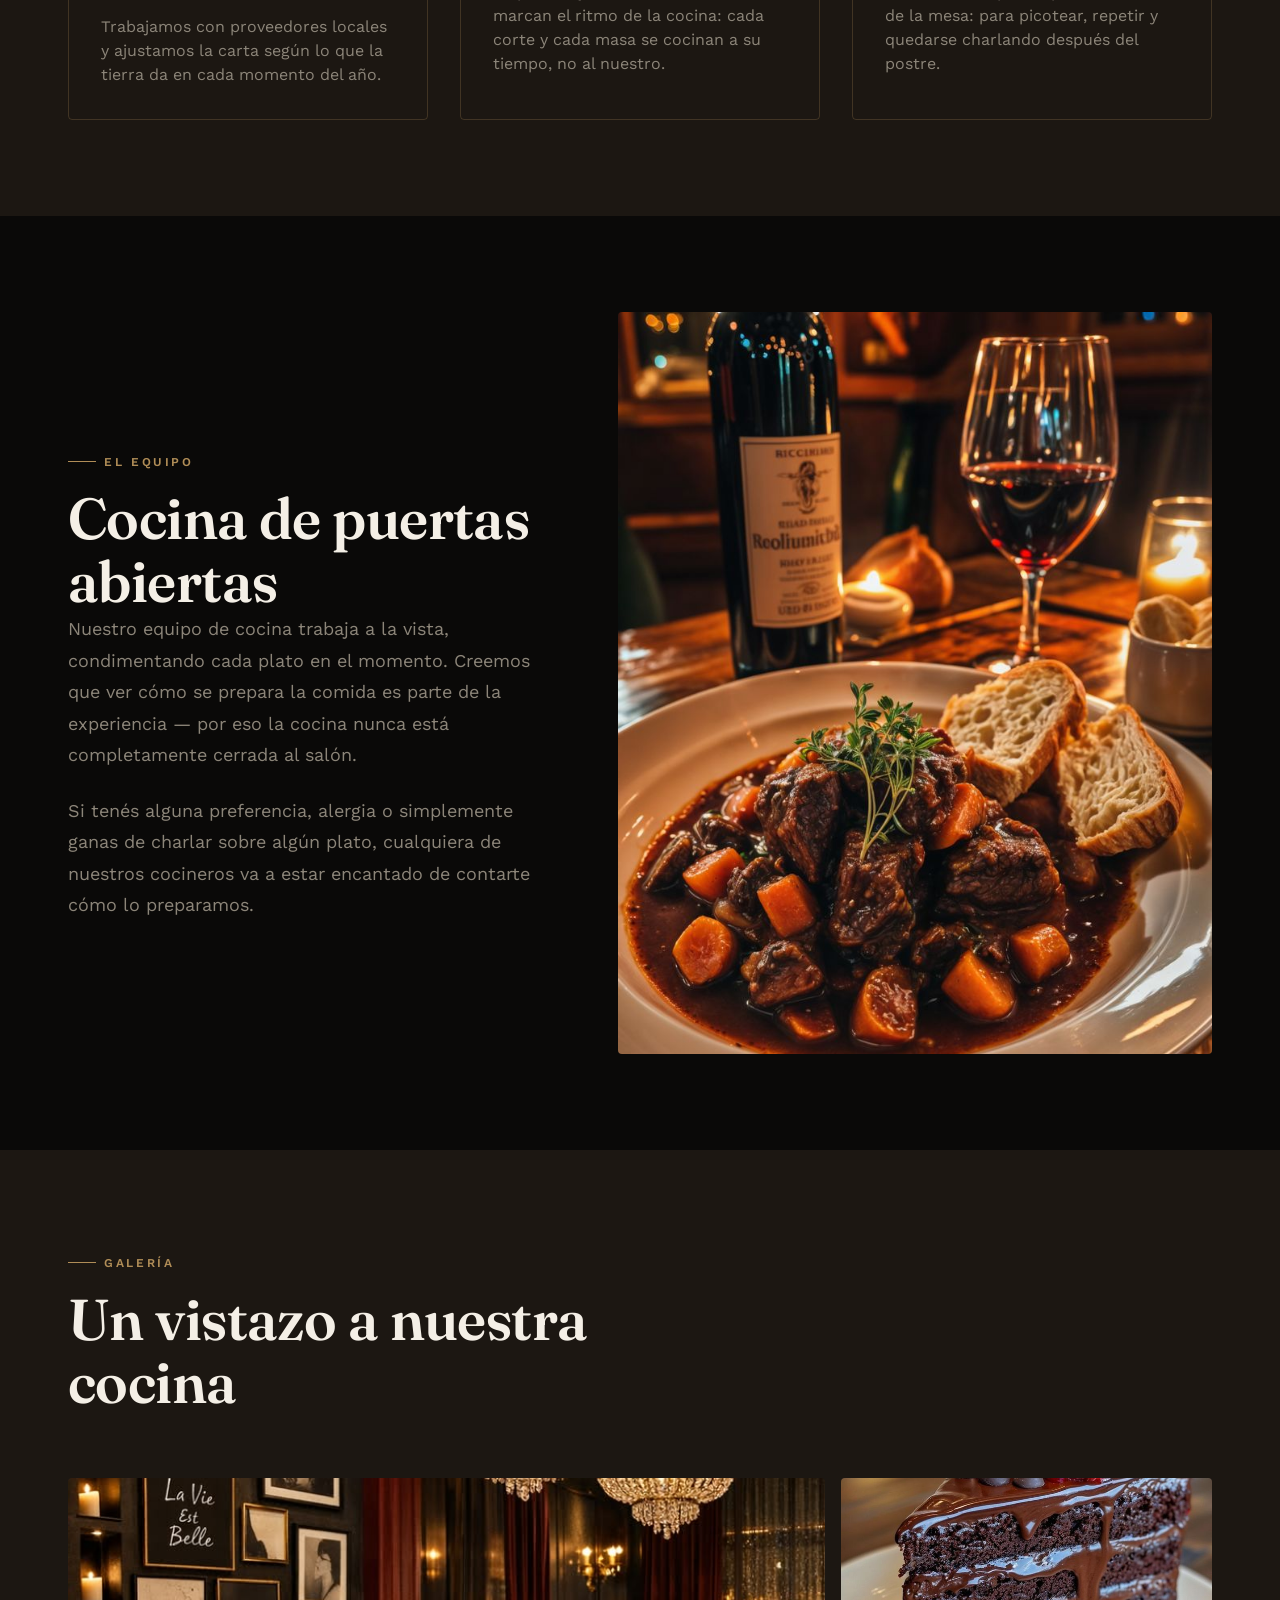
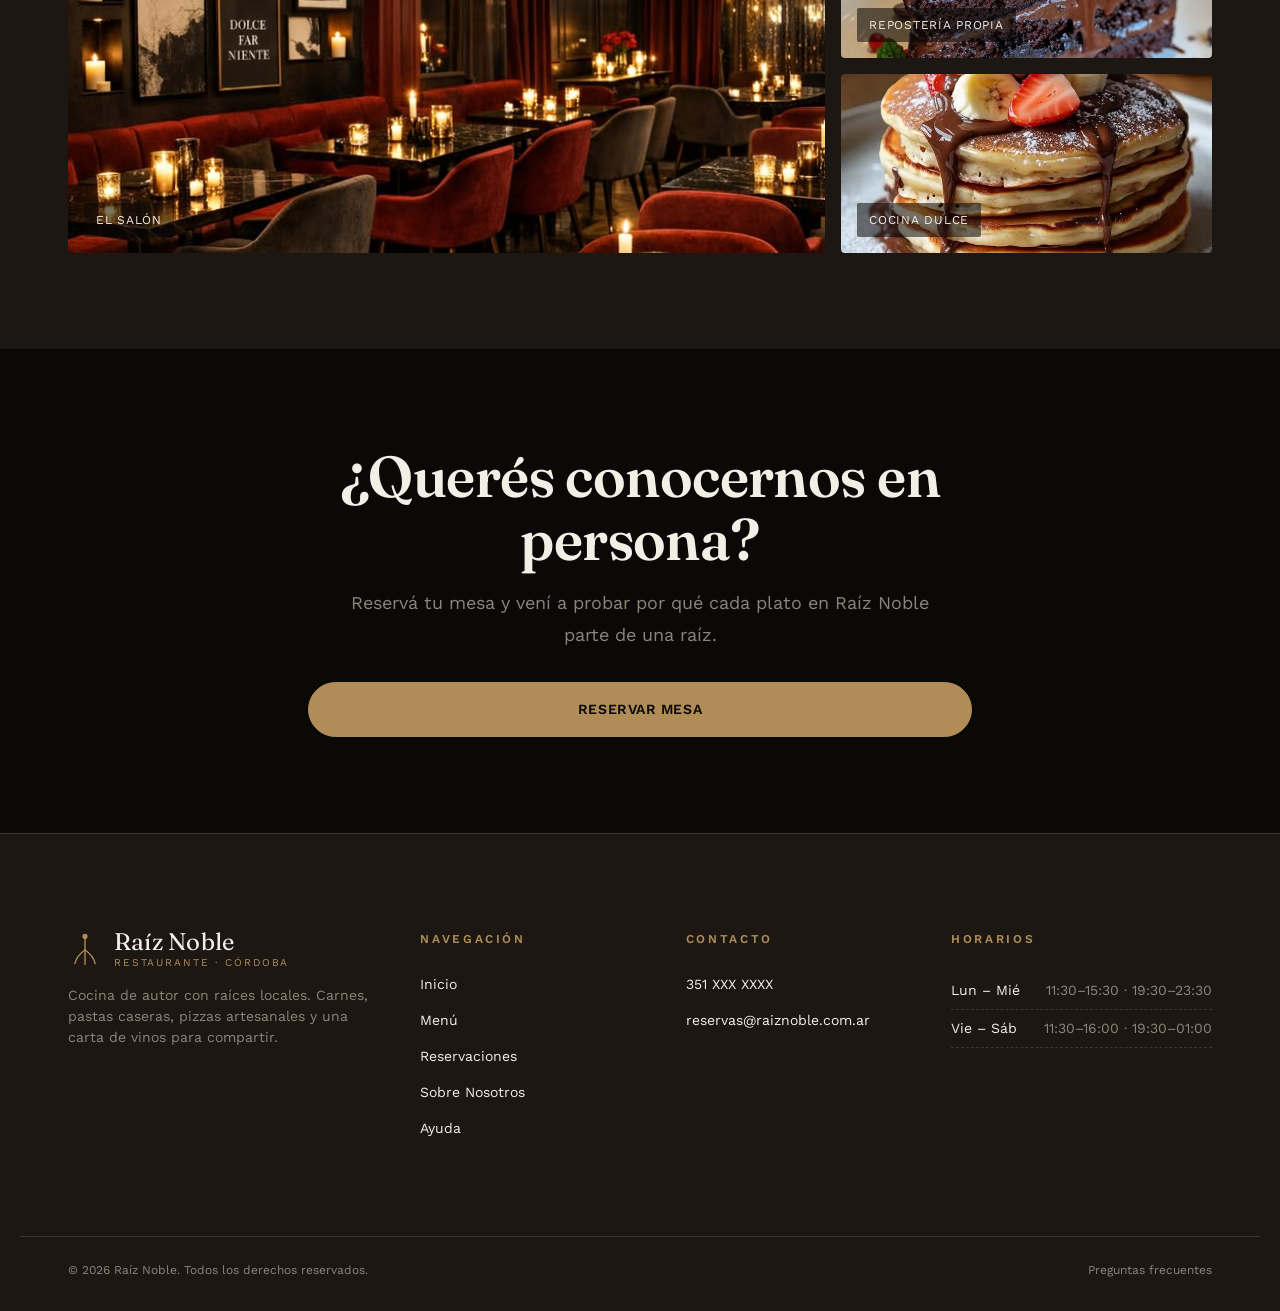
<file: pages/sobre-nosotros.html>
<!DOCTYPE html>
<html lang="es-AR">
<head>
  <meta charset="UTF-8">
  <meta name="viewport" content="width=device-width, initial-scale=1.0">
  <title>Sobre Nosotros — Raíz Noble | Nuestra historia en Córdoba</title>
  <meta name="description" content="Conocé la historia de Raíz Noble: nuestra filosofía de cocina, los valores que guían cada plato y el equipo detrás del restaurante en Córdoba.">
  <meta name="robots" content="index, follow">
  <link rel="canonical" href="https://www.raiznoble.com.ar/pages/sobre-nosotros.html">

  <meta property="og:type" content="website">
  <meta property="og:site_name" content="Raíz Noble">
  <meta property="og:title" content="Sobre Nosotros — Raíz Noble">
  <meta property="og:description" content="La historia y los valores detrás de Raíz Noble.">
  <meta property="og:image" content="../assets/img/chef-condimentando.webp">
  <meta property="og:locale" content="es_AR">

  <link rel="icon" type="image/svg+xml" href="../assets/img/favicon.svg">

  <link rel="preconnect" href="https://fonts.googleapis.com">
  <link rel="preconnect" href="https://fonts.gstatic.com" crossorigin>
  <link href="https://fonts.googleapis.com/css2?family=Fraunces:ital,opsz,wght@0,9..144,400;0,9..144,500;0,9..144,600;1,9..144,500&family=Work+Sans:wght@400;500;600;700&display=swap" rel="stylesheet">

  <link rel="stylesheet" href="../assets/css/main.css">
  <noscript><style>.reveal, .divisor-raiz { opacity: 1 !important; transform: none !important; } .reveal path, .divisor-raiz path { stroke-dashoffset: 0 !important; } .divisor-raiz circle { opacity: 1 !important; }</style></noscript>
</head>
<body>
  <a class="sr-only" href="#contenido-principal">Saltar al contenido principal</a>

  <header class="header" data-header>
    <div class="header__inner">
      <a class="marca" href="../index.html">
        <svg class="marca__icono" viewBox="0 0 40 40" fill="none" aria-hidden="true" focusable="false">
          <path d="M20 4 L20 20" stroke="currentColor" stroke-width="1.6" stroke-linecap="round"/>
          <path d="M20 20 C14 24 10 28 8 36" stroke="currentColor" stroke-width="1.6" stroke-linecap="round"/>
          <path d="M20 20 C26 24 30 28 32 36" stroke="currentColor" stroke-width="1.6" stroke-linecap="round"/>
          <path d="M20 20 C20 26 20 31 20 37" stroke="currentColor" stroke-width="1.6" stroke-linecap="round"/>
          <circle cx="20" cy="4" r="3" fill="currentColor"/>
        </svg>
        <span class="marca__texto">
          <span class="marca__nombre">Raíz Noble</span>
          <span class="marca__lema">Restaurante · Córdoba</span>
        </span>
      </a>
      <button class="nav-toggle" data-nav-toggle type="button" aria-expanded="false" aria-controls="nav-principal" aria-label="Abrir menú de navegación">
        <span class="nav-toggle__linea"></span>
      </button>
      <nav class="nav" id="nav-principal" data-nav aria-label="Navegación principal">
        <ul class="nav__lista">
          <li><a class="nav__link" href="../index.html">Inicio</a></li>
          <li><a class="nav__link" href="menu.html">Menú</a></li>
          <li><a class="nav__link" href="reservaciones.html">Reservaciones</a></li>
          <li><a class="nav__link" href="sobre-nosotros.html" aria-current="page">Sobre Nosotros</a></li>
          <li><a class="nav__link" href="ayuda.html">Ayuda</a></li>
          <li class="nav__cta"><a class="boton boton--sm" href="reservaciones.html">Reservar mesa</a></li>
        </ul>
      </nav>
    </div>
  </header>

  <main id="contenido-principal">
    <section class="pagina-hero">
      <div class="pagina-hero__media">
        <img src="../assets/img/chef-condimentando.webp" alt="Chef de Raíz Noble espolvoreando una mezcla de especias sobre un plato de carne" width="736" height="1308" fetchpriority="high">
      </div>
      <div class="pagina-hero__degrade" aria-hidden="true"></div>
      <div class="pagina-hero__contenido">
        <p class="pagina-hero__migas"><a href="../index.html">Inicio</a> / Sobre Nosotros</p>
        <h1>Nuestra historia</h1>
        <p class="lead" style="color: rgba(244,239,230,.85);">De dónde venimos y por qué cocinamos como cocinamos.</p>
      </div>
    </section>

    <section class="seccion">
      <div class="contenedor--angosto">
        <div class="franja-cita reveal">
          <blockquote>
            "Raíz Noble empezó como una idea simple: cocinar lo que nosotros mismos querríamos comer, con el mismo cuidado con el que se cocina para la propia familia."
          </blockquote>
          <cite>— Equipo fundador, Raíz Noble</cite>
        </div>

        <div style="margin-top: 3rem;" class="reveal reveal-retraso-1">
          <p class="lead">La idea de Raíz Noble nació de una pregunta simple: ¿qué pasaría si un restaurante tratara cada plato con el mismo cuidado que una comida familiar? De ahí el nombre — porque todo lo que servimos parte de una raíz: un producto de estación, una receta que se repite generación tras generación, un fuego que no se apura.</p>
          <p class="lead" style="margin-top: 1.5rem;">Hoy elegimos nuestros cortes, amasamos nuestras pastas y horneamos nuestras pizzas todos los días, de la misma forma en que lo hicimos desde el primer día: sin atajos, con tiempo, y pensando siempre en la mesa que se sienta del otro lado.</p>
        </div>
      </div>
    </section>

    <section class="seccion seccion--alterna">
      <div class="contenedor">
        <div class="encabezado-seccion encabezado-seccion--centrado reveal">
          <p class="eyebrow" style="justify-content: center;">Nuestros valores</p>
          <h2>Lo que no negociamos</h2>
        </div>

        <div class="grilla-valores reveal">
          <article class="tarjeta-valor">
            <svg class="tarjeta-valor__icono" viewBox="0 0 24 24" fill="none" aria-hidden="true"><path d="M12 3c-4 4-6 7-6 10a6 6 0 0 0 12 0c0-3-2-6-6-10Z" stroke="currentColor" stroke-width="1.4" stroke-linejoin="round"/></svg>
            <h3 class="tarjeta-valor__titulo">Producto de estación</h3>
            <p class="texto-atenuado">Trabajamos con proveedores locales y ajustamos la carta según lo que la tierra da en cada momento del año.</p>
          </article>
          <article class="tarjeta-valor">
            <svg class="tarjeta-valor__icono" viewBox="0 0 24 24" fill="none" aria-hidden="true"><path d="M12 2v6M6 8l1.5 3M18 8l-1.5 3M4 14c0 5 3.5 8 8 8s8-3 8-8" stroke="currentColor" stroke-width="1.4" stroke-linecap="round"/></svg>
            <h3 class="tarjeta-valor__titulo">Fuego y tiempo</h3>
            <p class="texto-atenuado">La parrilla y el horno de barro marcan el ritmo de la cocina: cada corte y cada masa se cocinan a su tiempo, no al nuestro.</p>
          </article>
          <article class="tarjeta-valor">
            <svg class="tarjeta-valor__icono" viewBox="0 0 24 24" fill="none" aria-hidden="true"><path d="M4 21c4-1 8-1 8-6V5l8 4-8 4" stroke="currentColor" stroke-width="1.4" stroke-linejoin="round"/></svg>
            <h3 class="tarjeta-valor__titulo">Mesa compartida</h3>
            <p class="texto-atenuado">Pensamos los platos para el medio de la mesa: para picotear, repetir y quedarse charlando después del postre.</p>
          </article>
        </div>
      </div>
    </section>

    <section class="seccion">
      <div class="contenedor">
        <div class="bloque-historia">
          <div class="reveal">
            <p class="eyebrow">El equipo</p>
            <h2>Cocina de puertas abiertas</h2>
            <p class="lead">Nuestro equipo de cocina trabaja a la vista, condimentando cada plato en el momento. Creemos que ver cómo se prepara la comida es parte de la experiencia — por eso la cocina nunca está completamente cerrada al salón.</p>
            <p class="lead" style="margin-top: 1.5rem;">Si tenés alguna preferencia, alergia o simplemente ganas de charlar sobre algún plato, cualquiera de nuestros cocineros va a estar encantado de contarte cómo lo preparamos.</p>
          </div>
          <div class="bloque-historia__imagen reveal reveal-retraso-2">
            <img src="../assets/img/estofado-vino.webp" alt="Estofado de carne con vegetales de estación, pan artesanal y copa de vino tinto sobre mesa de madera" loading="lazy">
          </div>
        </div>
      </div>
    </section>

    <section class="seccion seccion--alterna">
      <div class="contenedor">
        <div class="encabezado-seccion reveal">
          <p class="eyebrow">Galería</p>
          <h2>Un vistazo a nuestra cocina</h2>
        </div>
        <div class="galeria reveal">
          <figure class="galeria__item galeria__item--grande">
            <img src="../assets/img/salon-restaurante.webp" alt="Salón de Raíz Noble con lámparas de araña y mesas de mármol negro" loading="lazy">
            <figcaption>El salón</figcaption>
          </figure>
          <figure class="galeria__item galeria__item--chico">
            <img src="../assets/img/torta-chocolate.webp" alt="Torta de chocolate de cuatro capas con frambuesas frescas" loading="lazy">
            <figcaption>Repostería propia</figcaption>
          </figure>
          <figure class="galeria__item galeria__item--chico">
            <img src="../assets/img/panqueques-apilados.webp" alt="Panqueques apilados con banana, frutillas y chocolate" loading="lazy">
            <figcaption>Cocina dulce</figcaption>
          </figure>
        </div>
      </div>
    </section>

    <section class="seccion">
      <div class="contenedor--angosto" style="text-align:center;">
        <h2 class="reveal">¿Querés conocernos en persona?</h2>
        <p class="lead reveal reveal-retraso-1" style="margin-inline:auto; margin-block: 1rem 2rem;">Reservá tu mesa y vení a probar por qué cada plato en Raíz Noble parte de una raíz.</p>
        <a class="boton reveal reveal-retraso-2" href="reservaciones.html">Reservar mesa</a>
      </div>
    </section>
  </main>

  <footer class="footer">
    <div class="footer__grid">
      <div class="footer__marca">
        <a class="marca" href="../index.html">
          <svg class="marca__icono" viewBox="0 0 40 40" fill="none" aria-hidden="true" focusable="false">
            <path d="M20 4 L20 20" stroke="currentColor" stroke-width="1.6" stroke-linecap="round"/>
            <path d="M20 20 C14 24 10 28 8 36" stroke="currentColor" stroke-width="1.6" stroke-linecap="round"/>
            <path d="M20 20 C26 24 30 28 32 36" stroke="currentColor" stroke-width="1.6" stroke-linecap="round"/>
            <path d="M20 20 C20 26 20 31 20 37" stroke="currentColor" stroke-width="1.6" stroke-linecap="round"/>
            <circle cx="20" cy="4" r="3" fill="currentColor"/>
          </svg>
          <span class="marca__texto">
            <span class="marca__nombre">Raíz Noble</span>
            <span class="marca__lema">Restaurante · Córdoba</span>
          </span>
        </a>
        <p class="footer__descripcion">Cocina de autor con raíces locales. Carnes, pastas caseras, pizzas artesanales y una carta de vinos para compartir.</p>
      </div>
      <nav aria-label="Enlaces del sitio">
        <p class="footer__titulo">Navegación</p>
        <ul class="footer__lista">
          <li><a class="footer__link" href="../index.html">Inicio</a></li>
          <li><a class="footer__link" href="menu.html">Menú</a></li>
          <li><a class="footer__link" href="reservaciones.html">Reservaciones</a></li>
          <li><a class="footer__link" href="sobre-nosotros.html">Sobre Nosotros</a></li>
          <li><a class="footer__link" href="ayuda.html">Ayuda</a></li>
        </ul>
      </nav>
      <div>
        <p class="footer__titulo">Contacto</p>
        <ul class="footer__lista">
          <li><a class="footer__link" href="tel:+54351XXXXXXX">351 XXX XXXX</a></li>
          <li><a class="footer__link" href="mailto:reservas@raiznoble.com.ar">reservas@raiznoble.com.ar</a></li>
        </ul>
      </div>
      <div>
        <p class="footer__titulo">Horarios</p>
        <div class="horario-lista">
          <div class="horario-lista__fila"><span class="horario-lista__dia">Lun – Mié</span><span class="horario-lista__hora">11:30–15:30 · 19:30–23:30</span></div>
          <div class="horario-lista__fila"><span class="horario-lista__dia">Vie – Sáb</span><span class="horario-lista__hora">11:30–16:00 · 19:30–01:00</span></div>
        </div>
      </div>
    </div>
    <div class="footer__base">
      <p>&copy; <span data-anio>2026</span> Raíz Noble. Todos los derechos reservados.</p>
      <div class="footer__base-links">
        <a href="ayuda.html">Preguntas frecuentes</a>
      </div>
    </div>
  </footer>

  <script src="../assets/js/main.js" defer></script>
</body>
</html>
</file>
<file: assets/css/main.css>
/* ============================================================
   Raíz Noble — CSS compilado desde /assets/scss (main.scss)
   No editar directamente: modificar los partials .scss y recompilar
   con: sass assets/scss/main.scss assets/css/main.css --style=compressed
   ============================================================ */

/* ---------- RESET ---------- */
*, *::before, *::after { box-sizing: border-box; margin: 0; padding: 0; }
html { scroll-behavior: smooth; -webkit-text-size-adjust: 100%; }
@media (prefers-reduced-motion: reduce) {
  html { scroll-behavior: auto; }
  *, *::before, *::after {
    animation-duration: .01ms !important;
    animation-iteration-count: 1 !important;
    transition-duration: .01ms !important;
    scroll-behavior: auto !important;
  }
}
body {
  min-height: 100vh;
  font-family: 'Work Sans', -apple-system, BlinkMacSystemFont, 'Segoe UI', sans-serif;
  background-color: #0a0908;
  color: #f4efe6;
  line-height: 1.5;
  -webkit-font-smoothing: antialiased;
}
img, picture, svg { max-width: 100%; display: block; }
a { color: inherit; }
ul, ol { list-style: none; }
button, input, select, textarea { font: inherit; color: inherit; }
button { cursor: pointer; }
table { border-collapse: collapse; }
:target { scroll-margin-top: 6rem; }

/* ---------- TIPOGRAFÍA ---------- */
h1, h2, h3, h4 {
  font-family: 'Fraunces', Georgia, 'Times New Roman', serif;
  font-weight: 600;
  line-height: 1.1;
  letter-spacing: -.01em;
  color: #f4efe6;
}
h1 { font-size: clamp(3.75rem, 6vw, 5rem); font-weight: 500; }
h2 { font-size: clamp(2.75rem, 4.5vw, 3.75rem); }
h3 { font-size: clamp(1.5rem, 2.5vw, 2rem); }
h4 { font-size: 1.125rem; font-weight: 600; }
p { max-width: 62ch; }
.texto-italica { font-style: italic; }
.texto-acento { color: #b08d57; }
.texto-atenuado { color: #8c8579; }
.eyebrow {
  font-family: 'Work Sans', sans-serif;
  font-size: .75rem;
  font-weight: 600;
  letter-spacing: .22em;
  text-transform: uppercase;
  color: #b08d57;
  display: inline-flex;
  align-items: center;
  gap: .5rem;
  margin-bottom: 1rem;
}
.eyebrow::before { content: ''; width: 28px; height: 1px; background: currentColor; }
.lead { font-size: 1.125rem; color: #8c8579; max-width: 56ch; line-height: 1.75; }
.sr-only, .visually-hidden {
  position: absolute; width: 1px; height: 1px; padding: 0; margin: -1px;
  overflow: hidden; clip: rect(0,0,0,0); white-space: nowrap; border: 0;
}

/* ---------- UTILIDADES ---------- */
.contenedor { width: 100%; max-width: 1240px; margin-inline: auto; padding-inline: 1.5rem; }
.contenedor--angosto { width: 100%; max-width: 760px; margin-inline: auto; padding-inline: 1.5rem; }
@media (min-width: 1024px) {
  .contenedor, .contenedor--angosto { padding-inline: 3rem; }
}
.seccion { padding-block: 6rem; }
@media (max-width: 767px) { .seccion { padding-block: 3rem; } }
.seccion--clara { background: #f4efe6; color: #0a0908; }
.seccion--clara h1, .seccion--clara h2, .seccion--clara h3, .seccion--clara h4 { color: #0a0908; }
.seccion--clara .texto-atenuado { color: #55504a; }
.seccion--alterna { background: #1c1712; }
.encabezado-seccion { max-width: 42rem; margin-bottom: 4rem; }
.encabezado-seccion--centrado { margin-inline: auto; text-align: center; }
.reveal {
  opacity: 0; transform: translateY(28px);
  transition: opacity 1s cubic-bezier(.16,1,.3,1), transform 1s cubic-bezier(.16,1,.3,1);
}
.reveal.is-visible { opacity: 1; transform: translateY(0); }
@media (prefers-reduced-motion: reduce) { .reveal { opacity: 1; transform: none; transition: none; } }
.reveal-retraso-1 { transition-delay: .1s; }
.reveal-retraso-2 { transition-delay: .2s; }
.reveal-retraso-3 { transition-delay: .3s; }
.reveal-retraso-4 { transition-delay: .4s; }
.reveal-retraso-5 { transition-delay: .5s; }
.reveal-retraso-6 { transition-delay: .6s; }

/* ---------- ANIMACIONES / FIRMA VISUAL ---------- */
.divisor-raiz { display: block; width: 100%; height: auto; margin-block: 3rem; color: #b08d57; }
.divisor-raiz path {
  fill: none; stroke: currentColor; stroke-width: 1.4; stroke-linecap: round;
  stroke-dasharray: 1400; stroke-dashoffset: 1400;
  transition: stroke-dashoffset 2.2s cubic-bezier(.16,1,.3,1);
}
.divisor-raiz circle { opacity: 0; transition: opacity .6s ease 1.6s; fill: #b08d57; }
.divisor-raiz.is-visible path { stroke-dashoffset: 0; }
.divisor-raiz.is-visible circle { opacity: 1; }
@media (prefers-reduced-motion: reduce) {
  .divisor-raiz path { stroke-dashoffset: 0; transition: none; }
  .divisor-raiz circle { opacity: 1; transition: none; }
}
@keyframes brasa { 0%, 100% { opacity: .55; } 50% { opacity: 1; } }
.punto-brasa { animation: brasa 2.4s ease-in-out infinite; }
@keyframes flotar { 0%, 100% { transform: translateY(0); } 50% { transform: translateY(10px); } }
.indicador-scroll { animation: flotar 2.6s ease-in-out infinite; }
@keyframes deriva {
  0% { transform: translate(0,0) scale(1); }
  50% { transform: translate(-2%,-3%) scale(1.04); }
  100% { transform: translate(0,0) scale(1); }
}
.fondo-deriva { animation: deriva 18s ease-in-out infinite; }
@media (prefers-reduced-motion: reduce) {
  .indicador-scroll, .fondo-deriva { animation: none; }
}

/* ---------- HEADER / NAV ---------- */
.header {
  position: fixed; inset-inline: 0; top: 0; z-index: 100; padding-block: 1.5rem;
  transition: background-color .4s cubic-bezier(.4,0,.2,1), padding .4s cubic-bezier(.4,0,.2,1), box-shadow .4s cubic-bezier(.4,0,.2,1);
}
.header__inner {
  width: 100%; max-width: 1240px; margin-inline: auto; padding-inline: 1.5rem;
  display: flex; justify-content: space-between; align-items: center; gap: 1.5rem;
}
@media (min-width: 1024px) { .header__inner { padding-inline: 3rem; } }
.header.is-scrolled {
  background: rgba(10,9,8,.92); backdrop-filter: blur(10px); padding-block: .75rem;
  box-shadow: 0 8px 24px rgba(0,0,0,.35); border-bottom: 1px solid rgba(176,141,87,.25);
}
/* El backdrop-filter crea un "containing block" para hijos position:fixed
   (el nav mobile), rompiendo el overlay de pantalla completa del menú.
   Se desactiva solo en mobile/tablet, donde .nav usa position:fixed. */
@media (max-width: 1023px) {
  .header.is-scrolled { backdrop-filter: none; }
}
.marca { display: flex; align-items: center; gap: .75rem; text-decoration: none; color: #f4efe6; }
.marca__icono { width: 34px; height: 34px; color: #b08d57; flex-shrink: 0; }
.marca__texto { display: flex; flex-direction: column; line-height: 1; }
.marca__nombre { font-family: 'Fraunces', serif; font-size: 1.5rem; letter-spacing: .01em; }
.marca__lema { font-size: .65rem; letter-spacing: .18em; text-transform: uppercase; color: #b08d57; margin-top: .25rem; }
@media (min-width: 1024px) {
  .nav { display: flex; justify-content: flex-end; align-items: center; gap: 3rem; }
}
@media (max-width: 1023px) {
  .nav {
    position: fixed; inset: 0; top: 0; background: #0a0908; padding: 6.5rem 2rem 2rem;
    transform: translateX(100%); transition: transform .4s cubic-bezier(.4,0,.2,1); overflow-y: auto;
  }
  .nav.is-abierto { transform: translateX(0); }
}
.nav__lista { display: flex; align-items: center; gap: 2rem; }
@media (max-width: 1023px) {
  .nav__lista { flex-direction: column; align-items: flex-start; gap: 1.5rem; }
}
.nav__link {
  font-size: .875rem; letter-spacing: .04em; text-transform: uppercase; font-weight: 500;
  text-decoration: none; color: #f4efe6; position: relative;
}
.nav__link::after {
  content: ''; position: absolute; left: 0; bottom: -.2em; width: 100%; height: 1px;
  background: #b08d57; transform: scaleX(0); transform-origin: right; transition: transform .4s cubic-bezier(.4,0,.2,1);
}
.nav__link:hover::after, .nav__link:focus-visible::after { transform: scaleX(1); transform-origin: left; }
@media (max-width: 1023px) {
  .nav__link { font-family: 'Fraunces', serif; font-size: 2rem; text-transform: none; letter-spacing: 0; }
}
.nav__link[aria-current='page'] { color: #b08d57; }
@media (max-width: 1023px) { .nav__cta { margin-top: 2rem; } }
.nav-toggle {
  border: 1px solid rgba(176,141,87,.25); background: none; cursor: pointer; padding: 0;
  display: none; position: relative; z-index: 300; width: 42px; height: 42px; border-radius: 50%;
}
@media (max-width: 1023px) { .nav-toggle { display: flex; align-items: center; justify-content: center; } }
.nav-toggle__linea, .nav-toggle__linea::before, .nav-toggle__linea::after {
  width: 18px; height: 1.5px; background: #f4efe6; transition: transform .2s ease, opacity .2s ease;
}
.nav-toggle__linea { position: relative; }
.nav-toggle__linea::before, .nav-toggle__linea::after { content: ''; position: absolute; left: 0; }
.nav-toggle__linea::before { top: -6px; }
.nav-toggle__linea::after { top: 6px; }
.nav-toggle[aria-expanded='true'] .nav-toggle__linea { background: transparent; }
.nav-toggle[aria-expanded='true'] .nav-toggle__linea::before { top: 0; transform: rotate(45deg); }
.nav-toggle[aria-expanded='true'] .nav-toggle__linea::after { top: 0; transform: rotate(-45deg); }
:is(.header__inner a, .nav__link, .nav-toggle):focus-visible { outline: 2px solid #b08d57; outline-offset: 3px; border-radius: 2px; }

/* ---------- BOTONES ---------- */
.boton, .boton--fantasma, .boton--vino, .boton--oscuro {
  display: flex; justify-content: center; align-items: center; gap: .75rem;
  font-family: 'Work Sans', sans-serif; font-size: .875rem; font-weight: 600;
  letter-spacing: .04em; text-transform: uppercase; text-decoration: none;
  padding: 1rem 1.5rem; border-radius: 999px; border: 1px solid transparent;
  transition: transform .2s ease, background-color .4s cubic-bezier(.4,0,.2,1), color .4s cubic-bezier(.4,0,.2,1), border-color .4s cubic-bezier(.4,0,.2,1);
  white-space: nowrap;
}
.boton:hover, .boton--fantasma:hover, .boton--vino:hover, .boton--oscuro:hover { transform: translateY(-2px); }
.boton { background: #b08d57; color: #0a0908; border-color: #b08d57; }
.boton:hover, .boton:focus-visible { background: #cba86e; border-color: #cba86e; }
.boton--fantasma { background: transparent; color: #f4efe6; border-color: rgba(244,239,230,.4); }
.boton--fantasma:hover, .boton--fantasma:focus-visible { border-color: #b08d57; color: #b08d57; }
.boton--vino { background: #6e1423; color: #f4efe6; border-color: #6e1423; }
.boton--vino:hover, .boton--vino:focus-visible { background: #8a1c2d; border-color: #8a1c2d; }
.boton--oscuro { background: #0a0908; color: #f4efe6; border-color: #0a0908; }
.boton--oscuro:hover, .boton--oscuro:focus-visible { background: #1c1712; }
.boton--ancho { width: 100%; }
.boton--sm { padding: .75rem 1.5rem; font-size: .75rem; }
.enlace-flecha {
  display: flex; align-items: center; gap: .5rem; font-size: .875rem; font-weight: 600;
  text-decoration: none; color: #b08d57; letter-spacing: .03em;
}
.enlace-flecha svg { width: 16px; height: 16px; transition: transform .2s ease; }
.enlace-flecha:hover svg, .enlace-flecha:focus-visible svg { transform: translateX(4px); }
:is(.boton, .boton--fantasma, .boton--vino, .boton--oscuro, .enlace-flecha):focus-visible {
  outline: 2px solid #b08d57; outline-offset: 3px; border-radius: 2px;
}

/* ---------- HERO ---------- */
.hero {
  position: relative; min-height: 100svh; display: flex; align-items: flex-end;
  color: #f4efe6; overflow: hidden;
}
.hero__media { position: absolute; inset: 0; z-index: -2; }
.hero__media img { width: 100%; height: 100%; object-fit: cover; }
.hero__degrade {
  position: absolute; inset: 0; z-index: -1;
  background: linear-gradient(180deg, rgba(10,9,8,.55) 0%, rgba(10,9,8,.35) 35%, rgba(10,9,8,.85) 88%, #0a0908 100%);
}
.hero__contenido { width: 100%; max-width: 1240px; margin-inline: auto; padding-inline: 1.5rem; padding-bottom: 6rem; max-width: 46rem; }
@media (min-width: 1024px) { .hero__contenido { padding-inline: 3rem; } }
@media (max-width: 767px) { .hero__contenido { padding-bottom: 4rem; } }
.hero__titulo { margin-bottom: 1.5rem; }
.hero__titulo em { color: #b08d57; font-style: italic; }
.hero__acciones { display: flex; align-items: center; gap: 1rem; margin-top: 2rem; flex-wrap: wrap; }
.scroll-indicador {
  position: absolute; bottom: 2rem; right: 2rem; display: flex; flex-direction: column;
  justify-content: center; align-items: center; gap: .5rem; color: rgba(244,239,230,.8);
  font-size: .75rem; letter-spacing: .18em; text-transform: uppercase;
}
.scroll-indicador__linea { width: 1px; height: 42px; background: linear-gradient(180deg, #b08d57, transparent); }
@media (max-width: 767px) { .scroll-indicador { display: none; } }
.pagina-hero {
  position: relative; min-height: 52vh; display: flex; align-items: flex-end; color: #f4efe6; overflow: hidden;
}
.pagina-hero__media { position: absolute; inset: 0; z-index: -2; }
.pagina-hero__media img { width: 100%; height: 100%; object-fit: cover; }
.pagina-hero__degrade {
  position: absolute; inset: 0; z-index: -1;
  background: linear-gradient(180deg, rgba(10,9,8,.5) 0%, rgba(10,9,8,.55) 40%, #0a0908 100%);
}
.pagina-hero__contenido { width: 100%; max-width: 1240px; margin-inline: auto; padding-inline: 1.5rem; padding-bottom: 4rem; }
@media (min-width: 1024px) { .pagina-hero__contenido { padding-inline: 3rem; } }
.pagina-hero__migas {
  display: flex; align-items: center; gap: .5rem; font-size: .75rem; letter-spacing: .08em;
  text-transform: uppercase; color: rgba(244,239,230,.7); margin-bottom: 1rem;
}
.pagina-hero__migas a { text-decoration: none; color: inherit; }
.pagina-hero__migas a:hover { color: #b08d57; }

/* ---------- TARJETAS ---------- */
.grilla-platos { display: grid; grid-template-columns: 1fr; gap: 2rem; }
@media (min-width: 480px) { .grilla-platos { grid-template-columns: repeat(2,1fr); } }
@media (min-width: 1280px) { .grilla-platos { grid-template-columns: repeat(4,1fr); gap: 1.5rem; } }
.tarjeta-plato {
  position: relative; border-radius: 4px; overflow: hidden; background: #1c1712;
  transition: transform .4s cubic-bezier(.4,0,.2,1), box-shadow .4s cubic-bezier(.4,0,.2,1);
}
.tarjeta-plato__imagen { aspect-ratio: 4/5; overflow: hidden; }
.tarjeta-plato__imagen img { width: 100%; height: 100%; object-fit: cover; display: block; transition: transform 1.2s cubic-bezier(.16,1,.3,1); }
.tarjeta-plato:hover .tarjeta-plato__imagen img, .tarjeta-plato:focus-within .tarjeta-plato__imagen img { transform: scale(1.08); }
.tarjeta-plato:hover, .tarjeta-plato:focus-within { transform: translateY(-6px); box-shadow: 0 10px 30px rgba(0,0,0,.35); }
.tarjeta-plato__cuerpo { padding: 1.5rem; }
.tarjeta-plato__categoria { font-family: 'Work Sans', sans-serif; font-size: .65rem; font-weight: 600; letter-spacing: .22em; text-transform: uppercase; color: #b08d57; }
.tarjeta-plato__nombre { font-family: 'Fraunces', serif; font-size: 1.125rem; margin-block: .5rem .25rem; }
.tarjeta-plato__precio { color: #b08d57; font-weight: 600; font-size: .875rem; }

.grilla-valores { display: grid; grid-template-columns: 1fr; gap: 2rem; }
@media (min-width: 768px) { .grilla-valores { grid-template-columns: repeat(3,1fr); } }
.tarjeta-valor {
  padding: 2rem; border: 1px solid rgba(176,141,87,.25); border-radius: 4px;
  transition: border-color .4s cubic-bezier(.4,0,.2,1), background-color .4s cubic-bezier(.4,0,.2,1);
}
.tarjeta-valor:hover { border-color: #b08d57; background: rgba(176,141,87,.04); }
.tarjeta-valor__numero { font-family: 'Work Sans', sans-serif; font-size: .75rem; font-weight: 600; letter-spacing: .22em; text-transform: uppercase; color: #8c8579; }
.tarjeta-valor__icono { width: 40px; height: 40px; color: #b08d57; margin-bottom: 1rem; }
.tarjeta-valor__titulo { margin-bottom: .75rem; }

.galeria { display: grid; grid-template-columns: repeat(2,1fr); gap: 1rem; }
@media (min-width: 768px) { .galeria { grid-template-columns: repeat(6,1fr); grid-auto-rows: 14vw; } }
.galeria__item { position: relative; border-radius: 4px; overflow: hidden; }
.galeria__item img { width: 100%; height: 100%; object-fit: cover; transition: transform 1s cubic-bezier(.16,1,.3,1); }
.galeria__item:hover img { transform: scale(1.06); }
@media (min-width: 768px) {
  .galeria__item--grande { grid-column: span 4; grid-row: span 2; }
  .galeria__item--chico { grid-column: span 2; }
}
.galeria__item figcaption {
  position: absolute; left: 1rem; bottom: 1rem; font-size: .75rem; letter-spacing: .06em;
  text-transform: uppercase; color: #f4efe6; background: rgba(10,9,8,.55); padding: .5rem .75rem; border-radius: 2px;
}

.grilla-especiales { display: grid; grid-template-columns: 1fr; gap: 1.5rem; }
@media (min-width: 768px) { .grilla-especiales { grid-template-columns: repeat(2,1fr); } }
.tarjeta-especial {
  padding: 2rem; border-radius: 4px; background: linear-gradient(160deg, rgba(110,20,35,.28), rgba(10,9,8,0));
  border: 1px solid rgba(176,141,87,.3);
}
.tarjeta-especial__nombre { margin-bottom: .75rem; }
.tarjeta-especial__precio { display: inline-block; margin-top: 1rem; color: #b08d57; font-weight: 600; }

.tarjeta-info { display: flex; align-items: flex-start; gap: 1rem; padding: 1.5rem; border: 1px solid rgba(176,141,87,.25); border-radius: 4px; }
.tarjeta-info__icono { width: 24px; height: 24px; color: #b08d57; flex-shrink: 0; margin-top: .25rem; }
.tarjeta-info__titulo { font-size: .875rem; text-transform: uppercase; letter-spacing: .05em; color: #8c8579; margin-bottom: .25rem; }
.tarjeta-info__valor { font-family: 'Fraunces', serif; font-size: 1.125rem; }
.tarjeta-info__valor a { text-decoration: none; color: inherit; }
.tarjeta-info__valor a:hover { color: #b08d57; }

/* ---------- FOOTER ---------- */
.footer { background: #1c1712; border-top: 1px solid rgba(176,141,87,.25); padding-block: 6rem 2rem; }
.footer__grid {
  width: 100%; max-width: 1240px; margin-inline: auto; padding-inline: 1.5rem;
  display: grid; grid-template-columns: 1.4fr 1fr 1fr 1.2fr; gap: 3rem;
}
@media (min-width: 1024px) { .footer__grid { padding-inline: 3rem; } }
@media (max-width: 1023px) { .footer__grid { grid-template-columns: repeat(2,1fr); } }
@media (max-width: 479px) { .footer__grid { grid-template-columns: 1fr; } }
.footer__marca { max-width: 26rem; }
.footer__descripcion { margin-top: 1rem; color: #8c8579; font-size: .875rem; }
.footer__titulo { font-family: 'Work Sans', sans-serif; font-size: .75rem; font-weight: 600; letter-spacing: .22em; text-transform: uppercase; color: #b08d57; margin-bottom: 1.5rem; }
.footer__lista { display: flex; flex-direction: column; align-items: flex-start; gap: .75rem; }
.footer__link { text-decoration: none; color: #f4efe6; font-size: .875rem; position: relative; }
.footer__link::after {
  content: ''; position: absolute; left: 0; bottom: -.2em; width: 100%; height: 1px; background: #b08d57;
  transform: scaleX(0); transform-origin: right; transition: transform .4s cubic-bezier(.4,0,.2,1);
}
.footer__link:hover::after, .footer__link:focus-visible::after { transform: scaleX(1); transform-origin: left; }
.footer__social { display: flex; align-items: center; gap: .75rem; margin-top: 2rem; }
.footer__social-link {
  display: flex; align-items: center; justify-content: center; width: 38px; height: 38px;
  border: 1px solid rgba(176,141,87,.25); border-radius: 50%; color: #f4efe6; text-decoration: none;
  transition: border-color .4s cubic-bezier(.4,0,.2,1), color .4s cubic-bezier(.4,0,.2,1);
}
.footer__social-link svg { width: 16px; height: 16px; }
.footer__social-link:hover, .footer__social-link:focus-visible { border-color: #b08d57; color: #b08d57; }
.footer__base {
  width: 100%; max-width: 1240px; margin-inline: auto; padding-inline: 1.5rem;
  display: flex; justify-content: space-between; align-items: center; gap: 1rem;
  margin-top: 6rem; padding-top: 1.5rem; border-top: 1px solid rgba(176,141,87,.25);
  font-size: .75rem; color: #8c8579; flex-wrap: wrap;
}
@media (min-width: 1024px) { .footer__base { padding-inline: 3rem; } }
.footer__base a { color: #8c8579; text-decoration: none; }
.footer__base a:hover { color: #b08d57; }
.footer__base-links { display: flex; align-items: center; gap: 1.5rem; }
.horario-lista { font-size: .875rem; }
.horario-lista__fila { display: flex; justify-content: space-between; align-items: center; padding-block: .5rem; border-bottom: 1px dashed rgba(176,141,87,.25); gap: 1rem; }
.horario-lista__dia { color: #f4efe6; }
.horario-lista__hora { color: #8c8579; text-align: right; }

/* ---------- FORMULARIOS ---------- */
.formulario { background: #1c1712; border: 1px solid rgba(176,141,87,.25); border-radius: 4px; padding: 3rem; }
@media (max-width: 479px) { .formulario { padding: 1.5rem; } }
.formulario__grid { display: grid; grid-template-columns: repeat(2,1fr); gap: 1.5rem; }
@media (max-width: 479px) { .formulario__grid { grid-template-columns: 1fr; } }
.formulario__grupo { display: flex; flex-direction: column; gap: .5rem; }
.formulario__grupo--completo { grid-column: 1 / -1; }
.formulario__pie { display: flex; justify-content: space-between; align-items: center; gap: 1rem; margin-top: 2rem; flex-wrap: wrap; }
.formulario__nota { font-size: .75rem; color: #8c8579; max-width: 24rem; }
.campo__label { font-size: .875rem; font-weight: 600; letter-spacing: .02em; }
.campo__label .campo__opcional { color: #8c8579; font-weight: 400; text-transform: none; letter-spacing: normal; }
.campo__control {
  width: 100%; padding: 1rem; background: #0a0908; border: 1px solid rgba(176,141,87,.25);
  border-radius: 2px; color: #f4efe6; transition: border-color .2s ease;
}
.campo__control::placeholder { color: #55504a; }
.campo__control:hover { border-color: rgba(176,141,87,.5); }
.campo__control:focus { border-color: #b08d57; }
.campo__control:focus-visible { outline: 2px solid #b08d57; outline-offset: 3px; border-radius: 2px; }
textarea.campo__control { resize: vertical; min-height: 7rem; }
.campo__error { font-size: .75rem; color: #cf6377; min-height: 1.1em; }
.formulario__mensaje-estado { margin-top: 1.5rem; padding: 1rem 1.5rem; border-radius: 2px; font-size: .875rem; display: none; align-items: center; gap: .75rem; }
.formulario__mensaje-estado.is-visible { display: flex; }
.formulario__mensaje-estado--exito { background: rgba(63,122,79,.15); border: 1px solid rgba(63,122,79,.5); color: #a8e0b6; }
.formulario__mensaje-estado--error { background: rgba(110,20,35,.18); border: 1px solid rgba(110,20,35,.6); color: #f2b9c2; }

/* ---------- MENÚ: tabs y listado ---------- */
.menu-tabs {
  position: sticky; top: 5.25rem; z-index: 10;
  background: linear-gradient(180deg, rgba(28,23,18,.97), rgba(10,9,8,.97));
  backdrop-filter: blur(8px);
  border-bottom: 1px solid rgba(176,141,87,.25); padding-block: 1rem; margin-bottom: 4rem;
  box-shadow: 0 16px 30px -18px rgba(0,0,0,.7);
}
.menu-tabs__scroll {
  width: 100%; max-width: 1240px; margin-inline: auto; padding-inline: 1.5rem;
  display: flex; gap: .75rem; overflow-x: auto; padding-block: .25rem;
  scroll-behavior: smooth; scrollbar-width: none; -ms-overflow-style: none;
  mask-image: linear-gradient(to right, transparent, black 3rem, black calc(100% - 3rem), transparent);
  -webkit-mask-image: linear-gradient(to right, transparent, black 3rem, black calc(100% - 3rem), transparent);
  transition: mask-image .4s cubic-bezier(.4,0,.2,1);
}
@media (min-width: 1024px) { .menu-tabs__scroll { padding-inline: 3rem; } }
.menu-tabs__scroll::-webkit-scrollbar { display: none; height: 0; }
.menu-tabs__scroll.is-inicio {
  mask-image: linear-gradient(to right, black, black calc(100% - 3rem), transparent);
  -webkit-mask-image: linear-gradient(to right, black, black calc(100% - 3rem), transparent);
}
.menu-tabs__scroll.is-final {
  mask-image: linear-gradient(to right, transparent, black 3rem, black);
  -webkit-mask-image: linear-gradient(to right, transparent, black 3rem, black);
}
.menu-tabs__scroll.is-inicio.is-final { mask-image: none; -webkit-mask-image: none; }
.menu-tabs__boton {
  border: 1px solid rgba(176,141,87,.25); background: rgba(244,239,230,.02); cursor: pointer; flex-shrink: 0;
  padding: .75rem 1.5rem; border-radius: 999px; font-size: .75rem; font-weight: 500; letter-spacing: .06em;
  text-transform: uppercase; color: #8c8579;
  transition: color .2s ease, border-color .2s ease, background-color .2s ease, transform .2s ease, box-shadow .2s ease;
}
.menu-tabs__boton:hover { color: #f4efe6; border-color: rgba(176,141,87,.6); background: rgba(176,141,87,.08); transform: translateY(-1px); }
.menu-tabs__boton.is-activo {
  background: linear-gradient(135deg, #cba86e, #b08d57); border-color: #b08d57; color: #0a0908; font-weight: 700;
  box-shadow: 0 6px 16px -4px rgba(176,141,87,.55);
}
.menu-tabs__boton:focus-visible { outline: 2px solid #b08d57; outline-offset: 3px; }
.menu-tabs__flecha {
  border: 1px solid rgba(176,141,87,.25); background: rgba(10,9,8,.85); cursor: pointer; padding: 0;
  position: absolute; top: 50%; transform: translateY(-50%); z-index: 2;
  width: 34px; height: 34px; border-radius: 50%; display: flex; align-items: center; justify-content: center;
  backdrop-filter: blur(4px); color: #f4efe6;
  transition: opacity .2s ease, border-color .2s ease, background-color .2s ease, color .2s ease, transform .2s ease;
}
.menu-tabs__flecha svg { width: 16px; height: 16px; }
.menu-tabs__flecha:hover:not(:disabled) {
  border-color: #b08d57; color: #b08d57; background: rgba(176,141,87,.14); transform: translateY(-50%) scale(1.06);
}
.menu-tabs__flecha:disabled { opacity: 0; pointer-events: none; }
.menu-tabs__flecha:focus-visible { outline: 2px solid #b08d57; outline-offset: 3px; }
.menu-tabs__flecha--izq { left: .75rem; }
.menu-tabs__flecha--der { right: .75rem; }
@media (max-width: 479px) {
  .menu-tabs__flecha { width: 30px; height: 30px; }
  .menu-tabs__flecha svg { width: 14px; height: 14px; }
}
.menu-categoria { margin-bottom: 4rem; scroll-margin-top: 8rem; }
.menu-categoria__encabezado { display: flex; justify-content: space-between; align-items: baseline; gap: 1rem; border-bottom: 1px solid rgba(176,141,87,.25); padding-bottom: 1rem; margin-bottom: 2rem; }
.menu-categoria__descripcion { margin-top: .5rem; }
.lista-platos { display: grid; grid-template-columns: 1fr; gap: 1.5rem 3rem; }
@media (min-width: 768px) { .lista-platos { grid-template-columns: repeat(2,1fr); } }
.item-plato { display: flex; justify-content: space-between; align-items: flex-start; gap: 1rem; padding-bottom: 1rem; border-bottom: 1px dashed rgba(176,141,87,.25); }
.item-plato__info { flex: 1; }
.item-plato__nombre { font-family: 'Fraunces', serif; font-size: 1.125rem; display: inline-flex; align-items: center; gap: .5rem; }
.item-plato__descripcion { margin-top: .25rem; font-size: .875rem; color: #8c8579; }
.item-plato__precio { font-family: 'Fraunces', serif; font-size: 1.125rem; color: #b08d57; white-space: nowrap; }
.etiqueta-veg { display: flex; align-items: center; justify-content: center; width: 18px; height: 18px; border-radius: 50%; background: rgba(63,122,79,.25); color: #a8e0b6; font-size: .6rem; }

/* ---------- ACORDEÓN ---------- */
.acordeon { border-top: 1px solid rgba(176,141,87,.25); }
.acordeon-item { border-bottom: 1px solid rgba(176,141,87,.25); }
.acordeon-item__pregunta {
  border: none; background: none; cursor: pointer; padding-block: 1.5rem; width: 100%;
  display: flex; justify-content: space-between; align-items: center; gap: 1.5rem;
  text-align: left; font-family: 'Fraunces', serif; font-size: 1.125rem; color: #f4efe6;
}
.acordeon-item__pregunta:focus-visible { outline: 2px solid #b08d57; outline-offset: 3px; }
.acordeon-item__icono { flex-shrink: 0; width: 28px; height: 28px; border: 1px solid rgba(176,141,87,.25); border-radius: 50%; position: relative; transition: border-color .4s cubic-bezier(.4,0,.2,1), transform .4s cubic-bezier(.4,0,.2,1); }
.acordeon-item__icono::before, .acordeon-item__icono::after { content: ''; position: absolute; top: 50%; left: 50%; background: #b08d57; transition: transform .4s cubic-bezier(.4,0,.2,1); }
.acordeon-item__icono::before { width: 10px; height: 1.4px; transform: translate(-50%,-50%); }
.acordeon-item__icono::after { width: 1.4px; height: 10px; transform: translate(-50%,-50%); }
.acordeon-item__respuesta { display: grid; grid-template-rows: 0fr; transition: grid-template-rows .4s cubic-bezier(.4,0,.2,1); }
.acordeon-item__respuesta > div { overflow: hidden; }
.acordeon-item__respuesta p { padding-bottom: 1.5rem; color: #8c8579; max-width: 60ch; }
.acordeon-item.is-abierto .acordeon-item__respuesta { grid-template-rows: 1fr; }
.acordeon-item.is-abierto .acordeon-item__icono { border-color: #b08d57; }
.acordeon-item.is-abierto .acordeon-item__icono::after { transform: translate(-50%,-50%) rotate(90deg); opacity: 0; }
.acordeon-item.is-abierto .acordeon-item__pregunta { color: #b08d57; }

/* ---------- PÁGINA: INICIO ---------- */
.manifiesto { width: 100%; max-width: 760px; margin-inline: auto; padding-inline: 1.5rem; text-align: center; }
@media (min-width: 1024px) { .manifiesto { padding-inline: 3rem; } }
.manifiesto p { margin-inline: auto; font-family: 'Fraunces', serif; font-size: clamp(1.5rem, 3vw, 2rem); font-weight: 400; line-height: 1.5; max-width: 40ch; }
.bloque-historia { display: grid; grid-template-columns: 1fr; gap: 4rem; align-items: center; }
@media (min-width: 1024px) { .bloque-historia { grid-template-columns: .9fr 1.1fr; } }
.bloque-historia__imagen { aspect-ratio: 4/5; overflow: hidden; border-radius: 4px; }
.bloque-historia__imagen img { width: 100%; height: 100%; object-fit: cover; display: block; }
.banner-reserva { position: relative; overflow: hidden; border-radius: 4px; }
.banner-reserva__media { position: absolute; inset: 0; z-index: -2; }
.banner-reserva__media img { width: 100%; height: 100%; object-fit: cover; }
.banner-reserva__degrade { position: absolute; inset: 0; z-index: -1; background: linear-gradient(90deg, rgba(10,9,8,.92) 20%, rgba(10,9,8,.55) 100%); }
.banner-reserva__contenido { padding: 6rem 3rem; max-width: 34rem; }
@media (max-width: 767px) { .banner-reserva__contenido { padding: 3rem 1.5rem; } }

/* ---------- PÁGINA: SOBRE NOSOTROS ---------- */
.franja-cita { border-left: 2px solid #b08d57; padding-left: 1.5rem; }
.franja-cita blockquote { font-family: 'Fraunces', serif; font-style: italic; font-size: clamp(1.125rem, 2.4vw, 1.5rem); line-height: 1.75; }
.franja-cita cite { display: block; margin-top: 1rem; font-style: normal; font-size: .875rem; color: #8c8579; }

/* ---------- PÁGINA: RESERVACIONES ---------- */
.reserva-layout { display: grid; grid-template-columns: 1fr; gap: 4rem; }
@media (min-width: 1024px) { .reserva-layout { grid-template-columns: 1fr 1fr; align-items: start; } }
.reserva-lateral { aspect-ratio: 3/4; overflow: hidden; border-radius: 4px; }
.reserva-lateral img { width: 100%; height: 100%; object-fit: cover; display: block; }
@media (max-width: 1023px) { .reserva-lateral { aspect-ratio: 16/9; } }
.lista-info { display: flex; flex-direction: column; gap: 1rem; margin-top: 1.5rem; }

/* ---------- PÁGINA: AYUDA ---------- */
.ayuda-layout { display: grid; grid-template-columns: 1fr; gap: 4rem; }
@media (min-width: 1024px) { .ayuda-layout { grid-template-columns: 1.3fr .9fr; } }
.grilla-contacto { display: grid; grid-template-columns: 1fr; gap: 1rem; }
@media (min-width: 480px) { .grilla-contacto { grid-template-columns: repeat(2,1fr); } }

/* ---------- PÁGINA: MENÚ ---------- */
.menu-intro { width: 100%; max-width: 760px; margin-inline: auto; padding-inline: 1.5rem; text-align: center; padding-bottom: 3rem; }
@media (min-width: 1024px) { .menu-intro { padding-inline: 3rem; } }
.menu-nota-final { width: 100%; max-width: 760px; margin-inline: auto; padding-inline: 1.5rem; text-align: center; border-top: 1px solid rgba(176,141,87,.25); padding-top: 4rem; padding-bottom: 5rem; }
@media (min-width: 1024px) { .menu-nota-final { padding-inline: 3rem; } }
</file>
